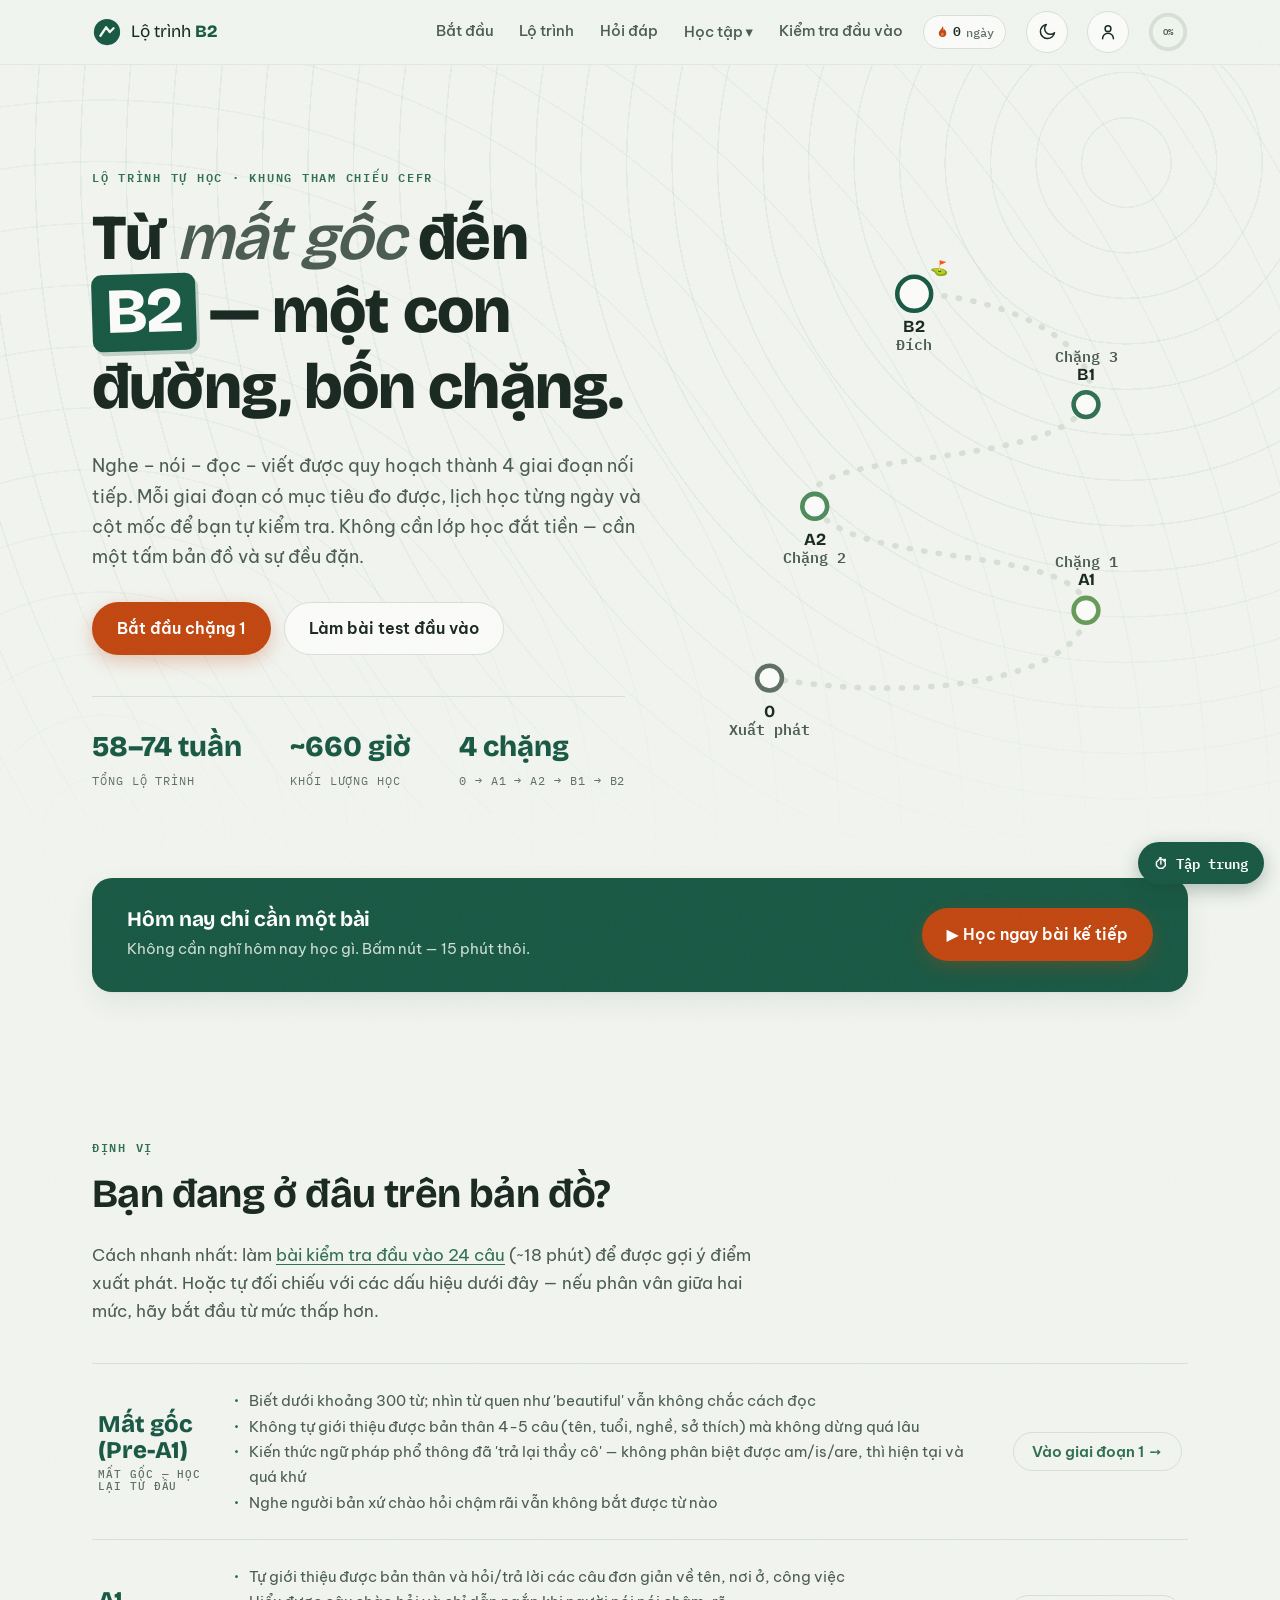
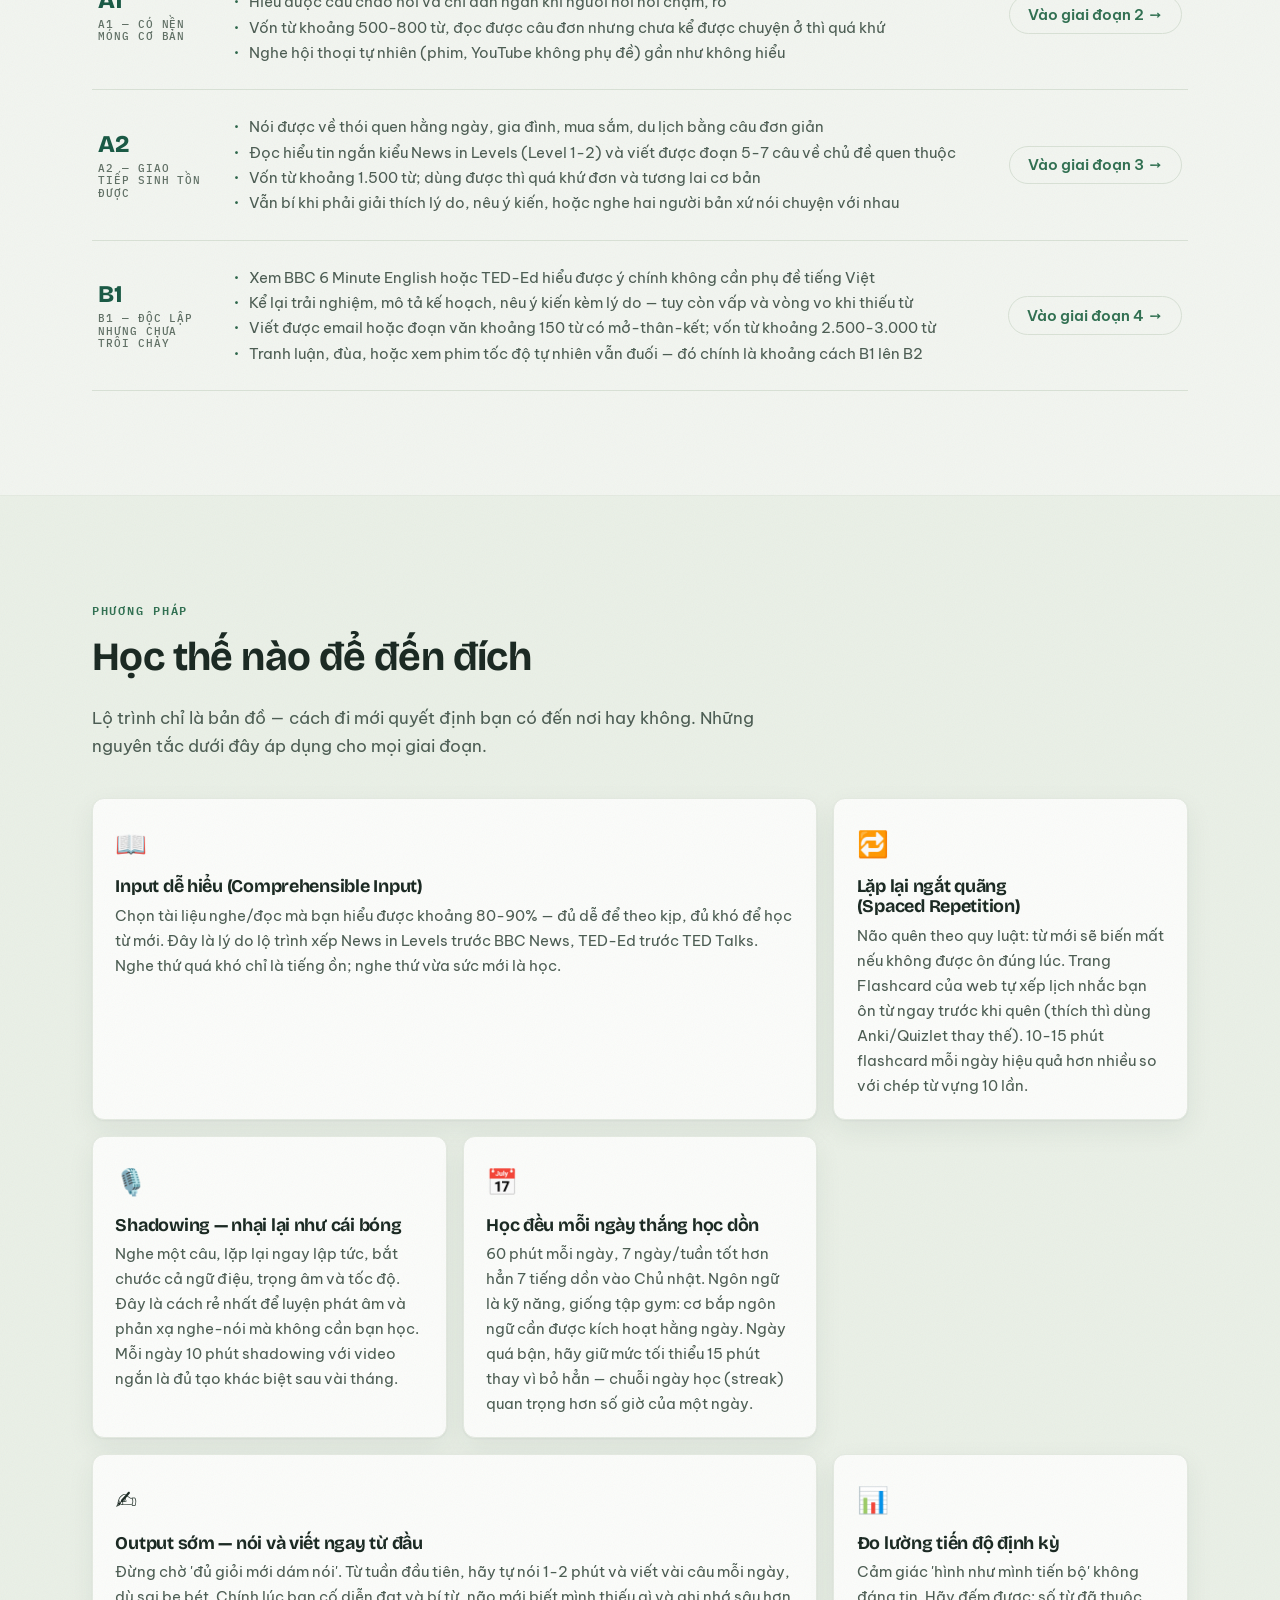
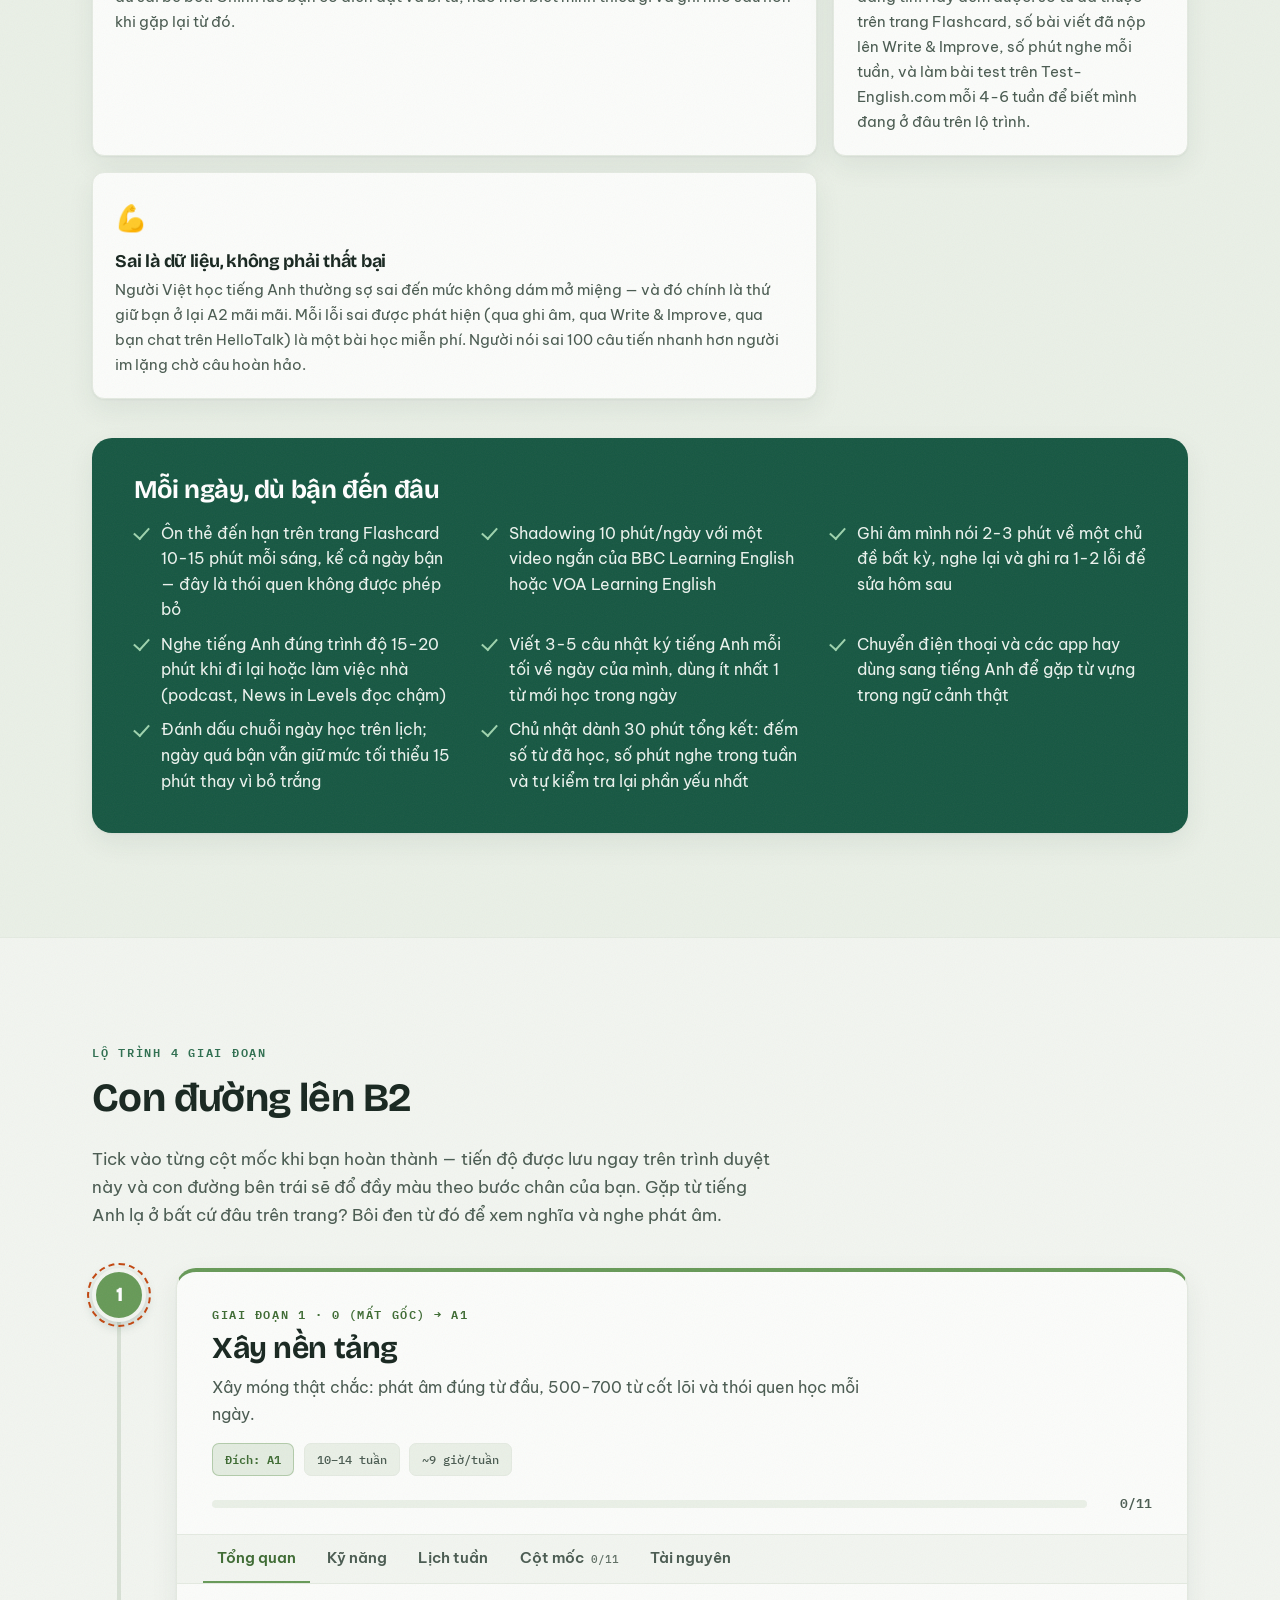
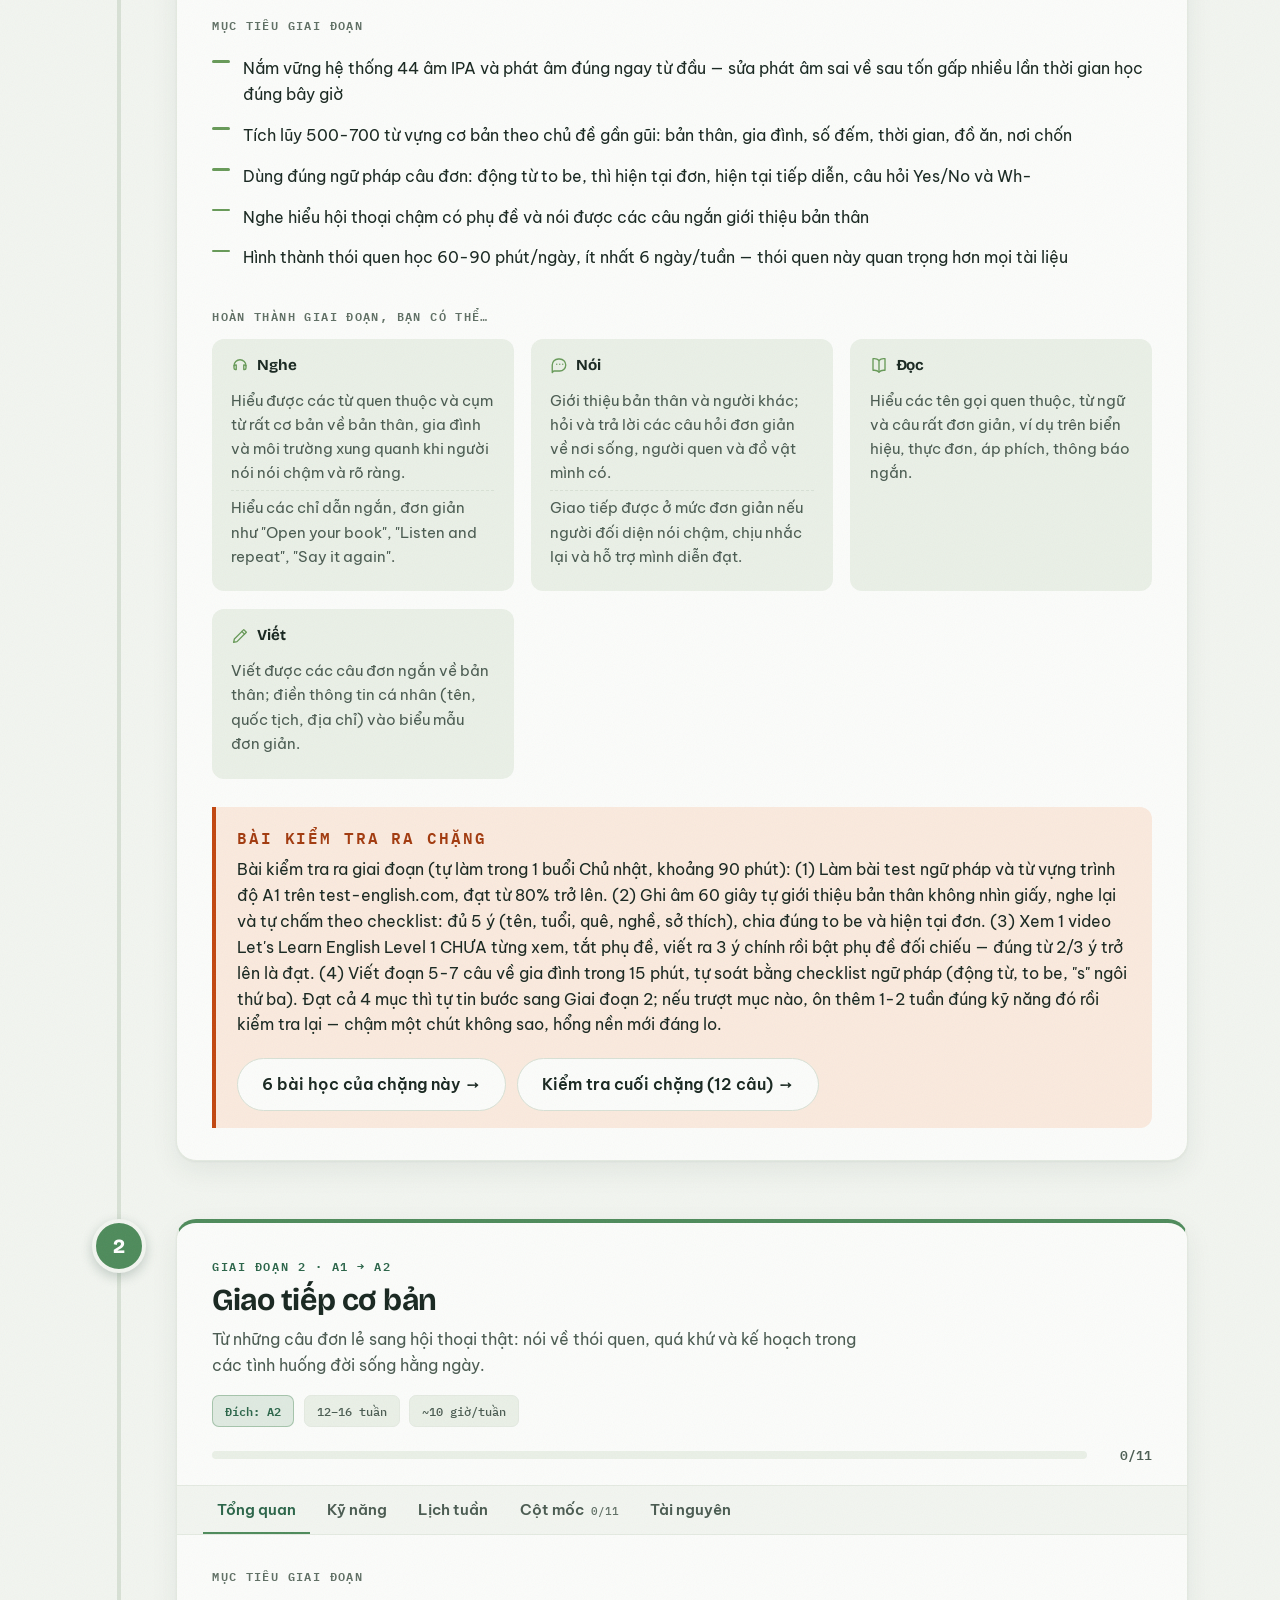
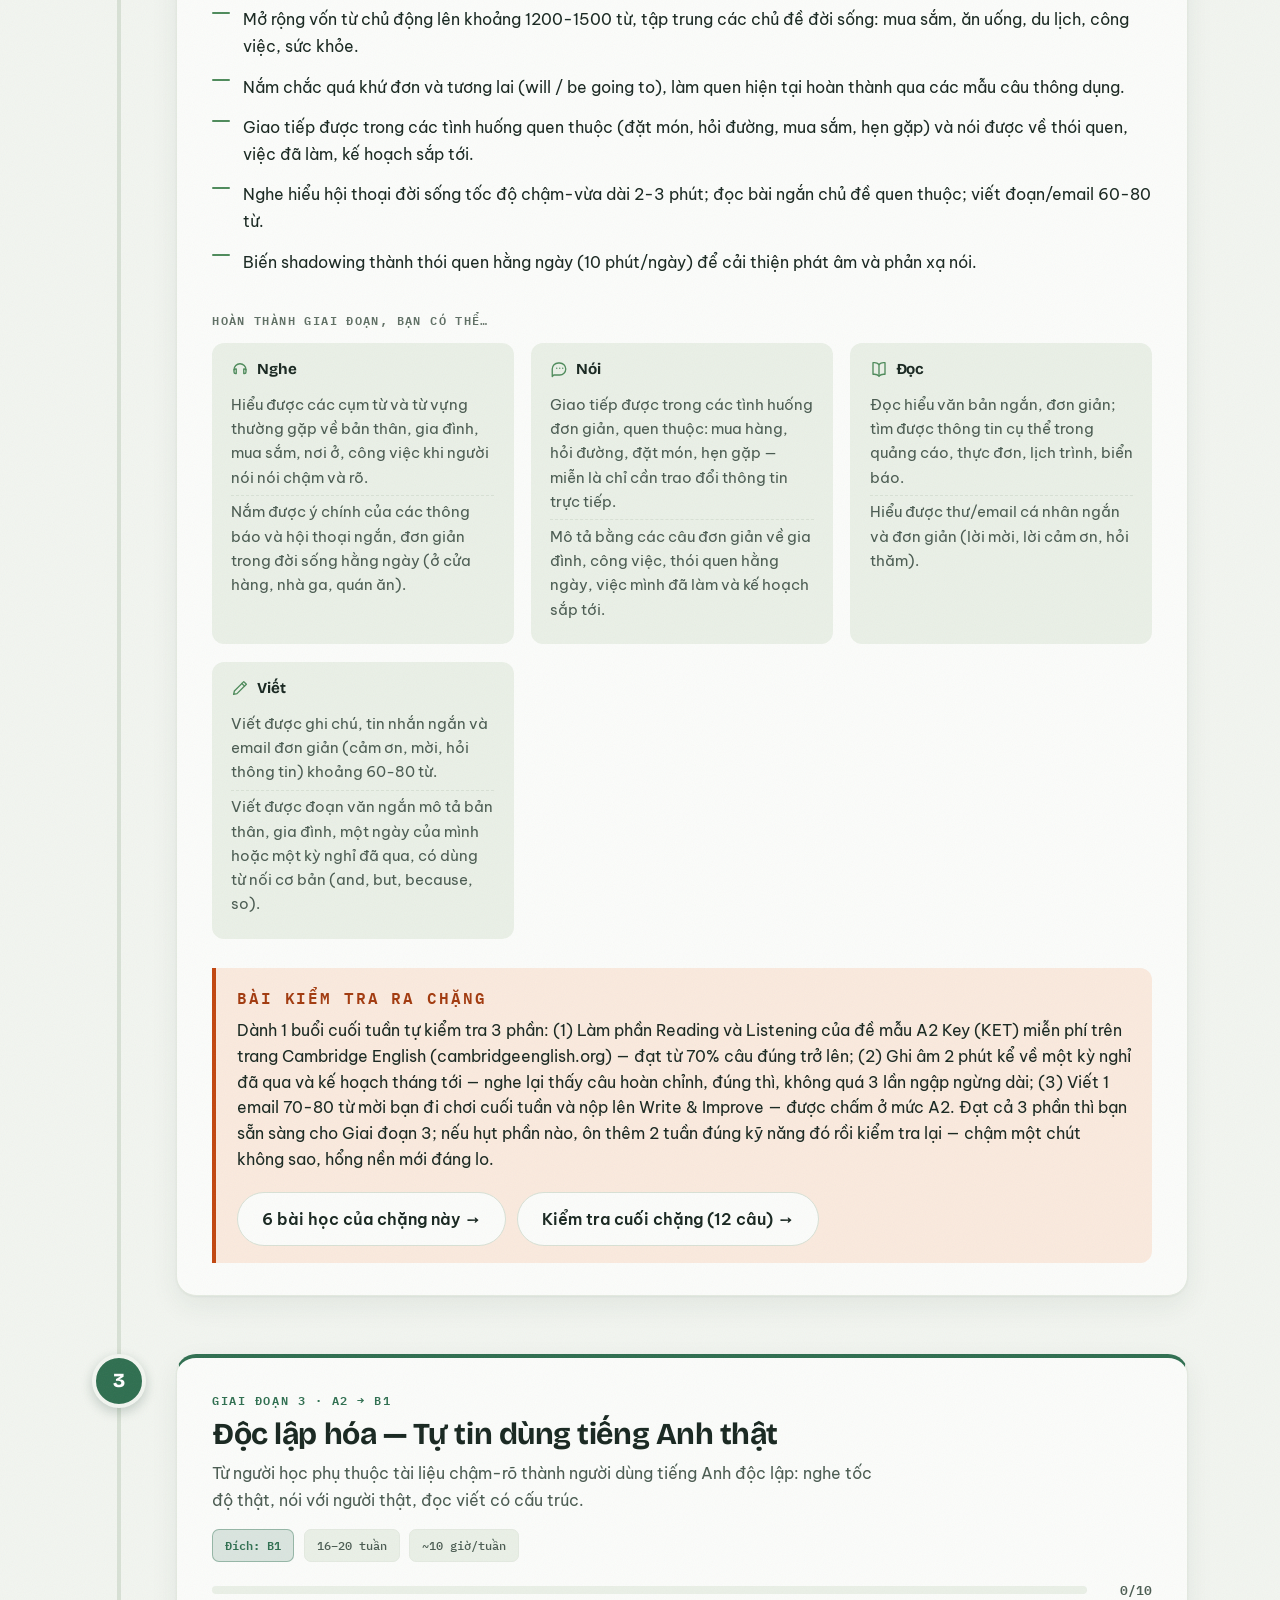
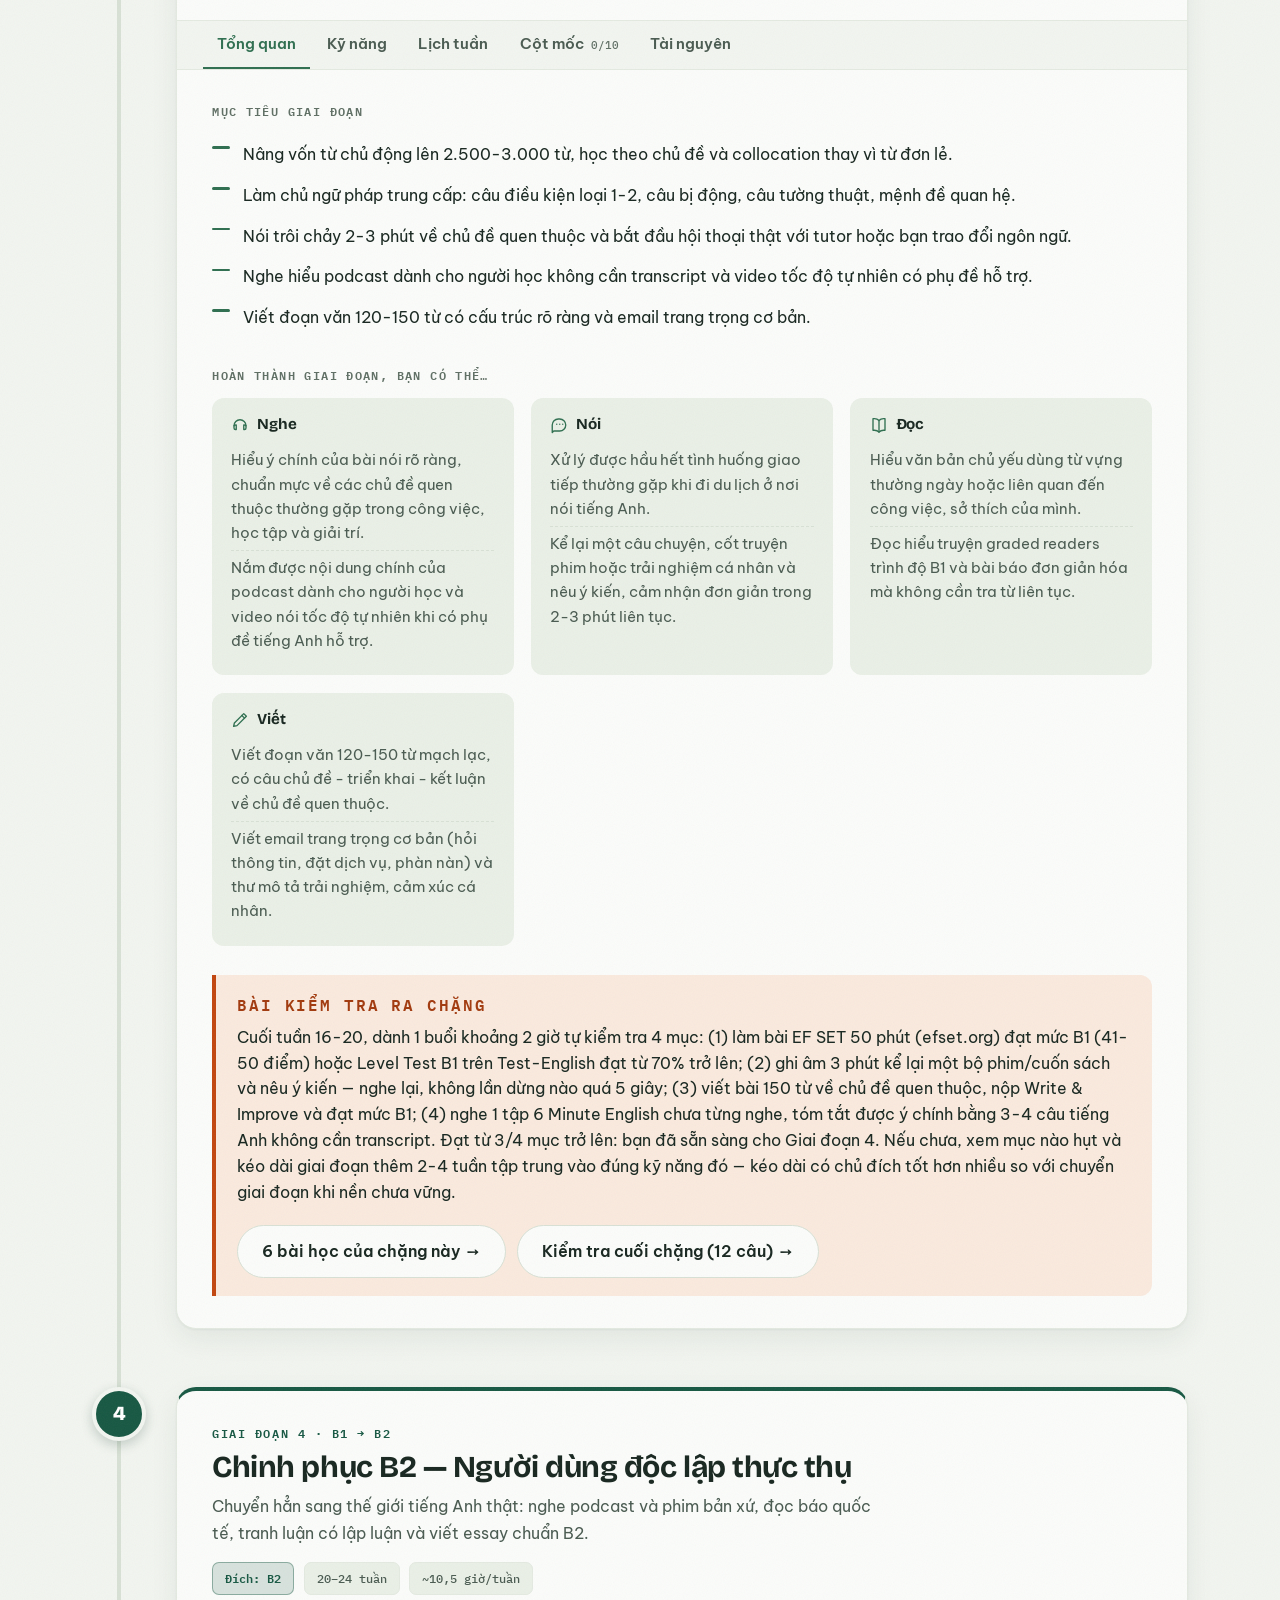
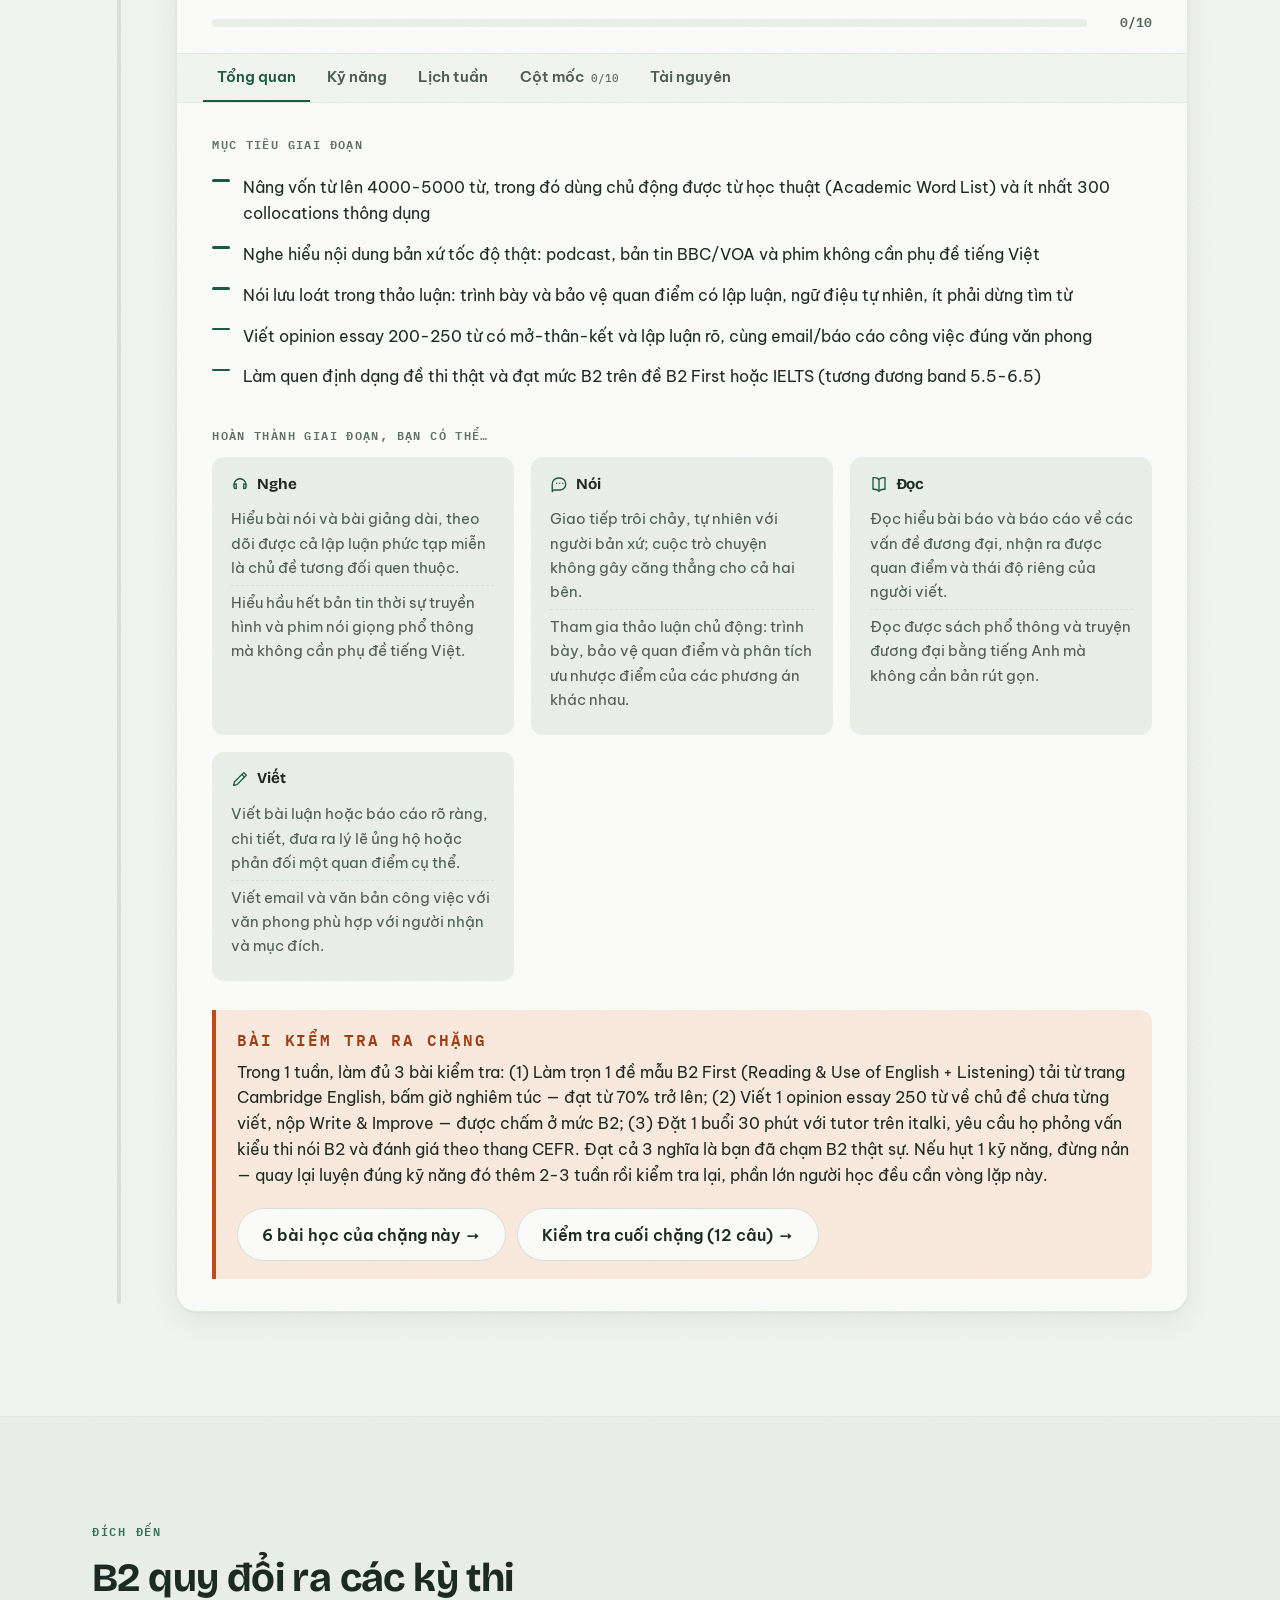
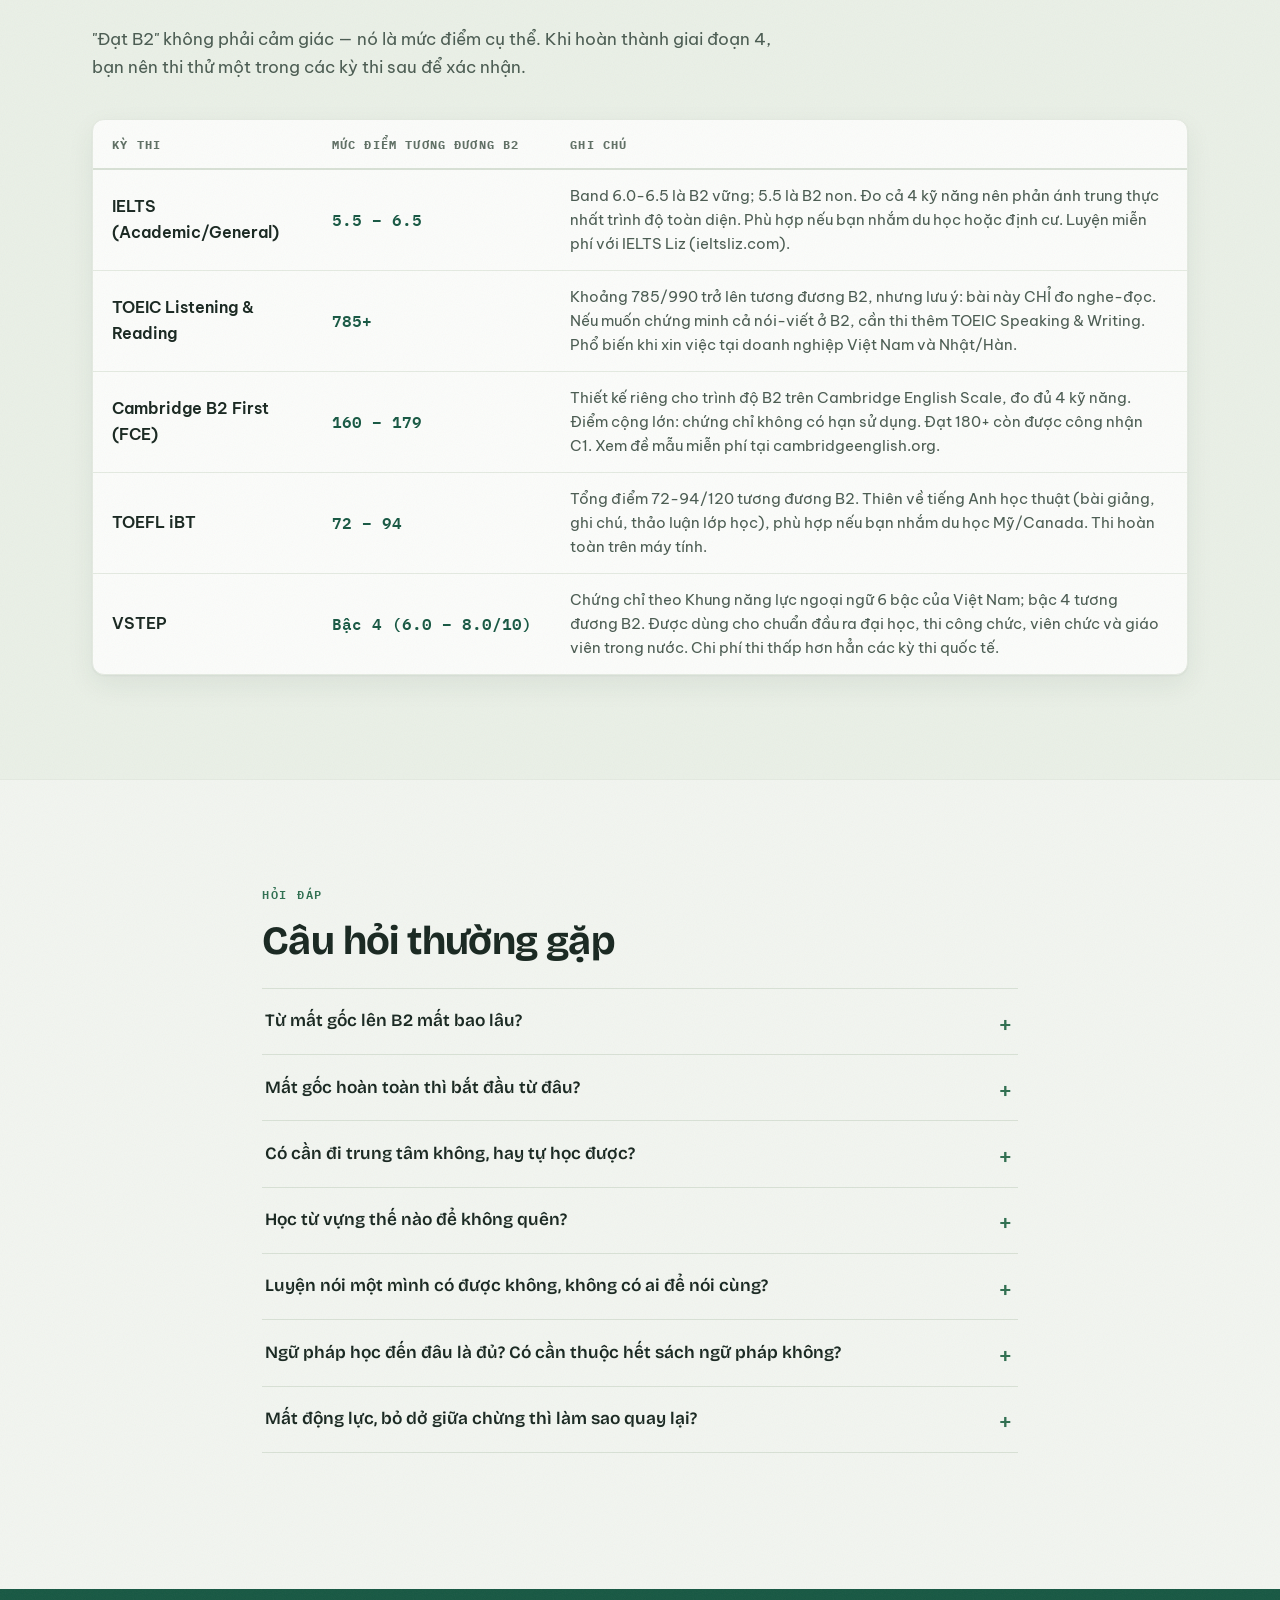
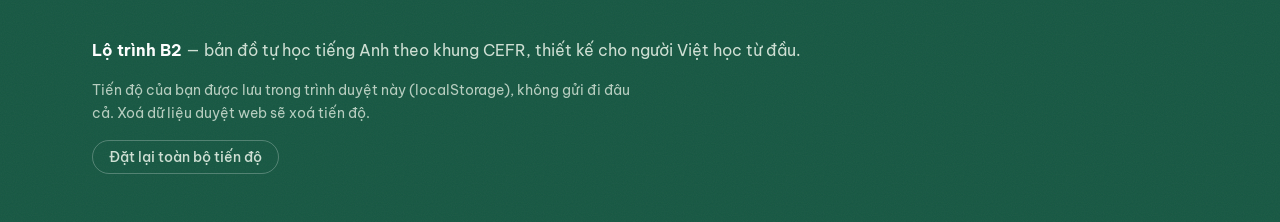
<file: index.html>
<!DOCTYPE html>
<html lang="vi">
<head>
  <meta charset="UTF-8">
  <meta name="viewport" content="width=device-width, initial-scale=1.0">
  <meta name="theme-color" content="#f2f5f0">
  <script>(function(){try{var t=localStorage.getItem("b2-theme");if(t!=="dark"&&t!=="light"){t=(window.matchMedia&&matchMedia("(prefers-color-scheme: dark)").matches)?"dark":"light";}document.documentElement.setAttribute("data-theme",t);var m=document.querySelector("meta[name=theme-color]");if(m)m.setAttribute("content",t==="dark"?"#121212":"#f2f5f0");}catch(e){}})();</script>
  <title>Lộ trình B2 — Tự học tiếng Anh từ mất gốc đến B2</title>
  <meta name="description" content="Lộ trình tự học tiếng Anh theo khung CEFR: 4 giai đoạn từ mất gốc đến B2, có lịch học từng ngày, cột mốc đo được và tài nguyên miễn phí.">
  <link rel="preconnect" href="https://fonts.googleapis.com">
  <link rel="preconnect" href="https://fonts.gstatic.com" crossorigin>
  <link rel="preload" as="style" href="https://fonts.googleapis.com/css2?family=Be+Vietnam+Pro:ital,wght@0,400;0,500;0,600;0,700;1,400&family=Bricolage+Grotesque:opsz,wght@12..96,400..800&family=IBM+Plex+Mono:wght@400;500;600&display=swap">
  <link rel="stylesheet" href="https://fonts.googleapis.com/css2?family=Be+Vietnam+Pro:ital,wght@0,400;0,500;0,600;0,700;1,400&family=Bricolage+Grotesque:opsz,wght@12..96,400..800&family=IBM+Plex+Mono:wght@400;500;600&display=swap" media="print" onload="this.media='all'">
  <noscript><link rel="stylesheet" href="https://fonts.googleapis.com/css2?family=Be+Vietnam+Pro:ital,wght@0,400;0,500;0,600;0,700;1,400&family=Bricolage+Grotesque:opsz,wght@12..96,400..800&family=IBM+Plex+Mono:wght@400;500;600&display=swap"></noscript>
  <link rel="stylesheet" href="styles.css">
  <link rel="icon" href="data:image/svg+xml,%3Csvg xmlns='http://www.w3.org/2000/svg' viewBox='0 0 32 32'%3E%3Ccircle cx='16' cy='16' r='14' fill='%23145A43'/%3E%3Cpath d='M9 20 L15 11 L19 16 L23 12' stroke='%23F3F6F2' stroke-width='2.5' fill='none' stroke-linecap='round' stroke-linejoin='round'/%3E%3C/svg%3E">
</head>
<body id="top">

  <header class="site-header">
    <div class="wrap header-inner">
      <a class="brand" href="#top" aria-label="Lộ trình B2 — về đầu trang">
        <svg class="brand-mark" viewBox="0 0 32 32" aria-hidden="true">
          <circle cx="16" cy="16" r="14" />
          <path d="M9 20 L15 11 L19 16 L23 12" />
        </svg>
        <span class="brand-name">Lộ trình <b>B2</b></span>
      </a>
      <nav class="site-nav" aria-label="Điều hướng chính">
        <a href="#bat-dau">Bắt đầu</a>
        <a href="#lo-trinh">Lộ trình</a>
        <a href="#faq">Hỏi đáp</a>
        <div class="nav-group">
          <button type="button" class="nav-group-btn" aria-expanded="false">Học tập ▾</button>
          <div class="nav-drop" hidden>
            <a href="lessons.html">Bài học</a>
            <a href="practice.html">Luyện kỹ năng</a>
            <a href="flashcards.html">Flashcard</a>
            <a href="ipa.html">Phát âm &amp; phương pháp</a>
            <a href="video.html">Video song ngữ</a>
          </div>
        </div>
        <a href="placement-test.html">Kiểm tra đầu vào</a>
      </nav>
      <div class="header-progress" id="header-progress" role="img" aria-label="Tiến độ toàn lộ trình: 0%" title="Tiến độ toàn lộ trình — lưu trên trình duyệt này">
        <svg viewBox="0 0 36 36" aria-hidden="true">
          <circle class="ring-track" cx="18" cy="18" r="15.5" />
          <circle class="ring-fill" cx="18" cy="18" r="15.5" />
        </svg>
        <span class="header-progress-num" id="header-progress-num">0%</span>
      </div>
    </div>
  </header>

  <main>
    <!-- ====== HERO ====== -->
    <section class="hero">
      <div class="hero-contours" aria-hidden="true"></div>
      <div class="wrap hero-grid">
        <div class="hero-copy">
          <p class="eyebrow">Lộ trình tự học · Khung tham chiếu CEFR</p>
          <h1>Từ <em>mất gốc</em> đến <span class="lvl-b2">B2</span> — một con đường, bốn chặng.</h1>
          <p class="lede">Nghe – nói – đọc – viết được quy hoạch thành 4 giai đoạn nối tiếp. Mỗi giai đoạn có mục tiêu đo được, lịch học từng ngày và cột mốc để bạn tự kiểm tra. Không cần lớp học đắt tiền — cần một tấm bản đồ và sự đều đặn.</p>
          <div class="hero-actions">
            <a class="btn btn-primary" href="#lo-trinh">Bắt đầu chặng 1</a>
            <a class="btn btn-ghost" href="placement-test.html">Làm bài test đầu vào</a>
          </div>
          <dl class="hero-stats" id="hero-stats">
            <!-- filled by app.js from roadmap data -->
          </dl>
        </div>
        <div class="hero-map" aria-hidden="true">
          <svg id="hero-trail" viewBox="0 0 420 462">
            <!-- trail drawn by app.js -->
          </svg>
        </div>
      </div>
    </section>

    <!-- ====== HÔM NAY: một việc duy nhất, không phải chọn ====== -->
    <section class="section" style="padding-block: 0;">
      <div class="wrap">
        <div class="today-card">
          <div style="flex:1; min-width: 240px;">
            <h2>Hôm nay chỉ cần một bài</h2>
            <p id="today-streak">Không cần nghĩ hôm nay học gì. Bấm nút — 15 phút thôi.</p>
          </div>
          <a class="btn btn-primary" href="lessons.html#next">▶ Học ngay bài kế tiếp</a>
        </div>
      </div>
    </section>

    <!-- ====== PLACEMENT ====== -->
    <section class="section" id="bat-dau">
      <div class="wrap">
        <p class="eyebrow">Định vị</p>
        <h2>Bạn đang ở đâu trên bản đồ?</h2>
        <p class="section-lede">Cách nhanh nhất: làm <a href="placement-test.html">bài kiểm tra đầu vào 24 câu</a> (~18 phút) để được gợi ý điểm xuất phát. Hoặc tự đối chiếu với các dấu hiệu dưới đây — nếu phân vân giữa hai mức, hãy bắt đầu từ mức thấp hơn.</p>
        <div class="placement-list" id="placement-list"></div>
        <div class="placement-saved" id="placement-saved" hidden></div>
      </div>
    </section>

    <!-- ====== METHOD ====== -->
    <section class="section section-tinted" id="phuong-phap">
      <div class="wrap">
        <p class="eyebrow">Phương pháp</p>
        <h2>Học thế nào để đến đích</h2>
        <p class="section-lede">Lộ trình chỉ là bản đồ — cách đi mới quyết định bạn có đến nơi hay không. Những nguyên tắc dưới đây áp dụng cho mọi giai đoạn.</p>
        <div class="principles-grid" id="principles-grid"></div>
        <div class="habits-strip" id="habits-strip">
          <h3>Mỗi ngày, dù bận đến đâu</h3>
          <ul id="habits-list"></ul>
        </div>
      </div>
    </section>

    <!-- ====== ROADMAP ====== -->
    <section class="section" id="lo-trinh">
      <div class="wrap">
        <p class="eyebrow">Lộ trình 4 giai đoạn</p>
        <h2>Con đường lên B2</h2>
        <p class="section-lede">Tick vào từng cột mốc khi bạn hoàn thành — tiến độ được lưu ngay trên trình duyệt này và con đường bên trái sẽ đổ đầy màu theo bước chân của bạn. Gặp từ tiếng Anh lạ ở bất cứ đâu trên trang? Bôi đen từ đó để xem nghĩa và nghe phát âm.</p>
      </div>
      <div class="wrap roadmap" id="roadmap">
        <div class="spine" aria-hidden="true">
          <div class="spine-fill" id="spine-fill"></div>
        </div>
        <div class="stages" id="stages"></div>
      </div>
    </section>

    <!-- ====== B2 BENCHMARKS ====== -->
    <section class="section section-tinted" id="chuan-b2">
      <div class="wrap">
        <p class="eyebrow">Đích đến</p>
        <h2>B2 quy đổi ra các kỳ thi</h2>
        <p class="section-lede">"Đạt B2" không phải cảm giác — nó là mức điểm cụ thể. Khi hoàn thành giai đoạn 4, bạn nên thi thử một trong các kỳ thi sau để xác nhận.</p>
        <div class="benchmark-table-wrap">
          <table class="benchmark-table" id="benchmark-table">
            <thead>
              <tr><th scope="col">Kỳ thi</th><th scope="col">Mức điểm tương đương B2</th><th scope="col">Ghi chú</th></tr>
            </thead>
            <tbody></tbody>
          </table>
        </div>
      </div>
    </section>

    <!-- ====== FAQ ====== -->
    <section class="section" id="faq">
      <div class="wrap wrap-narrow">
        <p class="eyebrow">Hỏi đáp</p>
        <h2>Câu hỏi thường gặp</h2>
        <div class="faq-list" id="faq-list"></div>
      </div>
    </section>
  </main>

  <footer class="site-footer">
    <div class="wrap footer-inner">
      <p><b>Lộ trình B2</b> — bản đồ tự học tiếng Anh theo khung CEFR, thiết kế cho người Việt học từ đầu.</p>
      <p class="footer-note">Tiến độ của bạn được lưu trong trình duyệt này (localStorage), không gửi đi đâu cả. Xoá dữ liệu duyệt web sẽ xoá tiến độ.</p>
      <button class="btn-reset" id="btn-reset-progress" type="button">Đặt lại toàn bộ tiến độ</button>
    </div>
  </footer>

  <script defer src="roadmap-data.js"></script>
  <script defer src="app.js"></script>
  <script defer src="focus-tools.js"></script>
  <script defer src="sync-config.js"></script>
  <script defer src="sync.js"></script>
  <script defer src="word-lookup.js"></script>
  <script defer src="theme-toggle.js"></script>
</body>
</html>
</file>
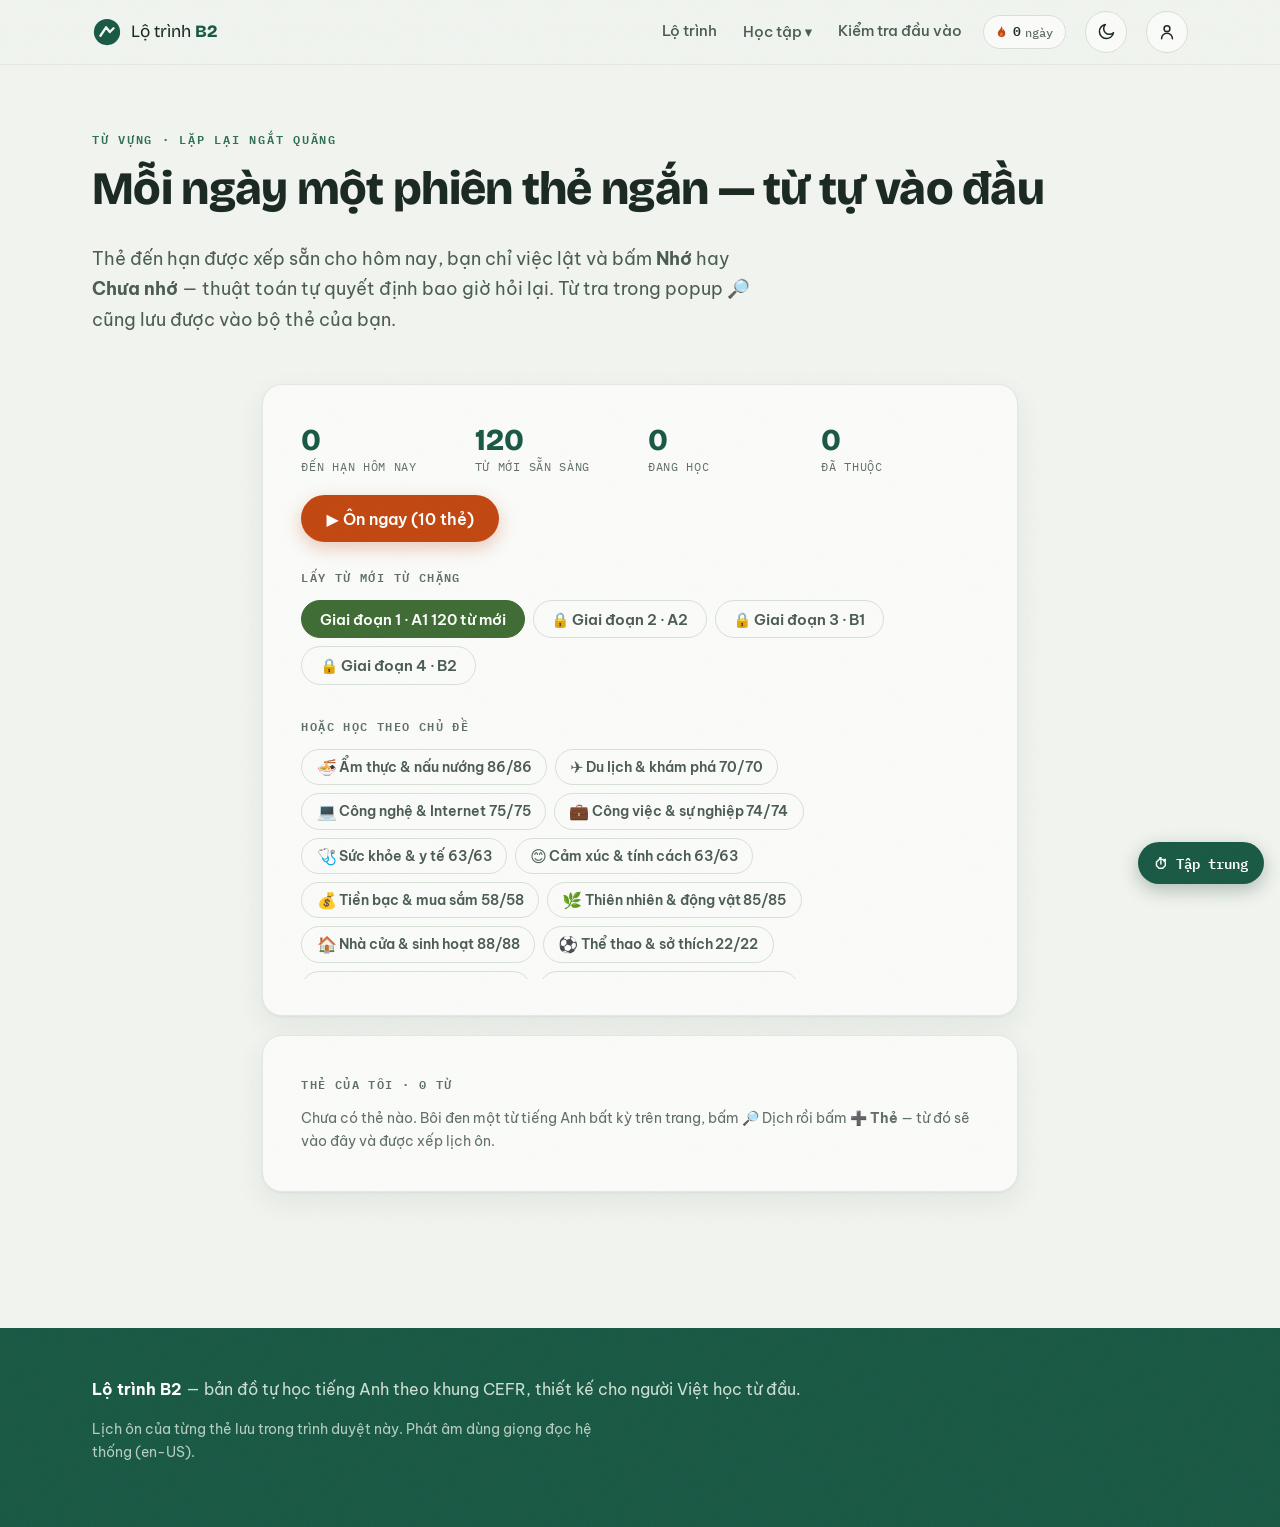
<file: flashcards.html>
<!DOCTYPE html>
<html lang="vi">
<head>
  <meta charset="UTF-8">
  <meta name="viewport" content="width=device-width, initial-scale=1.0">
  <meta name="theme-color" content="#f2f5f0">
  <script>(function(){try{var t=localStorage.getItem("b2-theme");if(t!=="dark"&&t!=="light"){t=(window.matchMedia&&matchMedia("(prefers-color-scheme: dark)").matches)?"dark":"light";}document.documentElement.setAttribute("data-theme",t);var m=document.querySelector("meta[name=theme-color]");if(m)m.setAttribute("content",t==="dark"?"#121212":"#f2f5f0");}catch(e){}})();</script>
  <title>Flashcard — Lộ trình B2</title>
  <meta name="description" content="Flashcard từ vựng theo từng chặng với lặp lại ngắt quãng (spaced repetition): mỗi ngày một phiên ngắn, hai nút Nhớ/Chưa nhớ, có phát âm.">
  <link rel="preconnect" href="https://fonts.googleapis.com">
  <link rel="preconnect" href="https://fonts.gstatic.com" crossorigin>
  <link rel="preload" as="style" href="https://fonts.googleapis.com/css2?family=Be+Vietnam+Pro:ital,wght@0,400;0,500;0,600;0,700;1,400&family=Bricolage+Grotesque:opsz,wght@12..96,400..800&family=IBM+Plex+Mono:wght@400;500;600&display=swap">
  <link rel="stylesheet" href="https://fonts.googleapis.com/css2?family=Be+Vietnam+Pro:ital,wght@0,400;0,500;0,600;0,700;1,400&family=Bricolage+Grotesque:opsz,wght@12..96,400..800&family=IBM+Plex+Mono:wght@400;500;600&display=swap" media="print" onload="this.media='all'">
  <noscript><link rel="stylesheet" href="https://fonts.googleapis.com/css2?family=Be+Vietnam+Pro:ital,wght@0,400;0,500;0,600;0,700;1,400&family=Bricolage+Grotesque:opsz,wght@12..96,400..800&family=IBM+Plex+Mono:wght@400;500;600&display=swap"></noscript>
  <link rel="stylesheet" href="styles.css">
  <link rel="icon" href="data:image/svg+xml,%3Csvg xmlns='http://www.w3.org/2000/svg' viewBox='0 0 32 32'%3E%3Ccircle cx='16' cy='16' r='14' fill='%23145A43'/%3E%3Cpath d='M9 20 L15 11 L19 16 L23 12' stroke='%23F3F6F2' stroke-width='2.5' fill='none' stroke-linecap='round' stroke-linejoin='round'/%3E%3C/svg%3E">
</head>
<body>

  <header class="site-header">
    <div class="wrap header-inner">
      <a class="brand" href="index.html" aria-label="Lộ trình B2 — về trang chủ">
        <svg class="brand-mark" viewBox="0 0 32 32" aria-hidden="true">
          <circle cx="16" cy="16" r="14" />
          <path d="M9 20 L15 11 L19 16 L23 12" />
        </svg>
        <span class="brand-name">Lộ trình <b>B2</b></span>
      </a>
      <nav class="site-nav" aria-label="Điều hướng chính">
        <a href="index.html#lo-trinh">Lộ trình</a>
        <div class="nav-group">
          <button type="button" class="nav-group-btn" aria-expanded="false">Học tập ▾</button>
          <div class="nav-drop" hidden>
            <a href="lessons.html">Bài học</a>
            <a href="practice.html">Luyện kỹ năng</a>
            <a href="flashcards.html" aria-current="page">Flashcard</a>
            <a href="ipa.html">Phát âm &amp; phương pháp</a>
            <a href="video.html">Video song ngữ</a>
          </div>
        </div>
        <a href="placement-test.html">Kiểm tra đầu vào</a>
      </nav>
    </div>
  </header>

  <main>
    <section class="subpage-hero">
      <div class="wrap">
        <p class="eyebrow">Từ vựng · lặp lại ngắt quãng</p>
        <h1>Mỗi ngày một phiên thẻ ngắn — từ tự vào đầu</h1>
        <p class="lede">Thẻ đến hạn được xếp sẵn cho hôm nay, bạn chỉ việc lật và bấm <b>Nhớ</b> hay <b>Chưa nhớ</b> — thuật toán tự quyết định bao giờ hỏi lại. Từ tra trong popup 🔎 cũng lưu được vào bộ thẻ của bạn.</p>
      </div>
    </section>

    <section class="section" style="padding-top: 0.5rem;">
      <div class="wrap wrap-narrow">
        <div id="flashcards-root">
          <noscript><p>Trang này cần JavaScript để ôn thẻ.</p></noscript>
        </div>
      </div>
    </section>
  </main>

  <footer class="site-footer">
    <div class="wrap footer-inner">
      <p><b>Lộ trình B2</b> — bản đồ tự học tiếng Anh theo khung CEFR, thiết kế cho người Việt học từ đầu.</p>
      <p class="footer-note">Lịch ôn của từng thẻ lưu trong trình duyệt này. Phát âm dùng giọng đọc hệ thống (en-US).</p>
    </div>
  </footer>

  <script defer src="flashcards-data.js"></script>
  <script defer src="flashcards-topics-data.js"></script>
  <script defer src="lessons-data.js"></script>
  <script defer src="progression.js"></script>
  <script defer src="flashcards-app.js"></script>
  <script defer src="focus-tools.js"></script>
  <script defer src="sync-config.js"></script>
  <script defer src="sync.js"></script>
  <script defer src="word-lookup.js"></script>
  <script defer src="theme-toggle.js"></script>
</body>
</html>
</file>
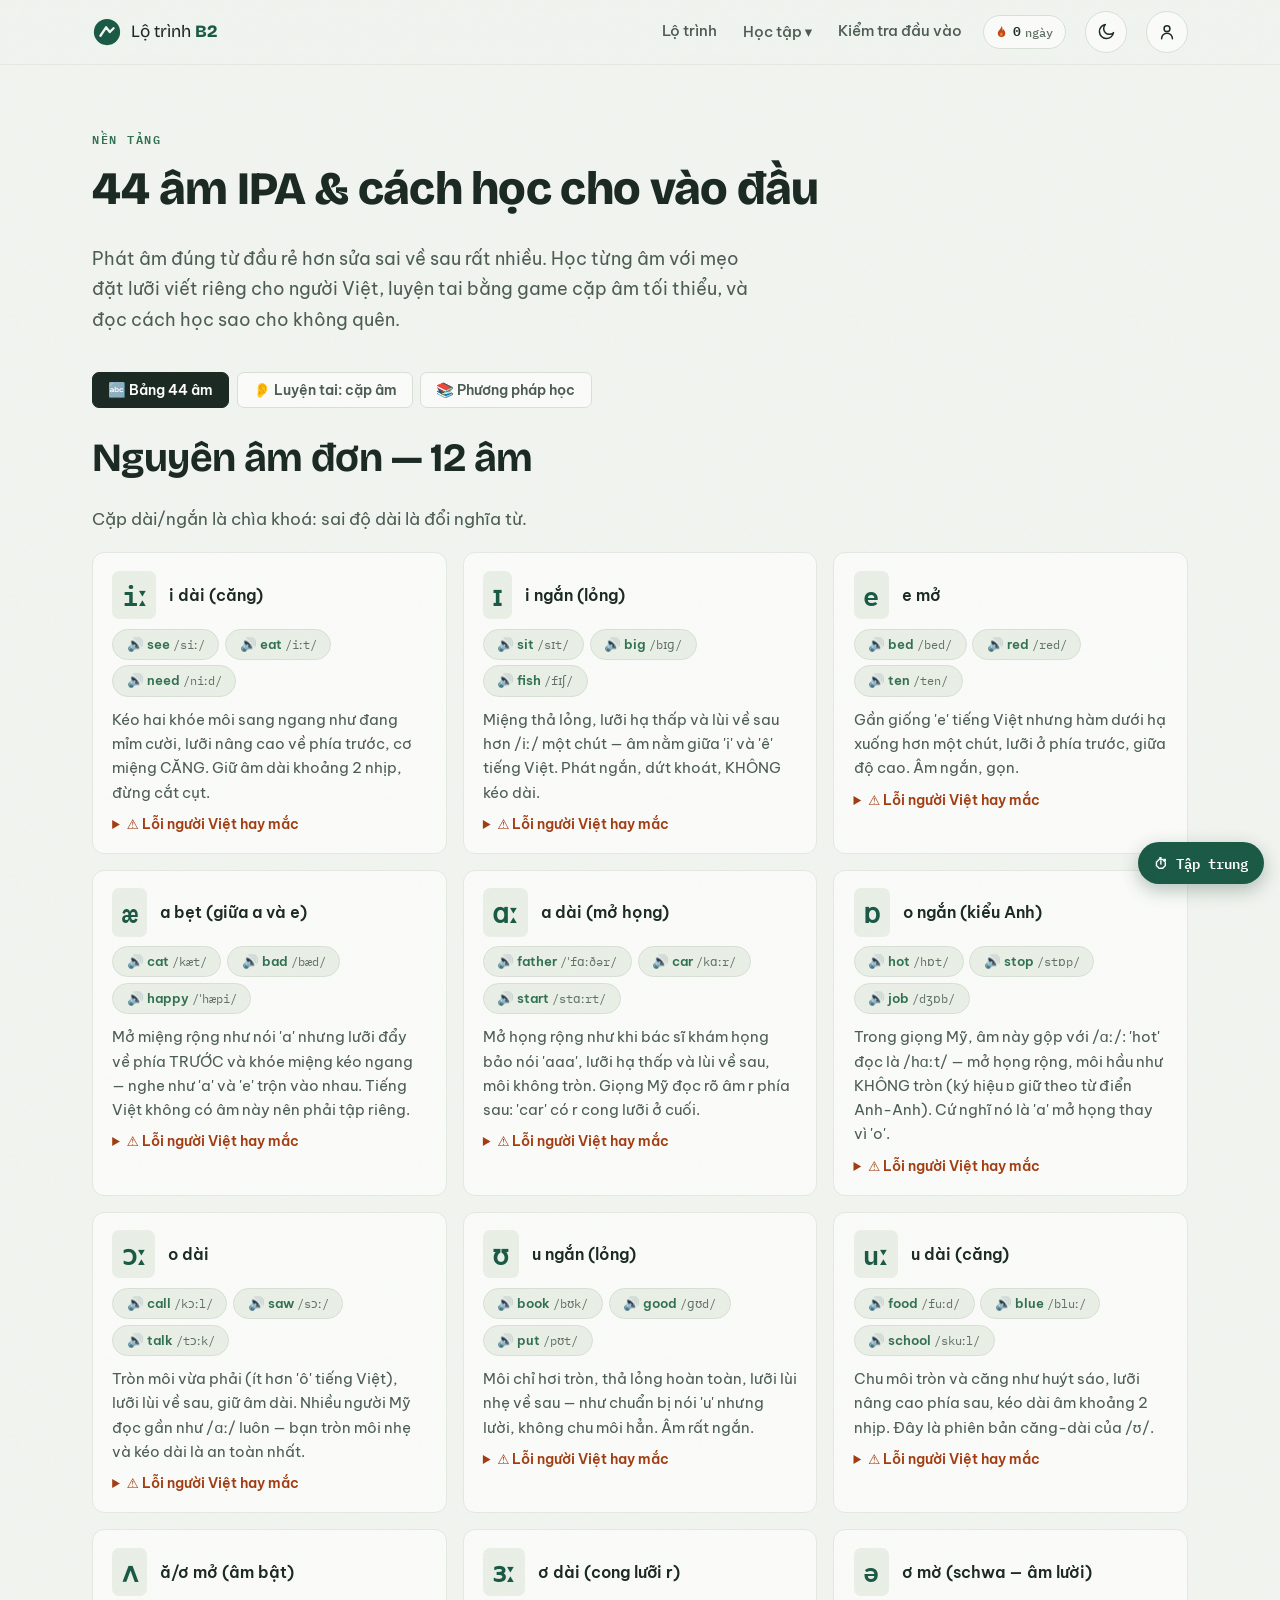
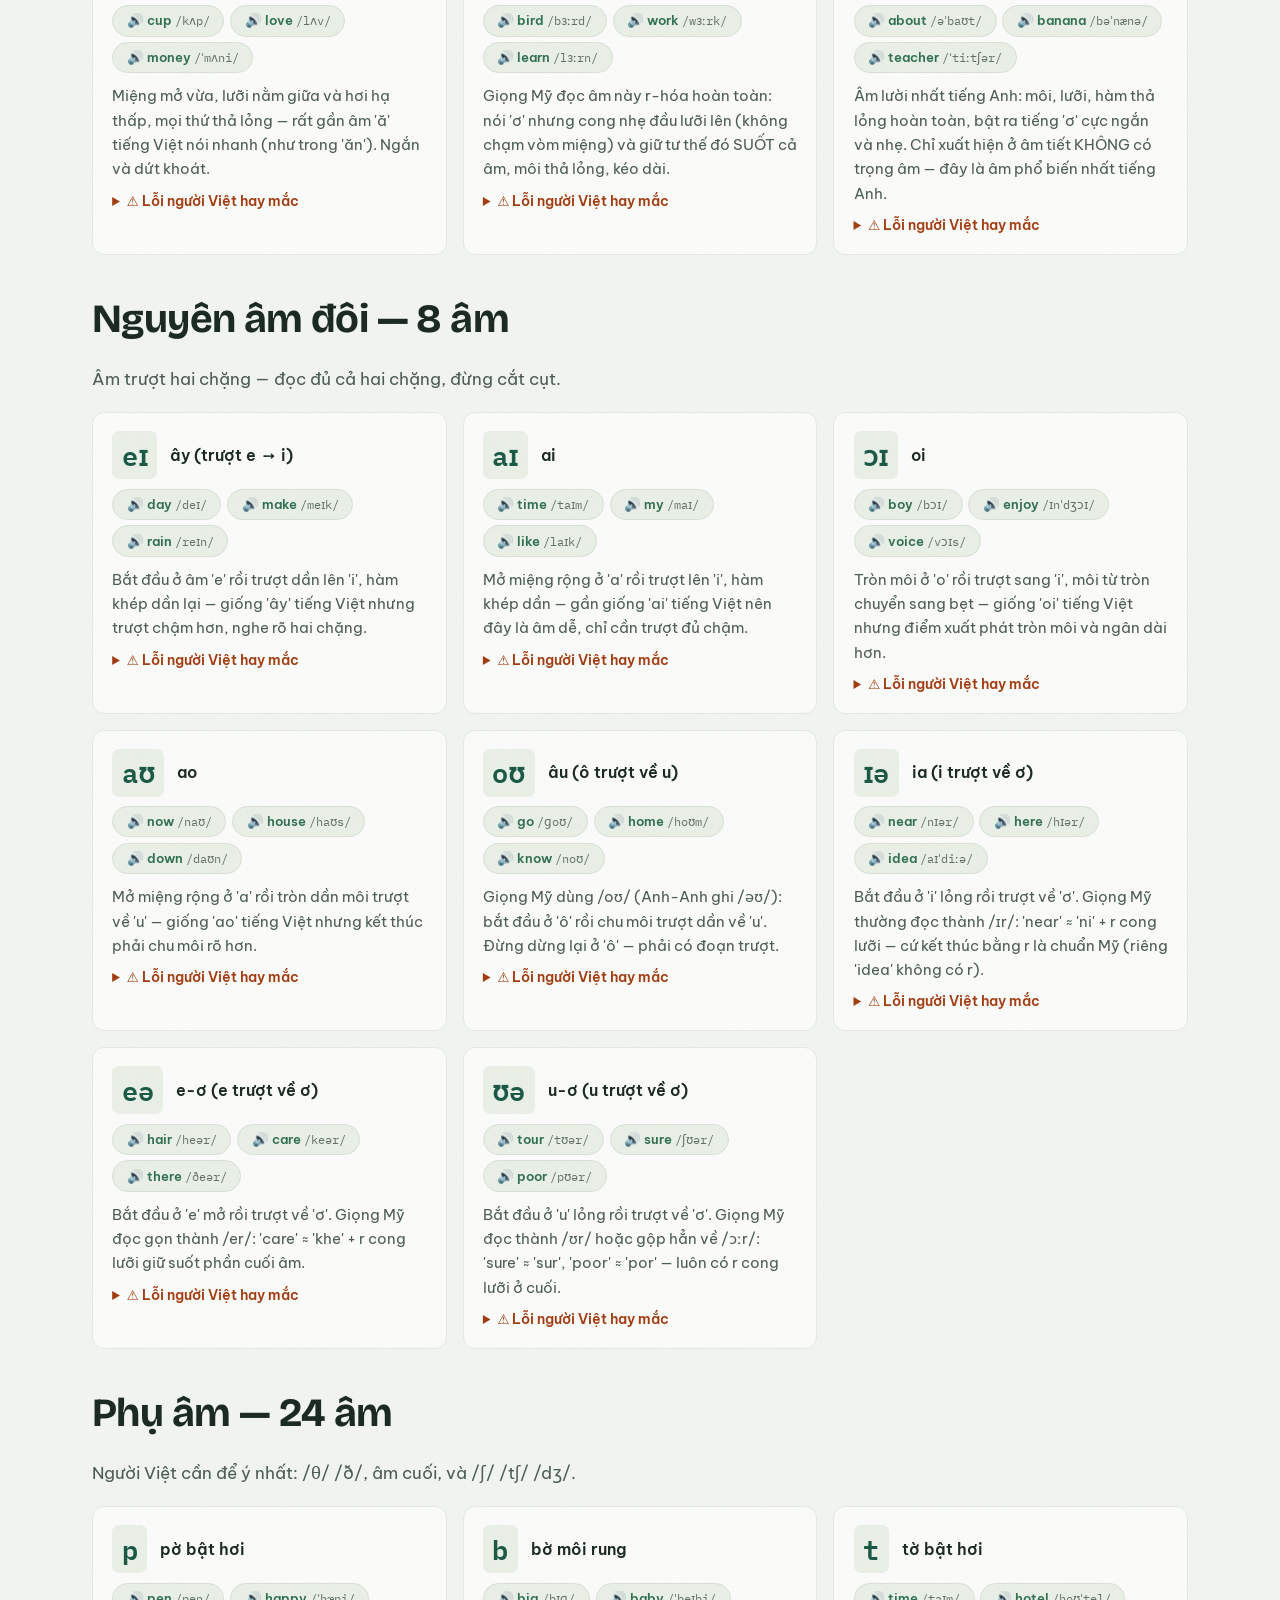
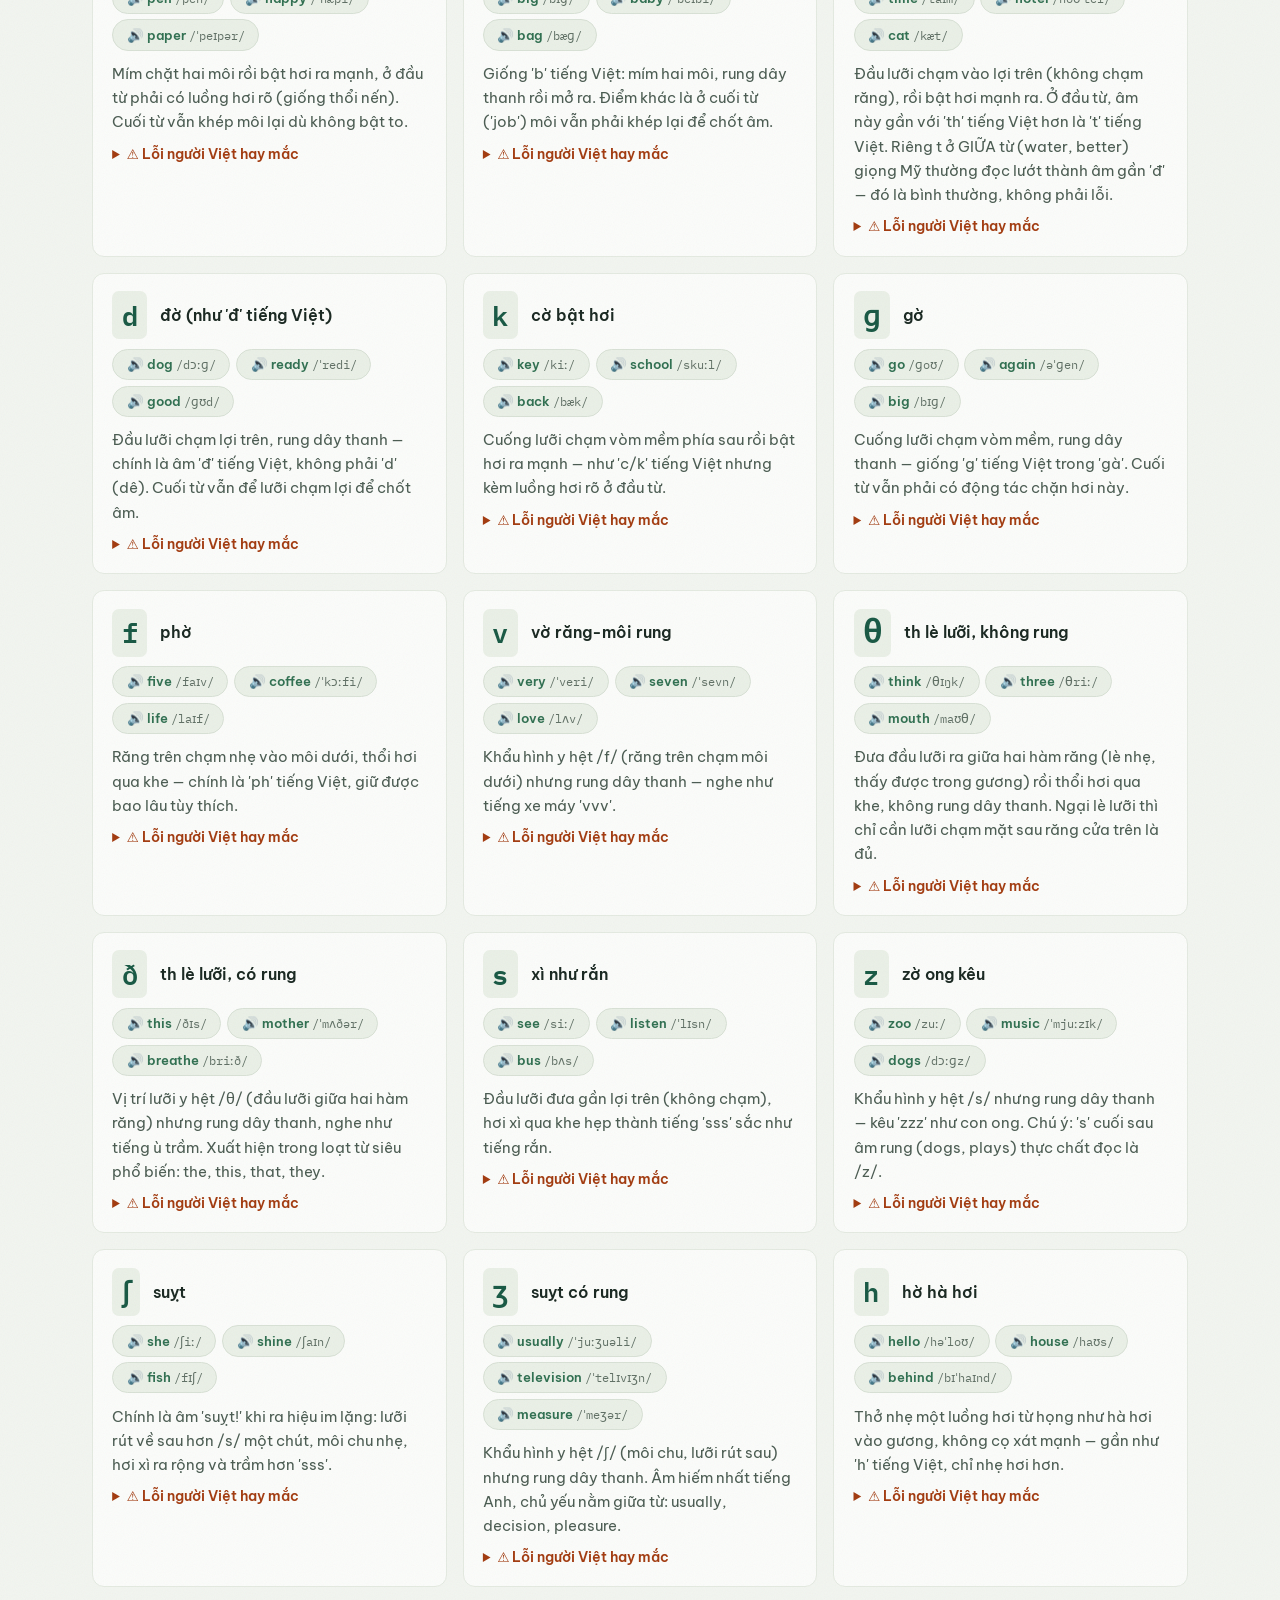
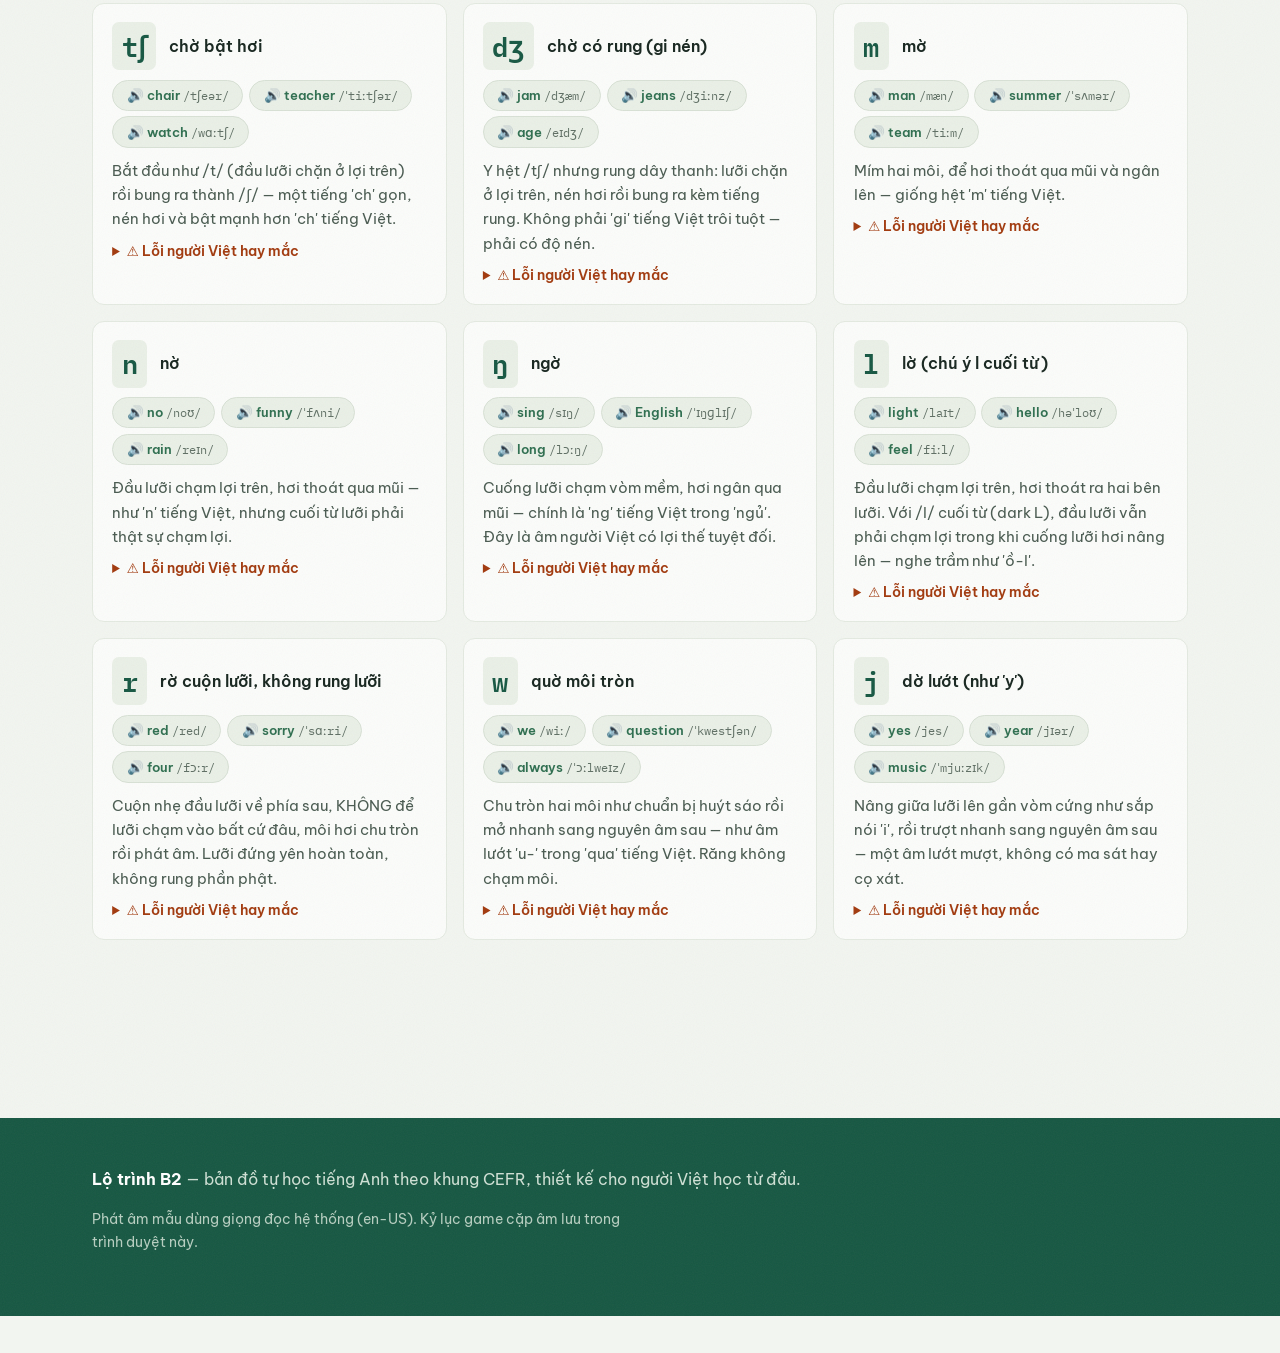
<file: ipa.html>
<!DOCTYPE html>
<html lang="vi">
<head>
  <meta charset="UTF-8">
  <meta name="viewport" content="width=device-width, initial-scale=1.0">
  <meta name="theme-color" content="#f2f5f0">
  <script>(function(){try{var t=localStorage.getItem("b2-theme");if(t!=="dark"&&t!=="light"){t=(window.matchMedia&&matchMedia("(prefers-color-scheme: dark)").matches)?"dark":"light";}document.documentElement.setAttribute("data-theme",t);var m=document.querySelector("meta[name=theme-color]");if(m)m.setAttribute("content",t==="dark"?"#121212":"#f2f5f0");}catch(e){}})();</script>
  <title>Phát âm IPA & phương pháp học — Lộ trình B2</title>
  <meta name="description" content="Bảng 44 âm IPA với mẹo đặt lưỡi cho người Việt, game phân biệt cặp âm tối thiểu và các bài về phương pháp tự học hiệu quả.">
  <link rel="preconnect" href="https://fonts.googleapis.com">
  <link rel="preconnect" href="https://fonts.gstatic.com" crossorigin>
  <link rel="preload" as="style" href="https://fonts.googleapis.com/css2?family=Be+Vietnam+Pro:ital,wght@0,400;0,500;0,600;0,700;1,400&family=Bricolage+Grotesque:opsz,wght@12..96,400..800&family=IBM+Plex+Mono:wght@400;500;600&display=swap">
  <link rel="stylesheet" href="https://fonts.googleapis.com/css2?family=Be+Vietnam+Pro:ital,wght@0,400;0,500;0,600;0,700;1,400&family=Bricolage+Grotesque:opsz,wght@12..96,400..800&family=IBM+Plex+Mono:wght@400;500;600&display=swap" media="print" onload="this.media='all'">
  <noscript><link rel="stylesheet" href="https://fonts.googleapis.com/css2?family=Be+Vietnam+Pro:ital,wght@0,400;0,500;0,600;0,700;1,400&family=Bricolage+Grotesque:opsz,wght@12..96,400..800&family=IBM+Plex+Mono:wght@400;500;600&display=swap"></noscript>
  <link rel="stylesheet" href="styles.css">
  <link rel="icon" href="data:image/svg+xml,%3Csvg xmlns='http://www.w3.org/2000/svg' viewBox='0 0 32 32'%3E%3Ccircle cx='16' cy='16' r='14' fill='%23145A43'/%3E%3Cpath d='M9 20 L15 11 L19 16 L23 12' stroke='%23F3F6F2' stroke-width='2.5' fill='none' stroke-linecap='round' stroke-linejoin='round'/%3E%3C/svg%3E">
</head>
<body>

  <header class="site-header">
    <div class="wrap header-inner">
      <a class="brand" href="index.html" aria-label="Lộ trình B2 — về trang chủ">
        <svg class="brand-mark" viewBox="0 0 32 32" aria-hidden="true">
          <circle cx="16" cy="16" r="14" />
          <path d="M9 20 L15 11 L19 16 L23 12" />
        </svg>
        <span class="brand-name">Lộ trình <b>B2</b></span>
      </a>
      <nav class="site-nav" aria-label="Điều hướng chính">
        <a href="index.html#lo-trinh">Lộ trình</a>
        <div class="nav-group">
          <button type="button" class="nav-group-btn" aria-expanded="false">Học tập ▾</button>
          <div class="nav-drop" hidden>
            <a href="lessons.html">Bài học</a>
            <a href="practice.html">Luyện kỹ năng</a>
            <a href="flashcards.html">Flashcard</a>
            <a href="ipa.html" aria-current="page">Phát âm &amp; phương pháp</a>
            <a href="video.html">Video song ngữ</a>
          </div>
        </div>
        <a href="placement-test.html">Kiểm tra đầu vào</a>
      </nav>
    </div>
  </header>

  <main>
    <section class="subpage-hero">
      <div class="wrap">
        <p class="eyebrow">Nền tảng</p>
        <h1>44 âm IPA &amp; cách học cho vào đầu</h1>
        <p class="lede">Phát âm đúng từ đầu rẻ hơn sửa sai về sau rất nhiều. Học từng âm với mẹo đặt lưỡi viết riêng cho người Việt, luyện tai bằng game cặp âm tối thiểu, và đọc cách học sao cho không quên.</p>
      </div>
    </section>

    <section class="section" style="padding-top: 0.5rem;">
      <div class="wrap">
        <div class="skill-switch" id="ipa-switch" role="group" aria-label="Chọn phần"></div>
        <div id="ipa-root">
          <noscript><p>Trang này cần JavaScript.</p></noscript>
        </div>
      </div>
    </section>
  </main>

  <footer class="site-footer">
    <div class="wrap footer-inner">
      <p><b>Lộ trình B2</b> — bản đồ tự học tiếng Anh theo khung CEFR, thiết kế cho người Việt học từ đầu.</p>
      <p class="footer-note">Phát âm mẫu dùng giọng đọc hệ thống (en-US). Kỷ lục game cặp âm lưu trong trình duyệt này.</p>
    </div>
  </footer>

  <script defer src="ipa-method-data.js"></script>
  <script defer src="ipa-app.js"></script>
  <script defer src="focus-tools.js"></script>
  <script defer src="sync-config.js"></script>
  <script defer src="sync.js"></script>
  <script defer src="word-lookup.js"></script>
  <script defer src="theme-toggle.js"></script>
</body>
</html>
</file>
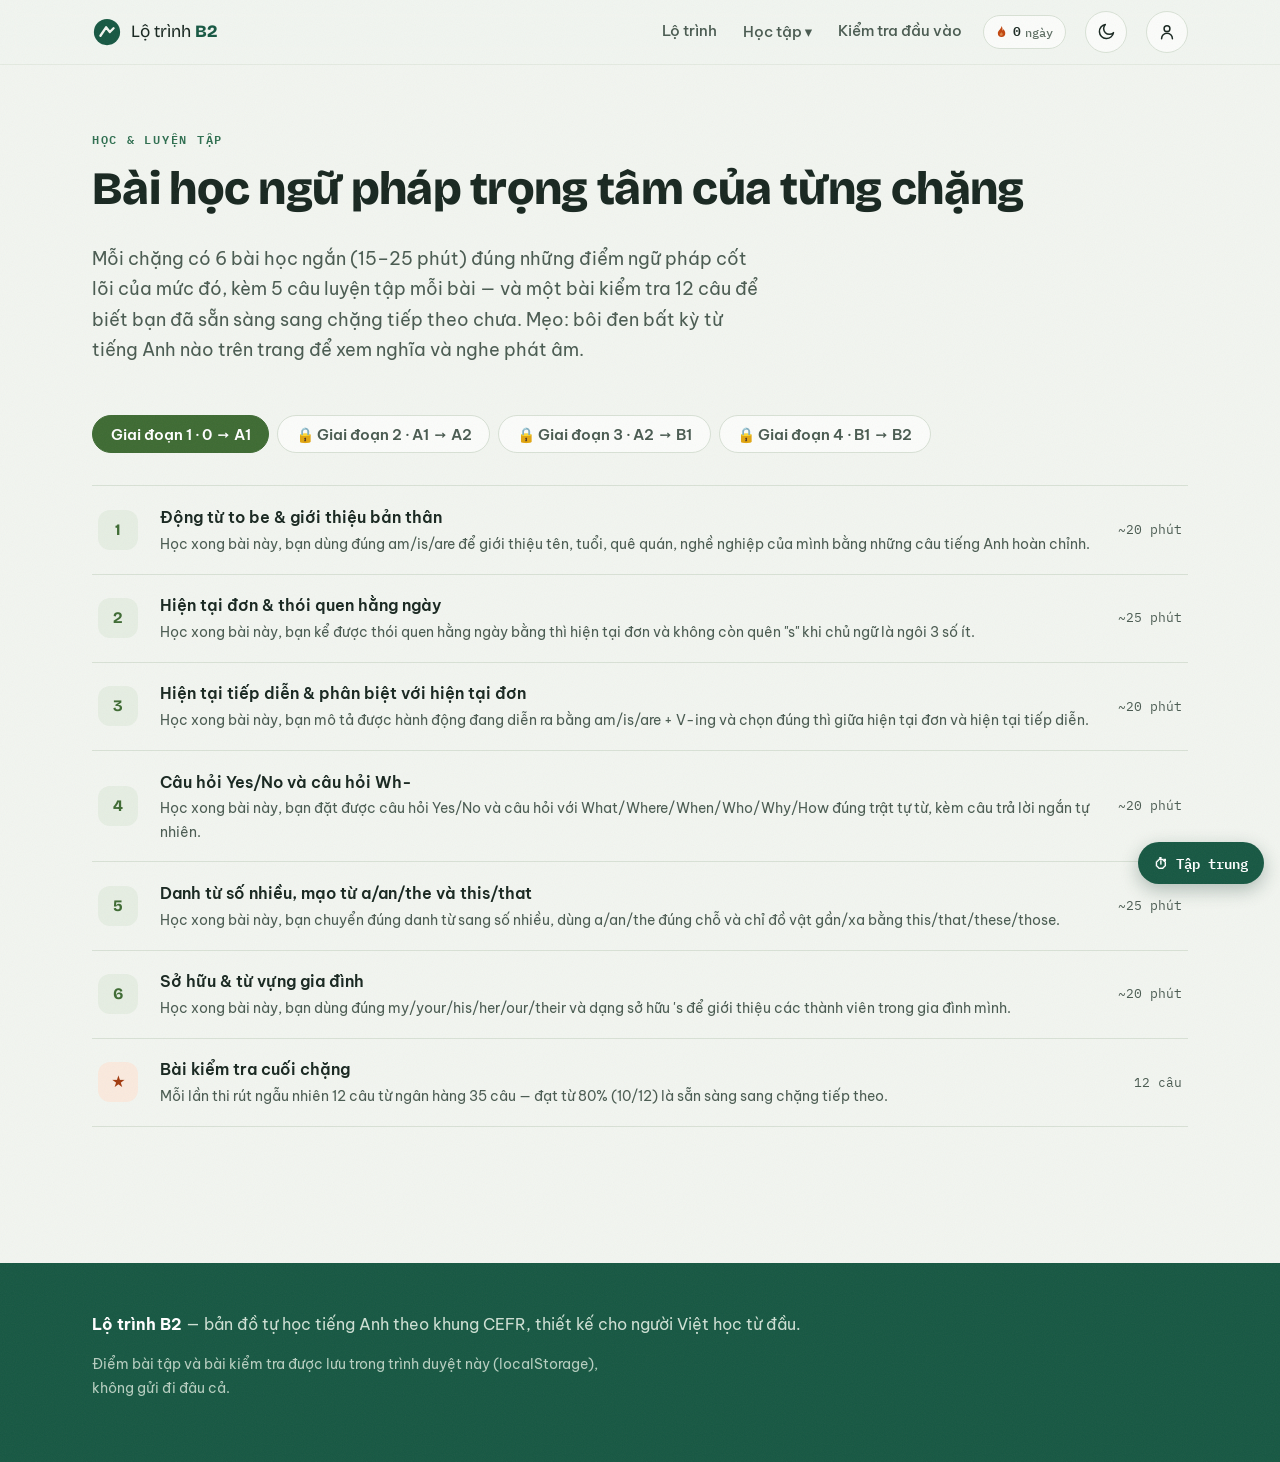
<file: lessons.html>
<!DOCTYPE html>
<html lang="vi">
<head>
  <meta charset="UTF-8">
  <meta name="viewport" content="width=device-width, initial-scale=1.0">
  <meta name="theme-color" content="#f2f5f0">
  <script>(function(){try{var t=localStorage.getItem("b2-theme");if(t!=="dark"&&t!=="light"){t=(window.matchMedia&&matchMedia("(prefers-color-scheme: dark)").matches)?"dark":"light";}document.documentElement.setAttribute("data-theme",t);var m=document.querySelector("meta[name=theme-color]");if(m)m.setAttribute("content",t==="dark"?"#121212":"#f2f5f0");}catch(e){}})();</script>
  <title>Bài học — Lộ trình B2</title>
  <meta name="description" content="24 bài học ngữ pháp trọng tâm và 4 bài kiểm tra cuối chặng, bám sát lộ trình tự học tiếng Anh từ mất gốc đến B2.">
  <link rel="preconnect" href="https://fonts.googleapis.com">
  <link rel="preconnect" href="https://fonts.gstatic.com" crossorigin>
  <link rel="preload" as="style" href="https://fonts.googleapis.com/css2?family=Be+Vietnam+Pro:ital,wght@0,400;0,500;0,600;0,700;1,400&family=Bricolage+Grotesque:opsz,wght@12..96,400..800&family=IBM+Plex+Mono:wght@400;500;600&display=swap">
  <link rel="stylesheet" href="https://fonts.googleapis.com/css2?family=Be+Vietnam+Pro:ital,wght@0,400;0,500;0,600;0,700;1,400&family=Bricolage+Grotesque:opsz,wght@12..96,400..800&family=IBM+Plex+Mono:wght@400;500;600&display=swap" media="print" onload="this.media='all'">
  <noscript><link rel="stylesheet" href="https://fonts.googleapis.com/css2?family=Be+Vietnam+Pro:ital,wght@0,400;0,500;0,600;0,700;1,400&family=Bricolage+Grotesque:opsz,wght@12..96,400..800&family=IBM+Plex+Mono:wght@400;500;600&display=swap"></noscript>
  <link rel="stylesheet" href="styles.css">
  <link rel="icon" href="data:image/svg+xml,%3Csvg xmlns='http://www.w3.org/2000/svg' viewBox='0 0 32 32'%3E%3Ccircle cx='16' cy='16' r='14' fill='%23145A43'/%3E%3Cpath d='M9 20 L15 11 L19 16 L23 12' stroke='%23F3F6F2' stroke-width='2.5' fill='none' stroke-linecap='round' stroke-linejoin='round'/%3E%3C/svg%3E">
</head>
<body>

  <header class="site-header">
    <div class="wrap header-inner">
      <a class="brand" href="index.html" aria-label="Lộ trình B2 — về trang chủ">
        <svg class="brand-mark" viewBox="0 0 32 32" aria-hidden="true">
          <circle cx="16" cy="16" r="14" />
          <path d="M9 20 L15 11 L19 16 L23 12" />
        </svg>
        <span class="brand-name">Lộ trình <b>B2</b></span>
      </a>
      <nav class="site-nav" aria-label="Điều hướng chính">
        <a href="index.html#lo-trinh">Lộ trình</a>
        <div class="nav-group">
          <button type="button" class="nav-group-btn" aria-expanded="false">Học tập ▾</button>
          <div class="nav-drop" hidden>
            <a href="lessons.html" aria-current="page">Bài học</a>
            <a href="practice.html">Luyện kỹ năng</a>
            <a href="flashcards.html">Flashcard</a>
            <a href="ipa.html">Phát âm &amp; phương pháp</a>
            <a href="video.html">Video song ngữ</a>
          </div>
        </div>
        <a href="placement-test.html">Kiểm tra đầu vào</a>
      </nav>
    </div>
  </header>

  <main>
    <section class="subpage-hero">
      <div class="wrap">
        <p class="eyebrow">Học &amp; luyện tập</p>
        <h1>Bài học ngữ pháp trọng tâm của từng chặng</h1>
        <p class="lede">Mỗi chặng có 6 bài học ngắn (15–25 phút) đúng những điểm ngữ pháp cốt lõi của mức đó, kèm 5 câu luyện tập mỗi bài — và một bài kiểm tra 12 câu để biết bạn đã sẵn sàng sang chặng tiếp theo chưa. Mẹo: bôi đen bất kỳ từ tiếng Anh nào trên trang để xem nghĩa và nghe phát âm.</p>
      </div>
    </section>

    <section class="section" style="padding-top: 0.5rem;">
      <div class="wrap">
        <div class="stage-switch" id="stage-switch" role="group" aria-label="Chọn giai đoạn"></div>
        <div id="lessons-root">
          <noscript><p>Trang này cần JavaScript để hiển thị bài học.</p></noscript>
        </div>
      </div>
    </section>
  </main>

  <footer class="site-footer">
    <div class="wrap footer-inner">
      <p><b>Lộ trình B2</b> — bản đồ tự học tiếng Anh theo khung CEFR, thiết kế cho người Việt học từ đầu.</p>
      <p class="footer-note">Điểm bài tập và bài kiểm tra được lưu trong trình duyệt này (localStorage), không gửi đi đâu cả.</p>
    </div>
  </footer>

  <script defer src="lessons-data.js"></script>
  <script defer src="progression.js"></script>
  <script defer src="translate-grade.js"></script>
  <script defer src="quiz-engine.js"></script>
  <script defer src="lessons-app.js"></script>
  <script defer src="focus-tools.js"></script>
  <script defer src="sync-config.js"></script>
  <script defer src="sync.js"></script>
  <script defer src="word-lookup.js"></script>
  <script defer src="theme-toggle.js"></script>
</body>
</html>
</file>
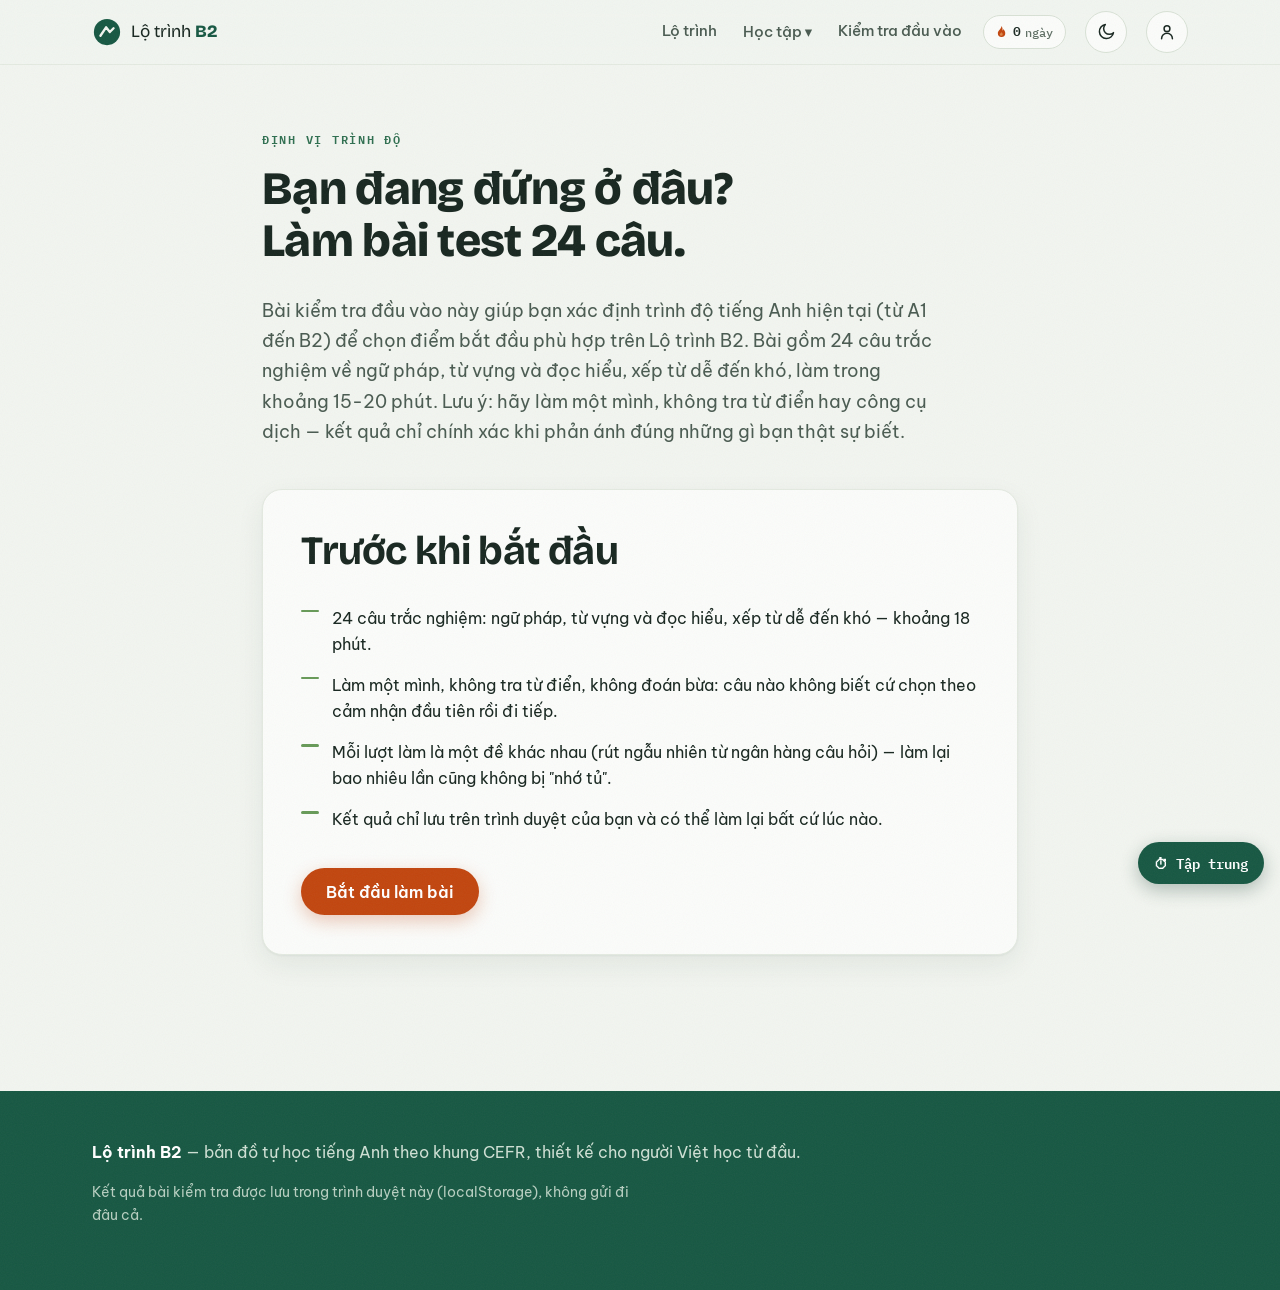
<file: placement-test.html>
<!DOCTYPE html>
<html lang="vi">
<head>
  <meta charset="UTF-8">
  <meta name="viewport" content="width=device-width, initial-scale=1.0">
  <meta name="theme-color" content="#f2f5f0">
  <script>(function(){try{var t=localStorage.getItem("b2-theme");if(t!=="dark"&&t!=="light"){t=(window.matchMedia&&matchMedia("(prefers-color-scheme: dark)").matches)?"dark":"light";}document.documentElement.setAttribute("data-theme",t);var m=document.querySelector("meta[name=theme-color]");if(m)m.setAttribute("content",t==="dark"?"#121212":"#f2f5f0");}catch(e){}})();</script>
  <title>Kiểm tra đầu vào — Lộ trình B2</title>
  <meta name="description" content="Bài kiểm tra 24 câu giúp xác định trình độ tiếng Anh hiện tại (A1–B2) và gợi ý điểm xuất phát trên lộ trình.">
  <link rel="preconnect" href="https://fonts.googleapis.com">
  <link rel="preconnect" href="https://fonts.gstatic.com" crossorigin>
  <link rel="preload" as="style" href="https://fonts.googleapis.com/css2?family=Be+Vietnam+Pro:ital,wght@0,400;0,500;0,600;0,700;1,400&family=Bricolage+Grotesque:opsz,wght@12..96,400..800&family=IBM+Plex+Mono:wght@400;500;600&display=swap">
  <link rel="stylesheet" href="https://fonts.googleapis.com/css2?family=Be+Vietnam+Pro:ital,wght@0,400;0,500;0,600;0,700;1,400&family=Bricolage+Grotesque:opsz,wght@12..96,400..800&family=IBM+Plex+Mono:wght@400;500;600&display=swap" media="print" onload="this.media='all'">
  <noscript><link rel="stylesheet" href="https://fonts.googleapis.com/css2?family=Be+Vietnam+Pro:ital,wght@0,400;0,500;0,600;0,700;1,400&family=Bricolage+Grotesque:opsz,wght@12..96,400..800&family=IBM+Plex+Mono:wght@400;500;600&display=swap"></noscript>
  <link rel="stylesheet" href="styles.css">
  <link rel="icon" href="data:image/svg+xml,%3Csvg xmlns='http://www.w3.org/2000/svg' viewBox='0 0 32 32'%3E%3Ccircle cx='16' cy='16' r='14' fill='%23145A43'/%3E%3Cpath d='M9 20 L15 11 L19 16 L23 12' stroke='%23F3F6F2' stroke-width='2.5' fill='none' stroke-linecap='round' stroke-linejoin='round'/%3E%3C/svg%3E">
</head>
<body>

  <header class="site-header">
    <div class="wrap header-inner">
      <a class="brand" href="index.html" aria-label="Lộ trình B2 — về trang chủ">
        <svg class="brand-mark" viewBox="0 0 32 32" aria-hidden="true">
          <circle cx="16" cy="16" r="14" />
          <path d="M9 20 L15 11 L19 16 L23 12" />
        </svg>
        <span class="brand-name">Lộ trình <b>B2</b></span>
      </a>
      <nav class="site-nav" aria-label="Điều hướng chính">
        <a href="index.html#lo-trinh">Lộ trình</a>
        <div class="nav-group">
          <button type="button" class="nav-group-btn" aria-expanded="false">Học tập ▾</button>
          <div class="nav-drop" hidden>
            <a href="lessons.html">Bài học</a>
            <a href="practice.html">Luyện kỹ năng</a>
            <a href="flashcards.html">Flashcard</a>
            <a href="ipa.html">Phát âm &amp; phương pháp</a>
            <a href="video.html">Video song ngữ</a>
          </div>
        </div>
        <a href="placement-test.html" aria-current="page">Kiểm tra đầu vào</a>
      </nav>
    </div>
  </header>

  <main>
    <section class="subpage-hero">
      <div class="wrap wrap-narrow">
        <p class="eyebrow">Định vị trình độ</p>
        <h1>Bạn đang đứng ở đâu? Làm bài test 24 câu.</h1>
        <p class="lede" id="test-intro"><!-- intro từ dữ liệu --></p>
      </div>
    </section>

    <section class="section" style="padding-top: 0;">
      <div class="wrap wrap-narrow">
        <div id="test-root">
          <noscript><p>Trang này cần JavaScript để làm bài kiểm tra.</p></noscript>
        </div>
      </div>
    </section>
  </main>

  <footer class="site-footer">
    <div class="wrap footer-inner">
      <p><b>Lộ trình B2</b> — bản đồ tự học tiếng Anh theo khung CEFR, thiết kế cho người Việt học từ đầu.</p>
      <p class="footer-note">Kết quả bài kiểm tra được lưu trong trình duyệt này (localStorage), không gửi đi đâu cả.</p>
    </div>
  </footer>

  <script defer src="placement-data.js"></script>
  <script defer src="translate-grade.js"></script>
  <script defer src="quiz-engine.js"></script>
  <script defer src="placement-app.js"></script>
  <script defer src="focus-tools.js"></script>
  <script defer src="sync-config.js"></script>
  <script defer src="sync.js"></script>
  <script defer src="word-lookup.js"></script>
  <script defer src="theme-toggle.js"></script>
</body>
</html>
</file>
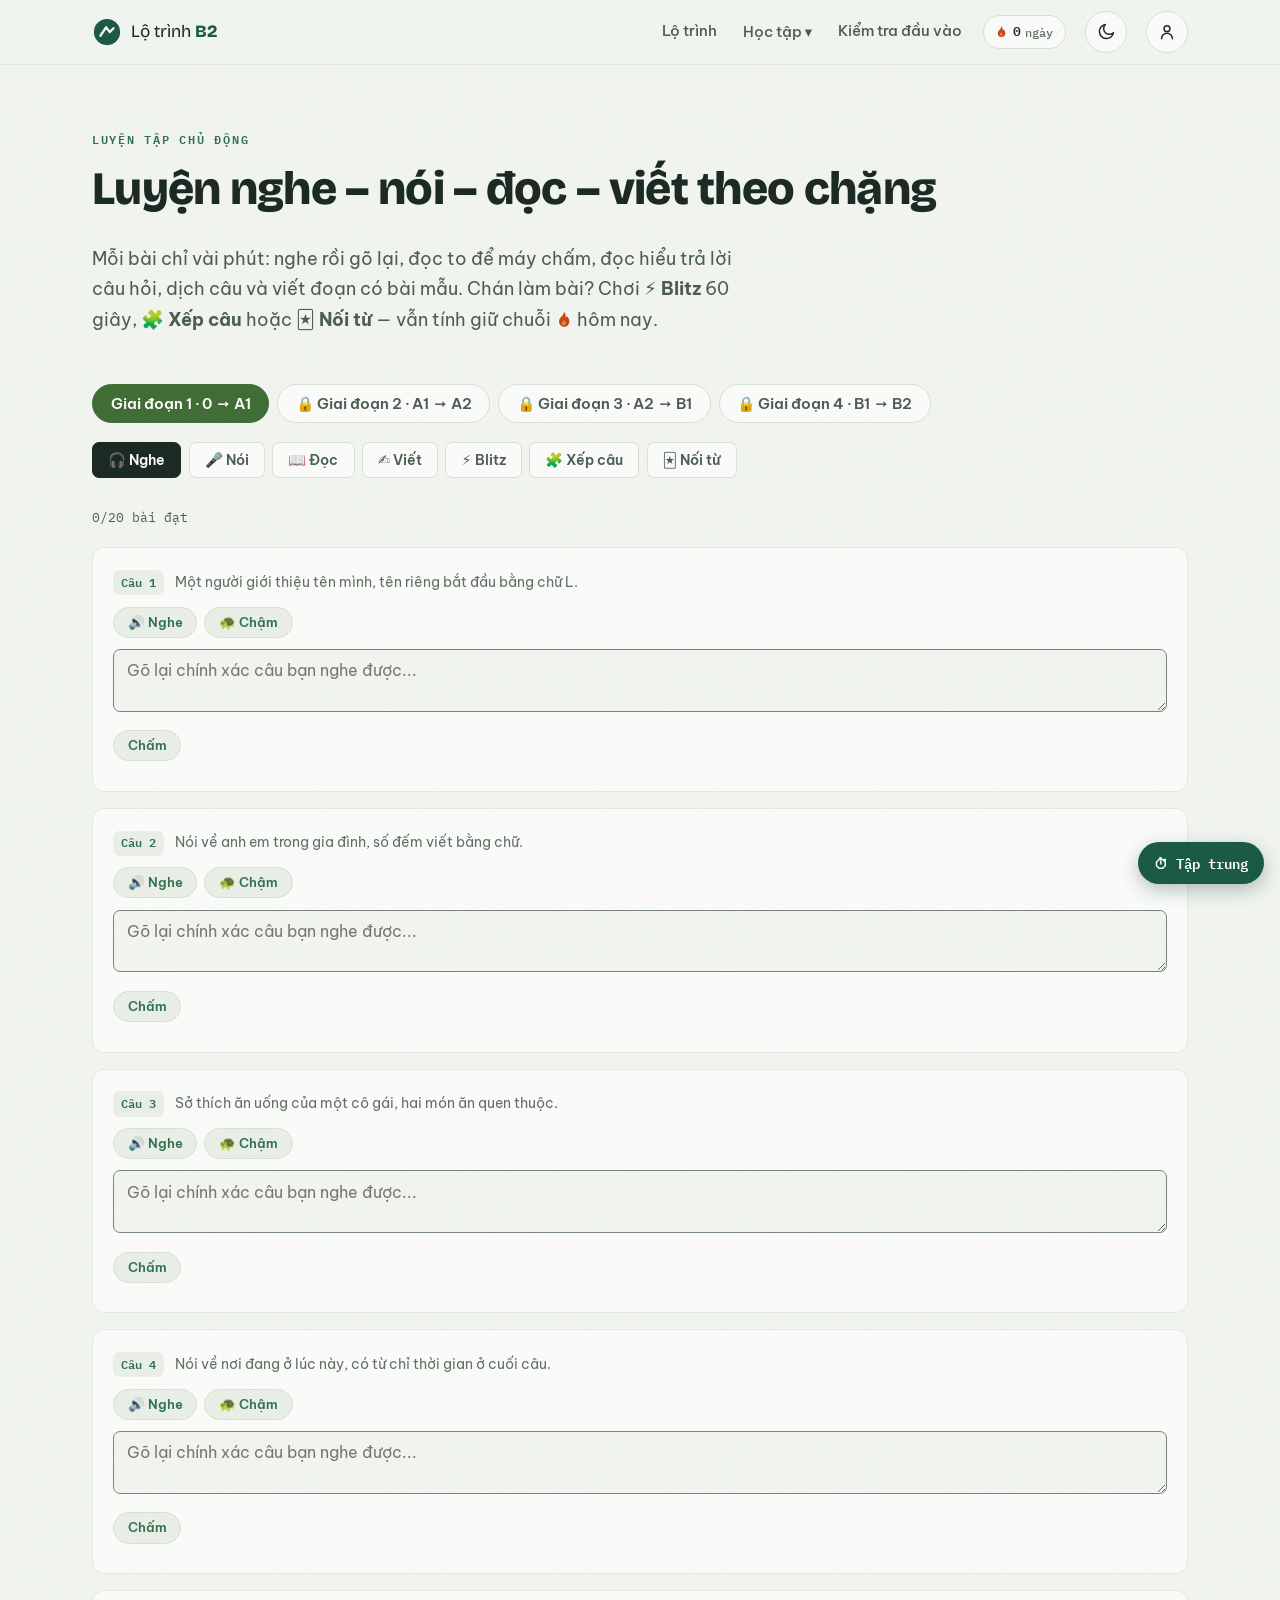
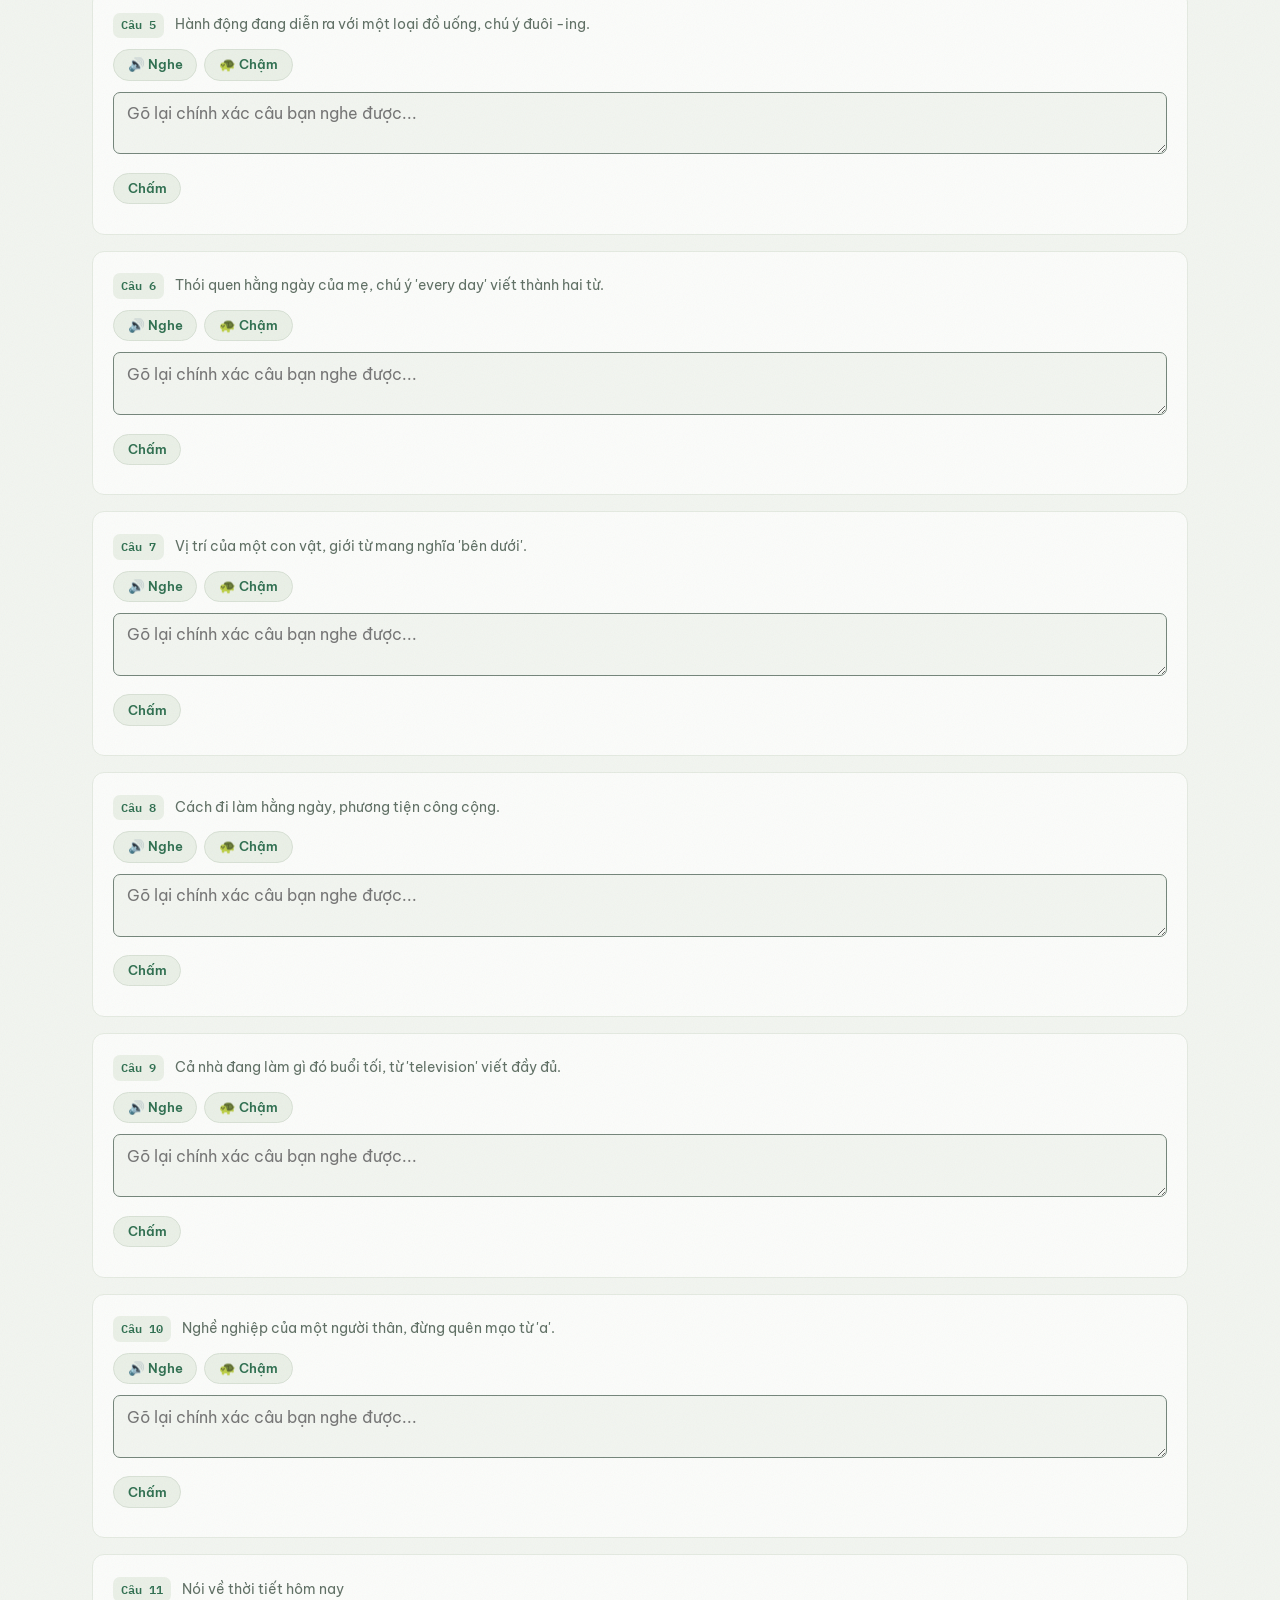
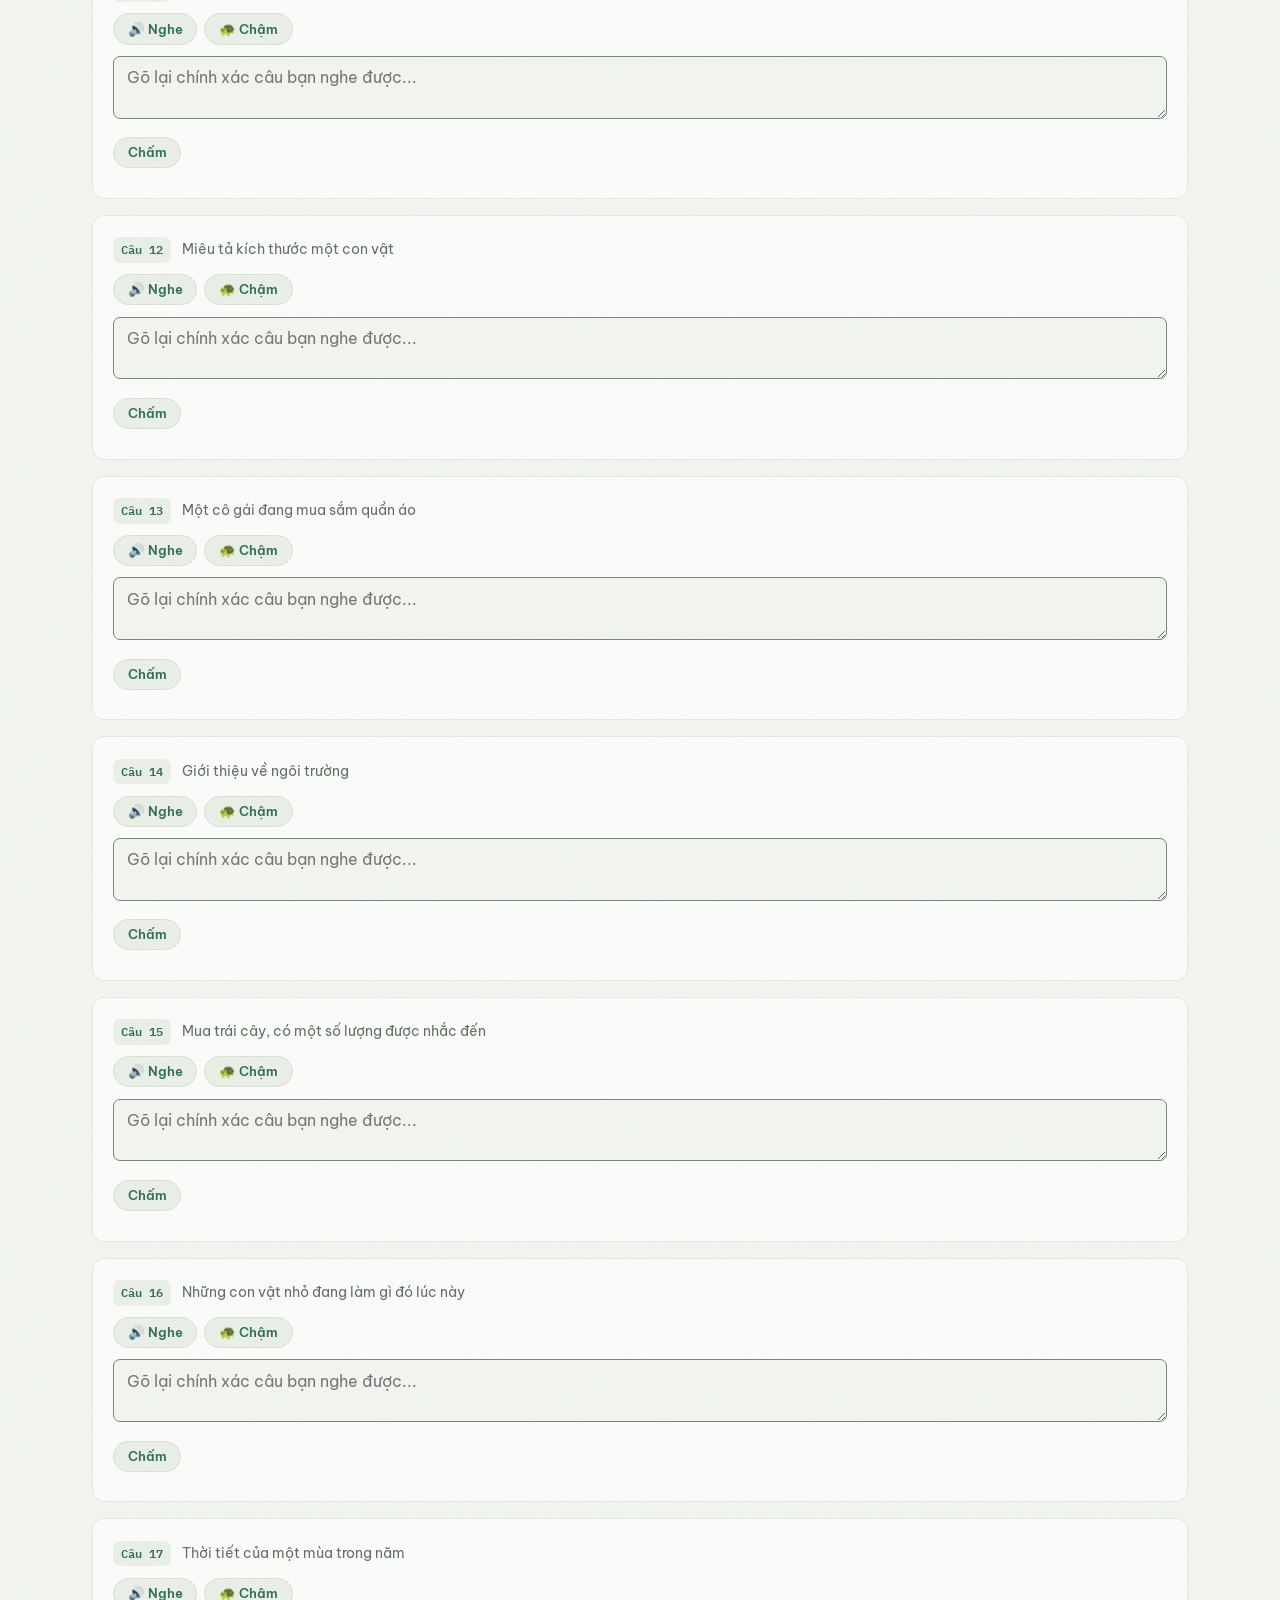
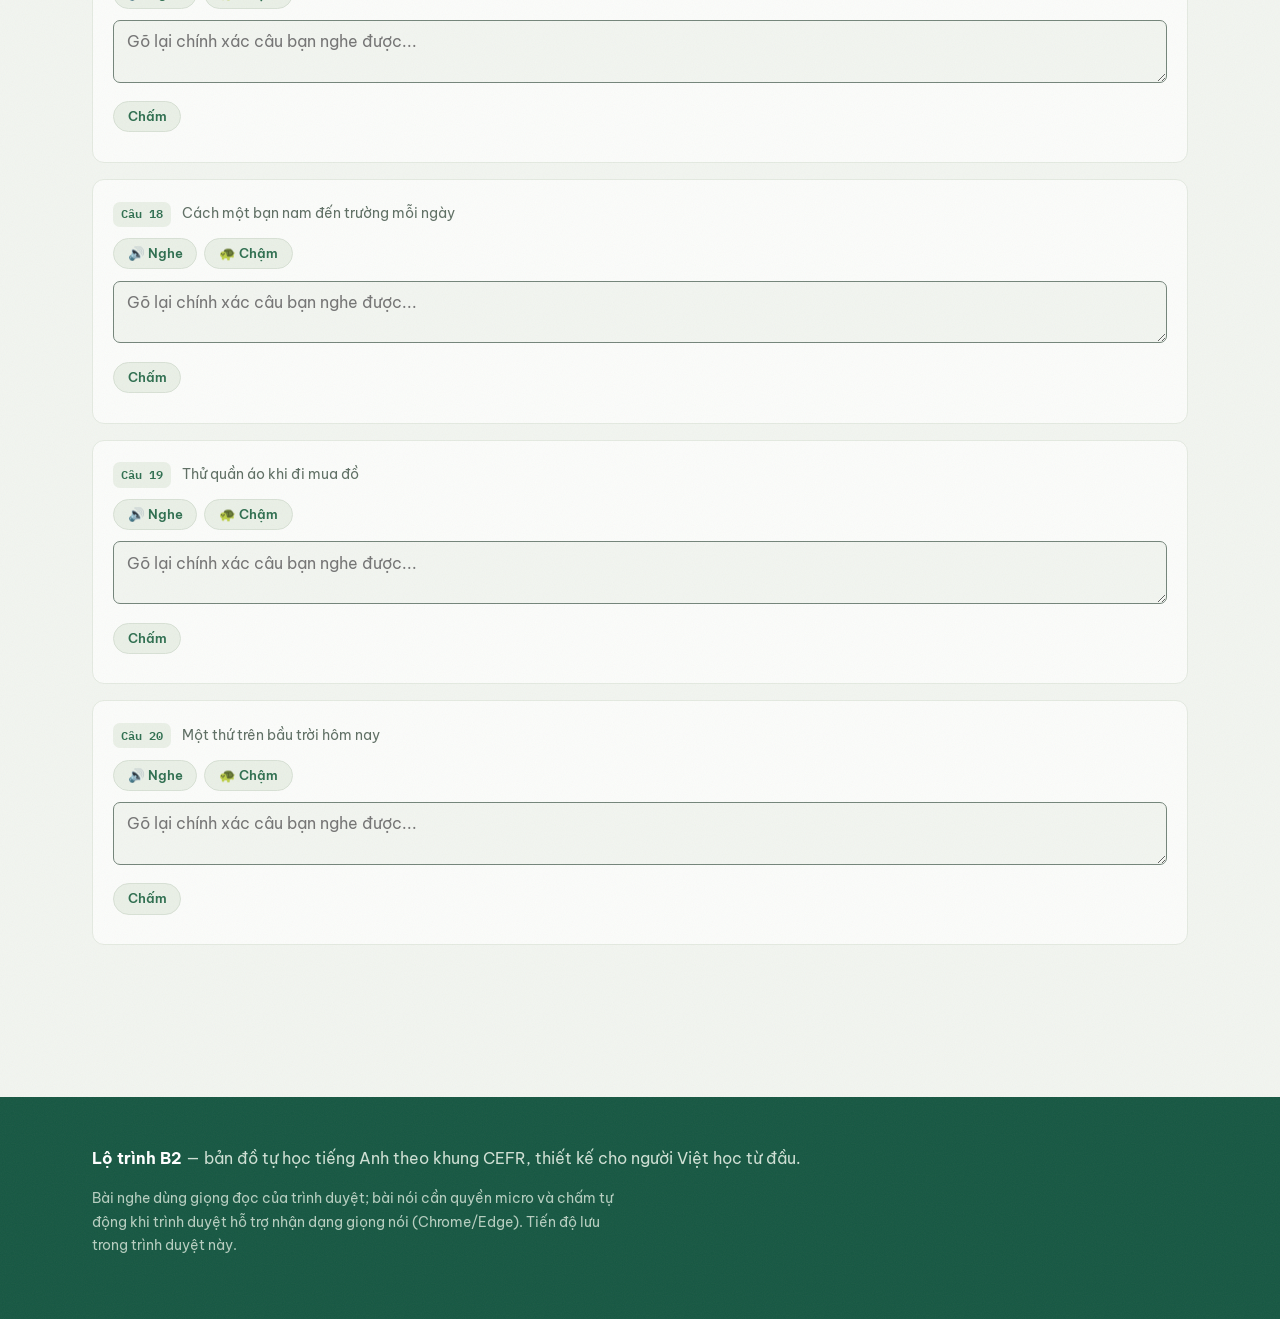
<file: practice.html>
<!DOCTYPE html>
<html lang="vi">
<head>
  <meta charset="UTF-8">
  <meta name="viewport" content="width=device-width, initial-scale=1.0">
  <meta name="theme-color" content="#f2f5f0">
  <script>(function(){try{var t=localStorage.getItem("b2-theme");if(t!=="dark"&&t!=="light"){t=(window.matchMedia&&matchMedia("(prefers-color-scheme: dark)").matches)?"dark":"light";}document.documentElement.setAttribute("data-theme",t);var m=document.querySelector("meta[name=theme-color]");if(m)m.setAttribute("content",t==="dark"?"#121212":"#f2f5f0");}catch(e){}})();</script>
  <title>Luyện kỹ năng — Lộ trình B2</title>
  <meta name="description" content="Luyện nghe (chép chính tả), nói (chấm phát âm), đọc hiểu và viết theo từng chặng của lộ trình tiếng Anh 0→B2.">
  <link rel="preconnect" href="https://fonts.googleapis.com">
  <link rel="preconnect" href="https://fonts.gstatic.com" crossorigin>
  <link rel="preload" as="style" href="https://fonts.googleapis.com/css2?family=Be+Vietnam+Pro:ital,wght@0,400;0,500;0,600;0,700;1,400&family=Bricolage+Grotesque:opsz,wght@12..96,400..800&family=IBM+Plex+Mono:wght@400;500;600&display=swap">
  <link rel="stylesheet" href="https://fonts.googleapis.com/css2?family=Be+Vietnam+Pro:ital,wght@0,400;0,500;0,600;0,700;1,400&family=Bricolage+Grotesque:opsz,wght@12..96,400..800&family=IBM+Plex+Mono:wght@400;500;600&display=swap" media="print" onload="this.media='all'">
  <noscript><link rel="stylesheet" href="https://fonts.googleapis.com/css2?family=Be+Vietnam+Pro:ital,wght@0,400;0,500;0,600;0,700;1,400&family=Bricolage+Grotesque:opsz,wght@12..96,400..800&family=IBM+Plex+Mono:wght@400;500;600&display=swap"></noscript>
  <link rel="stylesheet" href="styles.css">
  <link rel="icon" href="data:image/svg+xml,%3Csvg xmlns='http://www.w3.org/2000/svg' viewBox='0 0 32 32'%3E%3Ccircle cx='16' cy='16' r='14' fill='%23145A43'/%3E%3Cpath d='M9 20 L15 11 L19 16 L23 12' stroke='%23F3F6F2' stroke-width='2.5' fill='none' stroke-linecap='round' stroke-linejoin='round'/%3E%3C/svg%3E">
</head>
<body>

  <header class="site-header">
    <div class="wrap header-inner">
      <a class="brand" href="index.html" aria-label="Lộ trình B2 — về trang chủ">
        <svg class="brand-mark" viewBox="0 0 32 32" aria-hidden="true">
          <circle cx="16" cy="16" r="14" />
          <path d="M9 20 L15 11 L19 16 L23 12" />
        </svg>
        <span class="brand-name">Lộ trình <b>B2</b></span>
      </a>
      <nav class="site-nav" aria-label="Điều hướng chính">
        <a href="index.html#lo-trinh">Lộ trình</a>
        <div class="nav-group">
          <button type="button" class="nav-group-btn" aria-expanded="false">Học tập ▾</button>
          <div class="nav-drop" hidden>
            <a href="lessons.html">Bài học</a>
            <a href="practice.html" aria-current="page">Luyện kỹ năng</a>
            <a href="flashcards.html">Flashcard</a>
            <a href="ipa.html">Phát âm &amp; phương pháp</a>
            <a href="video.html">Video song ngữ</a>
          </div>
        </div>
        <a href="placement-test.html">Kiểm tra đầu vào</a>
      </nav>
    </div>
  </header>

  <main>
    <section class="subpage-hero">
      <div class="wrap">
        <p class="eyebrow">Luyện tập chủ động</p>
        <h1>Luyện nghe – nói – đọc – viết theo chặng</h1>
        <p class="lede">Mỗi bài chỉ vài phút: nghe rồi gõ lại, đọc to để máy chấm, đọc hiểu trả lời câu hỏi, dịch câu và viết đoạn có bài mẫu. Chán làm bài? Chơi <b>⚡ Blitz</b> 60 giây, <b>🧩 Xếp câu</b> hoặc <b>🃏 Nối từ</b> — vẫn tính giữ chuỗi <svg class="streak-flame" viewBox="0 0 24 24" aria-hidden="true"><path class="flame-body" d="M12 2c-.5 3.2-2.3 5.3-4 7.2-1.5 1.7-2.8 3.5-2.8 5.9a6.8 6.8 0 0 0 13.6 0c0-2.9-1.6-5.4-3.6-7.7.1 1.3-.5 2.3-1.6 2.8C14.4 7.8 13.7 4.8 12 2z"/><path class="flame-core" d="M12 13.2c1.3 1.4 2.2 2.6 2.2 4a2.7 2.7 0 0 1-5.4 0c0-.9.4-1.7 1-2.4.2.6.7.9 1.4 1-.6-.9-.5-1.8.8-2.6z"/></svg> hôm nay.</p>
      </div>
    </section>

    <section class="section" style="padding-top: 0.5rem;">
      <div class="wrap">
        <div class="stage-switch" id="stage-switch" role="group" aria-label="Chọn giai đoạn"></div>
        <div class="skill-switch" id="skill-switch" role="group" aria-label="Chọn kỹ năng"></div>
        <div id="practice-root">
          <noscript><p>Trang này cần JavaScript để luyện tập.</p></noscript>
        </div>
      </div>
    </section>
  </main>

  <footer class="site-footer">
    <div class="wrap footer-inner">
      <p><b>Lộ trình B2</b> — bản đồ tự học tiếng Anh theo khung CEFR, thiết kế cho người Việt học từ đầu.</p>
      <p class="footer-note">Bài nghe dùng giọng đọc của trình duyệt; bài nói cần quyền micro và chấm tự động khi trình duyệt hỗ trợ nhận dạng giọng nói (Chrome/Edge). Tiến độ lưu trong trình duyệt này.</p>
    </div>
  </footer>

  <script defer src="practice-data.js"></script>
  <script defer src="lessons-data.js"></script>
  <script defer src="flashcards-data.js"></script>
  <script defer src="progression.js"></script>
  <script defer src="translate-grade.js"></script>
  <script defer src="quiz-engine.js"></script>
  <script defer src="practice-app.js"></script>
  <script defer src="focus-tools.js"></script>
  <script defer src="sync-config.js"></script>
  <script defer src="sync.js"></script>
  <script defer src="word-lookup.js"></script>
  <script defer src="theme-toggle.js"></script>
</body>
</html>
</file>
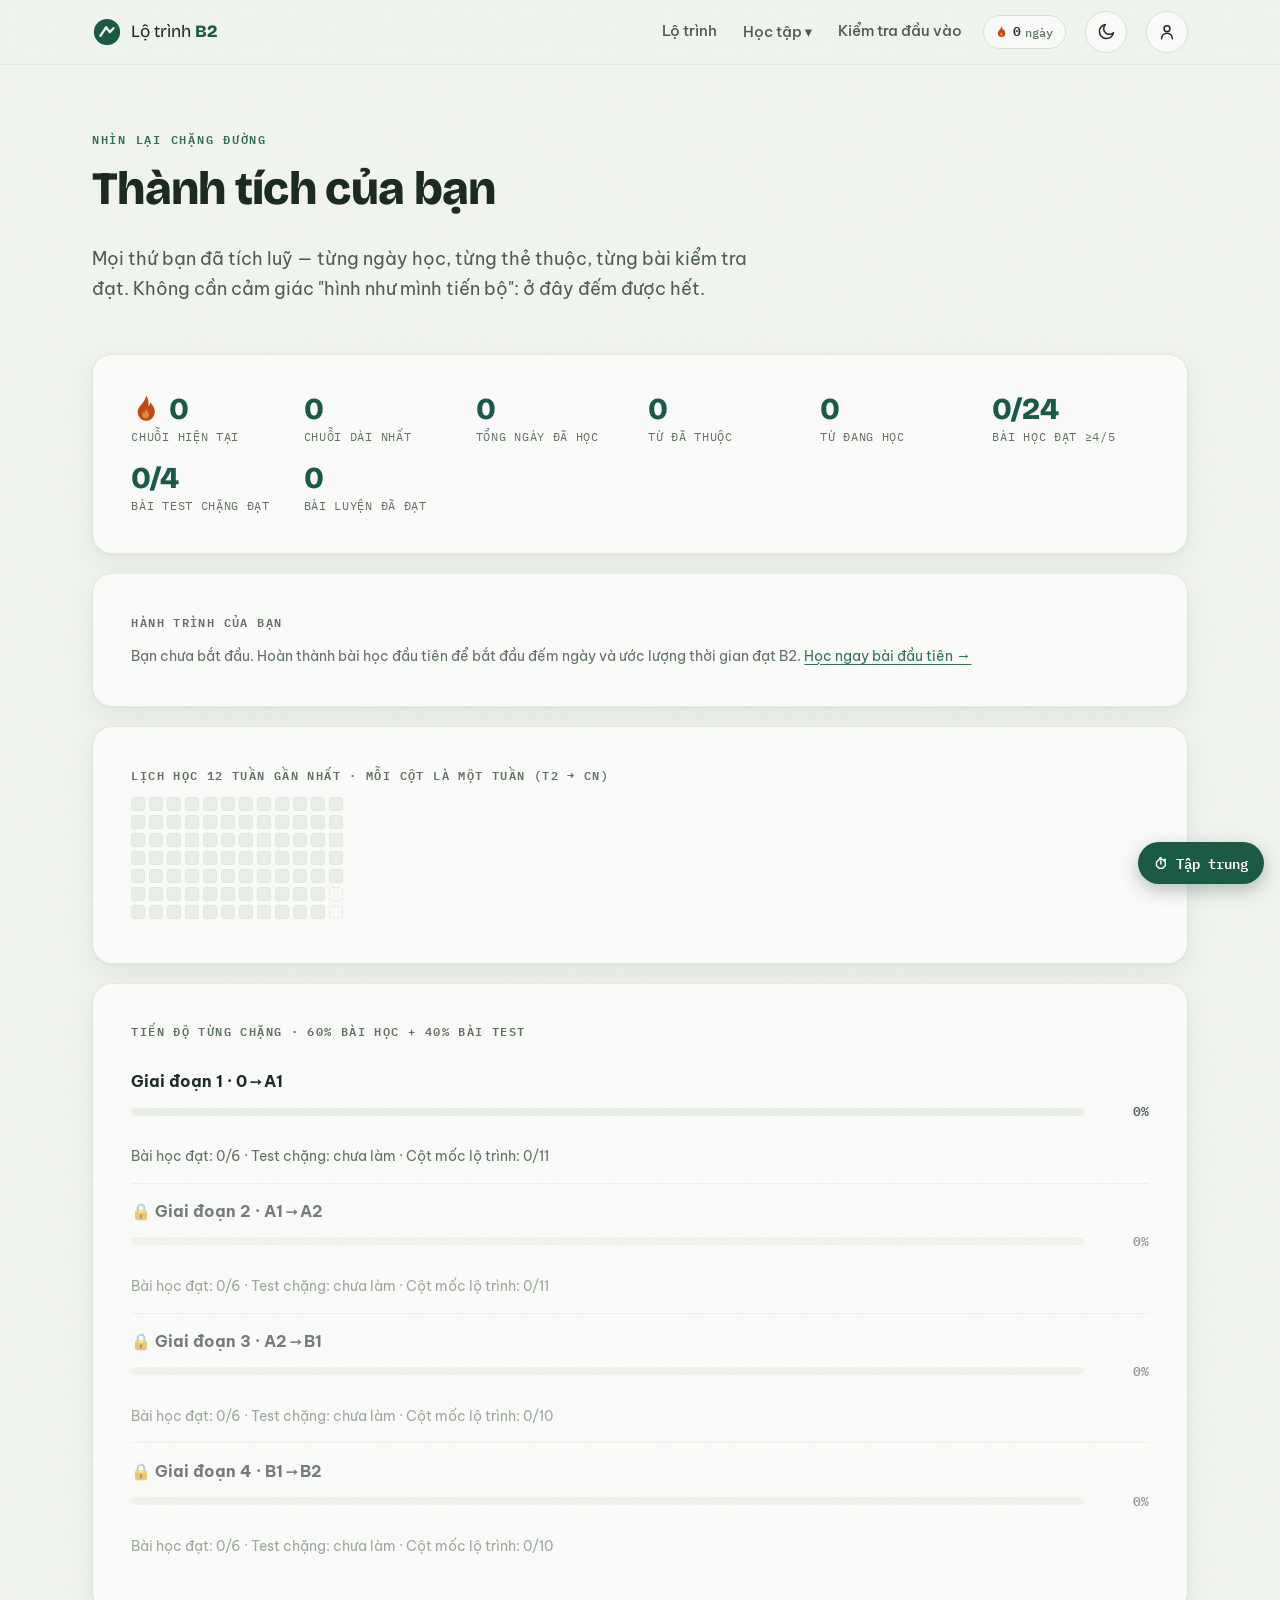
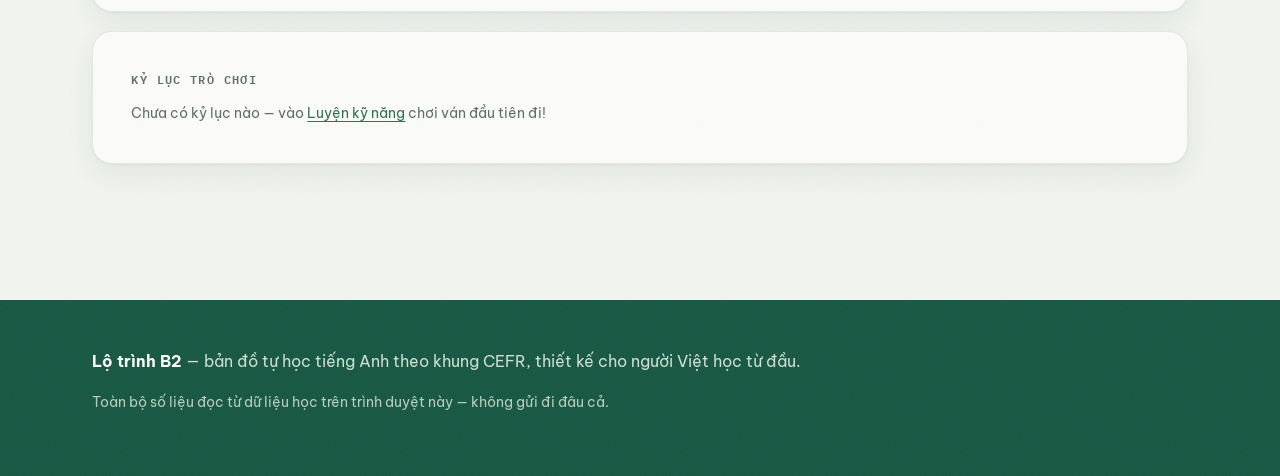
<file: progress.html>
<!DOCTYPE html>
<html lang="vi">
<head>
  <meta charset="UTF-8">
  <meta name="viewport" content="width=device-width, initial-scale=1.0">
  <meta name="theme-color" content="#f2f5f0">
  <script>(function(){try{var t=localStorage.getItem("b2-theme");if(t!=="dark"&&t!=="light"){t=(window.matchMedia&&matchMedia("(prefers-color-scheme: dark)").matches)?"dark":"light";}document.documentElement.setAttribute("data-theme",t);var m=document.querySelector("meta[name=theme-color]");if(m)m.setAttribute("content",t==="dark"?"#121212":"#f2f5f0");}catch(e){}})();</script>
  <title>Thành tích — Lộ trình B2</title>
  <meta name="description" content="Bảng thành tích quá trình học: chuỗi ngày, lịch hoạt động, tiến độ từng chặng, từ vựng đã thuộc và kỷ lục các trò chơi.">
  <link rel="preconnect" href="https://fonts.googleapis.com">
  <link rel="preconnect" href="https://fonts.gstatic.com" crossorigin>
  <link rel="preload" as="style" href="https://fonts.googleapis.com/css2?family=Be+Vietnam+Pro:ital,wght@0,400;0,500;0,600;0,700;1,400&family=Bricolage+Grotesque:opsz,wght@12..96,400..800&family=IBM+Plex+Mono:wght@400;500;600&display=swap">
  <link rel="stylesheet" href="https://fonts.googleapis.com/css2?family=Be+Vietnam+Pro:ital,wght@0,400;0,500;0,600;0,700;1,400&family=Bricolage+Grotesque:opsz,wght@12..96,400..800&family=IBM+Plex+Mono:wght@400;500;600&display=swap" media="print" onload="this.media='all'">
  <noscript><link rel="stylesheet" href="https://fonts.googleapis.com/css2?family=Be+Vietnam+Pro:ital,wght@0,400;0,500;0,600;0,700;1,400&family=Bricolage+Grotesque:opsz,wght@12..96,400..800&family=IBM+Plex+Mono:wght@400;500;600&display=swap"></noscript>
  <link rel="stylesheet" href="styles.css">
  <link rel="icon" href="data:image/svg+xml,%3Csvg xmlns='http://www.w3.org/2000/svg' viewBox='0 0 32 32'%3E%3Ccircle cx='16' cy='16' r='14' fill='%23145A43'/%3E%3Cpath d='M9 20 L15 11 L19 16 L23 12' stroke='%23F3F6F2' stroke-width='2.5' fill='none' stroke-linecap='round' stroke-linejoin='round'/%3E%3C/svg%3E">
</head>
<body>

  <header class="site-header">
    <div class="wrap header-inner">
      <a class="brand" href="index.html" aria-label="Lộ trình B2 — về trang chủ">
        <svg class="brand-mark" viewBox="0 0 32 32" aria-hidden="true">
          <circle cx="16" cy="16" r="14" />
          <path d="M9 20 L15 11 L19 16 L23 12" />
        </svg>
        <span class="brand-name">Lộ trình <b>B2</b></span>
      </a>
      <nav class="site-nav" aria-label="Điều hướng chính">
        <a href="index.html#lo-trinh">Lộ trình</a>
        <div class="nav-group">
          <button type="button" class="nav-group-btn" aria-expanded="false">Học tập ▾</button>
          <div class="nav-drop" hidden>
            <a href="lessons.html">Bài học</a>
            <a href="practice.html">Luyện kỹ năng</a>
            <a href="flashcards.html">Flashcard</a>
            <a href="ipa.html">Phát âm &amp; phương pháp</a>
            <a href="video.html">Video song ngữ</a>
          </div>
        </div>
        <a href="placement-test.html">Kiểm tra đầu vào</a>
      </nav>
    </div>
  </header>

  <main>
    <section class="subpage-hero">
      <div class="wrap">
        <p class="eyebrow">Nhìn lại chặng đường</p>
        <h1>Thành tích của bạn</h1>
        <p class="lede">Mọi thứ bạn đã tích luỹ — từng ngày học, từng thẻ thuộc, từng bài kiểm tra đạt. Không cần cảm giác "hình như mình tiến bộ": ở đây đếm được hết.</p>
      </div>
    </section>

    <section class="section" style="padding-top: 0.5rem;">
      <div class="wrap" id="progress-root">
        <noscript><p>Trang này cần JavaScript.</p></noscript>
      </div>
    </section>
  </main>

  <footer class="site-footer">
    <div class="wrap footer-inner">
      <p><b>Lộ trình B2</b> — bản đồ tự học tiếng Anh theo khung CEFR, thiết kế cho người Việt học từ đầu.</p>
      <p class="footer-note">Toàn bộ số liệu đọc từ dữ liệu học trên trình duyệt này — không gửi đi đâu cả.</p>
    </div>
  </footer>

  <script defer src="roadmap-data.js"></script>
  <script defer src="lessons-data.js"></script>
  <script defer src="flashcards-data.js"></script>
  <script defer src="practice-data.js"></script>
  <script defer src="progression.js"></script>
  <script defer src="progress-app.js"></script>
  <script defer src="focus-tools.js"></script>
  <script defer src="sync-config.js"></script>
  <script defer src="sync.js"></script>
  <script defer src="word-lookup.js"></script>
  <script defer src="theme-toggle.js"></script>
</body>
</html>
</file>
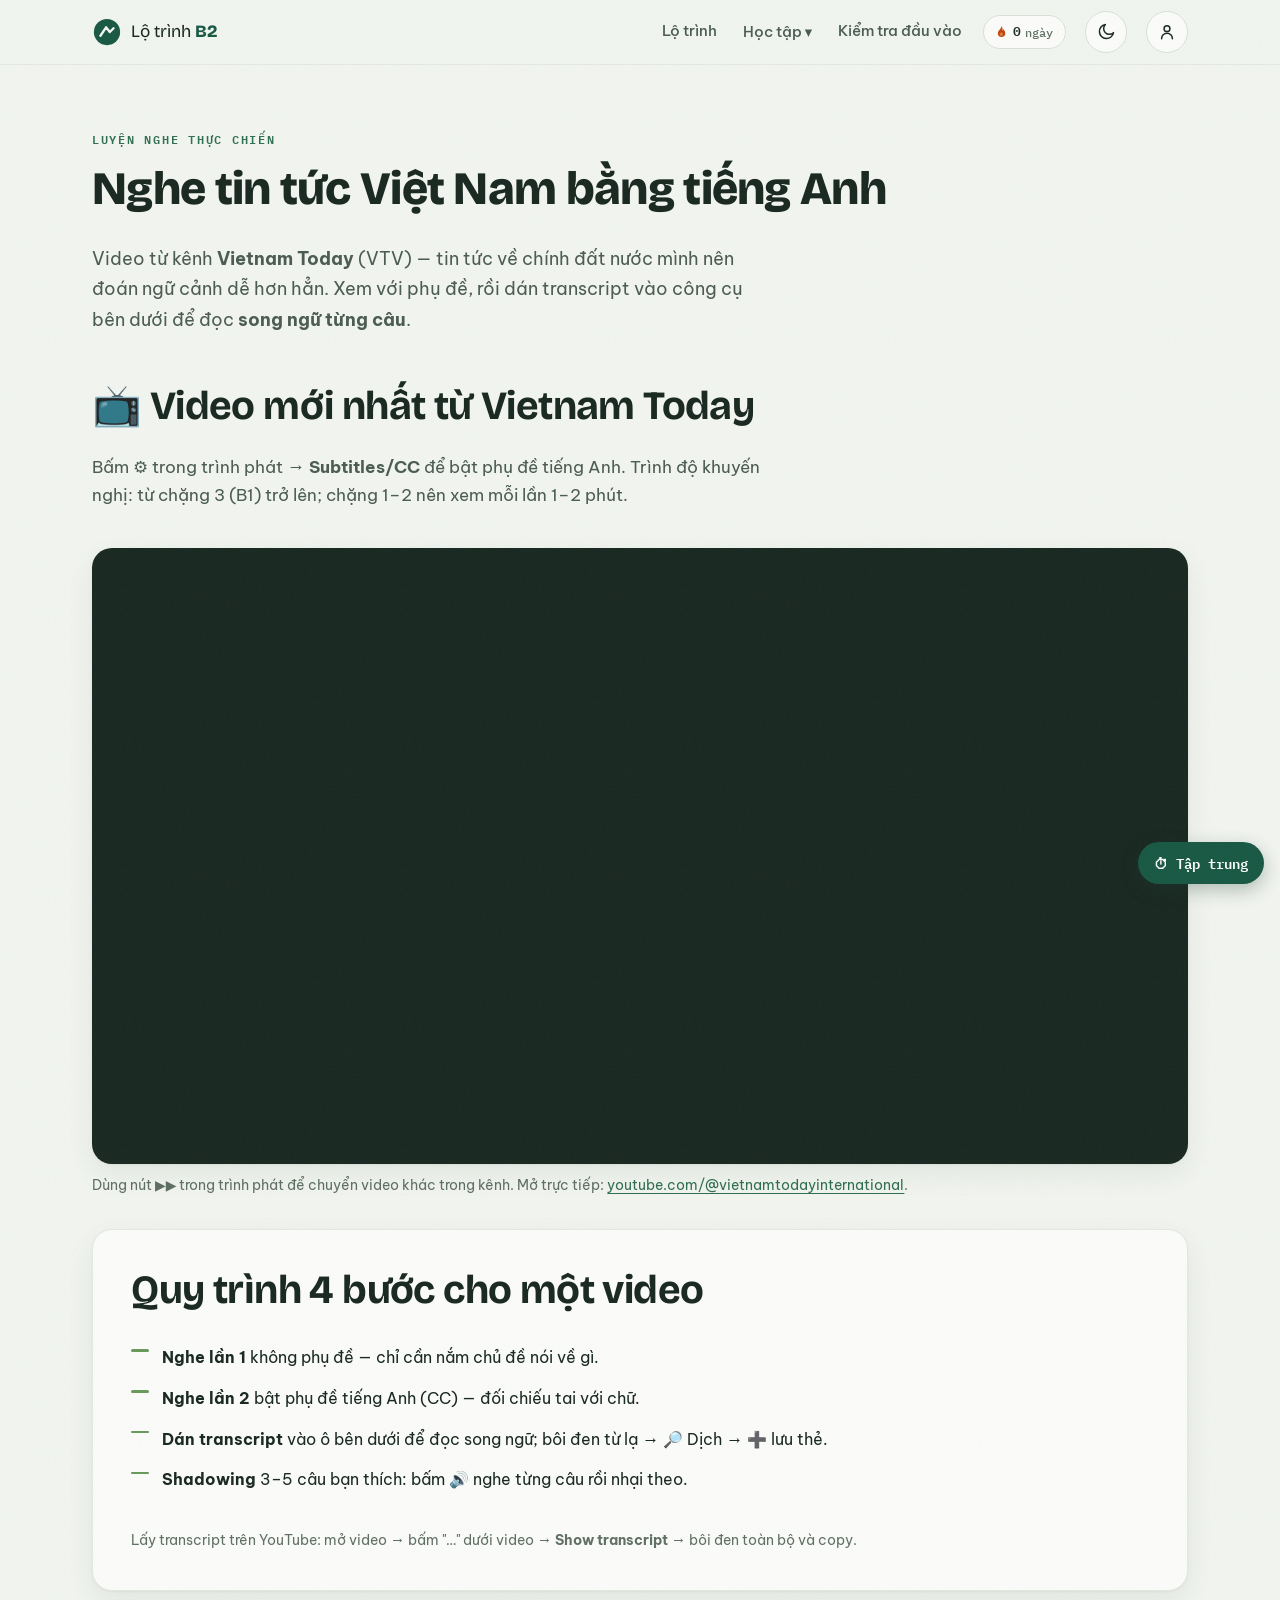
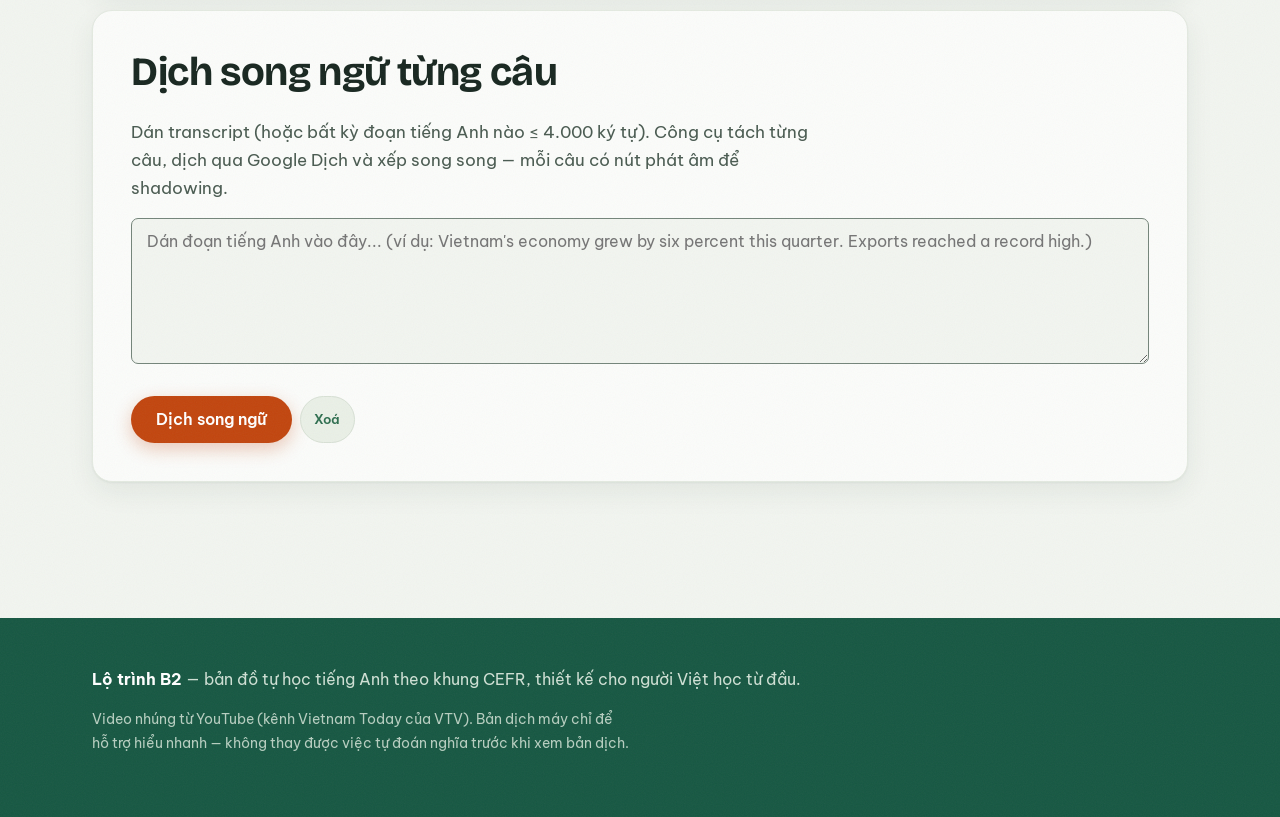
<file: video.html>
<!DOCTYPE html>
<html lang="vi">
<head>
  <meta charset="UTF-8">
  <meta name="viewport" content="width=device-width, initial-scale=1.0">
  <meta name="theme-color" content="#f2f5f0">
  <script>(function(){try{var t=localStorage.getItem("b2-theme");if(t!=="dark"&&t!=="light"){t=(window.matchMedia&&matchMedia("(prefers-color-scheme: dark)").matches)?"dark":"light";}document.documentElement.setAttribute("data-theme",t);var m=document.querySelector("meta[name=theme-color]");if(m)m.setAttribute("content",t==="dark"?"#121212":"#f2f5f0");}catch(e){}})();</script>
  <title>Video song ngữ — Lộ trình B2</title>
  <meta name="description" content="Luyện nghe với video tin tức Vietnam Today (VTV) và công cụ dịch song ngữ từng câu cho transcript.">
  <link rel="preconnect" href="https://fonts.googleapis.com">
  <link rel="preconnect" href="https://fonts.gstatic.com" crossorigin>
  <link rel="preload" as="style" href="https://fonts.googleapis.com/css2?family=Be+Vietnam+Pro:ital,wght@0,400;0,500;0,600;0,700;1,400&family=Bricolage+Grotesque:opsz,wght@12..96,400..800&family=IBM+Plex+Mono:wght@400;500;600&display=swap">
  <link rel="stylesheet" href="https://fonts.googleapis.com/css2?family=Be+Vietnam+Pro:ital,wght@0,400;0,500;0,600;0,700;1,400&family=Bricolage+Grotesque:opsz,wght@12..96,400..800&family=IBM+Plex+Mono:wght@400;500;600&display=swap" media="print" onload="this.media='all'">
  <noscript><link rel="stylesheet" href="https://fonts.googleapis.com/css2?family=Be+Vietnam+Pro:ital,wght@0,400;0,500;0,600;0,700;1,400&family=Bricolage+Grotesque:opsz,wght@12..96,400..800&family=IBM+Plex+Mono:wght@400;500;600&display=swap"></noscript>
  <link rel="stylesheet" href="styles.css">
  <link rel="icon" href="data:image/svg+xml,%3Csvg xmlns='http://www.w3.org/2000/svg' viewBox='0 0 32 32'%3E%3Ccircle cx='16' cy='16' r='14' fill='%23145A43'/%3E%3Cpath d='M9 20 L15 11 L19 16 L23 12' stroke='%23F3F6F2' stroke-width='2.5' fill='none' stroke-linecap='round' stroke-linejoin='round'/%3E%3C/svg%3E">
</head>
<body>

  <header class="site-header">
    <div class="wrap header-inner">
      <a class="brand" href="index.html" aria-label="Lộ trình B2 — về trang chủ">
        <svg class="brand-mark" viewBox="0 0 32 32" aria-hidden="true">
          <circle cx="16" cy="16" r="14" />
          <path d="M9 20 L15 11 L19 16 L23 12" />
        </svg>
        <span class="brand-name">Lộ trình <b>B2</b></span>
      </a>
      <nav class="site-nav" aria-label="Điều hướng chính">
        <a href="index.html#lo-trinh">Lộ trình</a>
        <div class="nav-group">
          <button type="button" class="nav-group-btn" aria-expanded="false">Học tập ▾</button>
          <div class="nav-drop" hidden>
            <a href="lessons.html">Bài học</a>
            <a href="practice.html">Luyện kỹ năng</a>
            <a href="flashcards.html">Flashcard</a>
            <a href="ipa.html">Phát âm &amp; phương pháp</a>
            <a href="video.html" aria-current="page">Video song ngữ</a>
          </div>
        </div>
        <a href="placement-test.html">Kiểm tra đầu vào</a>
      </nav>
    </div>
  </header>

  <main>
    <section class="subpage-hero">
      <div class="wrap">
        <p class="eyebrow">Luyện nghe thực chiến</p>
        <h1>Nghe tin tức Việt Nam bằng tiếng Anh</h1>
        <p class="lede">Video từ kênh <b>Vietnam Today</b> (VTV) — tin tức về chính đất nước mình nên đoán ngữ cảnh dễ hơn hẳn. Xem với phụ đề, rồi dán transcript vào công cụ bên dưới để đọc <b>song ngữ từng câu</b>.</p>
      </div>
    </section>

    <section class="section" style="padding-top: 0.5rem;">
      <div class="wrap">
        <h2>📺 Video mới nhất từ Vietnam Today</h2>
        <p class="section-lede">Bấm ⚙️ trong trình phát → <b>Subtitles/CC</b> để bật phụ đề tiếng Anh. Trình độ khuyến nghị: từ chặng 3 (B1) trở lên; chặng 1–2 nên xem mỗi lần 1–2 phút.</p>
        <div class="video-embed">
          <iframe
            src="https://www.youtube-nocookie.com/embed/videoseries?list=UUCRSc5ARkjJxX6nvefsX7Cg"
            title="Danh sách video của kênh Vietnam Today"
            loading="lazy"
            allow="accelerometer; autoplay; clipboard-write; encrypted-media; gyroscope; picture-in-picture"
            allowfullscreen
            referrerpolicy="strict-origin-when-cross-origin"></iframe>
        </div>
        <p class="exercise-hint" style="margin-top:0.6rem;">Dùng nút ▶︎▶︎ trong trình phát để chuyển video khác trong kênh. Mở trực tiếp: <a href="https://www.youtube.com/@vietnamtodayinternational" target="_blank" rel="noopener noreferrer">youtube.com/@vietnamtodayinternational</a>.</p>

        <div class="panel-card" style="margin-top:2rem;">
          <h2>Quy trình 4 bước cho một video</h2>
          <ul class="goal-list">
            <li><b>Nghe lần 1</b> không phụ đề — chỉ cần nắm chủ đề nói về gì.</li>
            <li><b>Nghe lần 2</b> bật phụ đề tiếng Anh (CC) — đối chiếu tai với chữ.</li>
            <li><b>Dán transcript</b> vào ô bên dưới để đọc song ngữ; bôi đen từ lạ → 🔎 Dịch → ➕ lưu thẻ.</li>
            <li><b>Shadowing</b> 3–5 câu bạn thích: bấm 🔊 nghe từng câu rồi nhại theo.</li>
          </ul>
          <p class="exercise-hint">Lấy transcript trên YouTube: mở video → bấm "…" dưới video → <b>Show transcript</b> → bôi đen toàn bộ và copy.</p>
        </div>

        <div class="panel-card" style="margin-top:1.2rem;">
          <h2>Dịch song ngữ từng câu</h2>
          <p class="section-lede" style="margin-bottom:1rem;">Dán transcript (hoặc bất kỳ đoạn tiếng Anh nào ≤ 4.000 ký tự). Công cụ tách từng câu, dịch qua Google Dịch và xếp song song — mỗi câu có nút phát âm để shadowing.</p>
          <textarea id="transcript-input" rows="6" class="video-textarea" placeholder="Dán đoạn tiếng Anh vào đây... (ví dụ: Vietnam's economy grew by six percent this quarter. Exports reached a record high.)"></textarea>
          <div class="exercise-controls">
            <button class="btn btn-primary" id="btn-translate" type="button">Dịch song ngữ</button>
            <button class="chip-btn" id="btn-clear" type="button">Xoá</button>
          </div>
          <p class="quiz-status" id="translate-status" role="status"></p>
          <div id="bilingual-root"></div>
        </div>
      </div>
    </section>
  </main>

  <footer class="site-footer">
    <div class="wrap footer-inner">
      <p><b>Lộ trình B2</b> — bản đồ tự học tiếng Anh theo khung CEFR, thiết kế cho người Việt học từ đầu.</p>
      <p class="footer-note">Video nhúng từ YouTube (kênh Vietnam Today của VTV). Bản dịch máy chỉ để hỗ trợ hiểu nhanh — không thay được việc tự đoán nghĩa trước khi xem bản dịch.</p>
    </div>
  </footer>

  <script defer src="video-app.js"></script>
  <script defer src="focus-tools.js"></script>
  <script defer src="sync-config.js"></script>
  <script defer src="sync.js"></script>
  <script defer src="word-lookup.js"></script>
  <script defer src="theme-toggle.js"></script>
</body>
</html>
</file>
<file: styles.css>
/* ==========================================================================
   Lộ trình B2 — bản đồ tự học tiếng Anh (0 → B2)
   Aesthetic: bản đồ hành trình / trail map. Nền mist xanh nhạt, chữ ink rêu,
   1 accent cam "trail blaze". Màu 4 chặng đậm dần như vạch độ cao.
   ========================================================================== */

:root {
  --bg: #f2f5f0;
  --surface: #fbfcfa;
  --surface-2: #eaf0e7;
  --ink: #182720;
  --ink-soft: #4a5b51;
  --ink-faint: #5f6f64;
  --line: #d8e1d5;
  --line-soft: #e4eae1;

  --accent: #c2460f;      /* cam trail blaze — CTA & điểm nhấn duy nhất (trắng 5.0:1) */
  --accent-deep: #a23a0e; /* nền hover nút primary */
  --accent-ink: #a23a0e;  /* accent làm CHỮ (tách khỏi -deep để sáng lên ở theme tối) */
  --accent-tint: #faeade;

  /* trạng thái lỗi + ranh giới ô nhập — token hoá để đổi được ở theme tối */
  --danger-ink: #9c3413;  /* chữ đỏ (lỗi) */
  --danger-bg: #f9ece6;   /* nền nhạt của ô lỗi */
  --danger-line: #c04a2a; /* viền/gạch chân lỗi */
  --danger-solid: #9c3413;/* nền đặc (toast lỗi) chữ trắng */
  --input-line: #74857a;  /* viền ô nhập (đạt tương phản 1.4.11) */

  --s1: #679a58;          /* chặng 1 → 4: xanh đậm dần theo "độ cao" (nền/marker) */
  --s2: #4e8b5b;
  --s3: #2f6f50;
  --s4: #175843;
  --s1-ink: #3e6b33;      /* biến thể đậm để làm CHỮ nhỏ trên nền sáng (>=4.5:1) */
  --s2-ink: #2b6549;
  --s3-ink: #2f6f50;
  --s4-ink: #175843;

  --radius-lg: 20px;
  --radius-md: 12px;
  --radius-sm: 7px;

  --shadow-soft: 0 1px 2px rgba(23, 58, 45, 0.05), 0 10px 28px rgba(23, 58, 45, 0.07);

  --font-display: "Bricolage Grotesque", "Bricolage Fallback", "Be Vietnam Pro", system-ui, sans-serif;
  --font-body: "Be Vietnam Pro", "BVP Fallback", system-ui, -apple-system, sans-serif;
  --font-mono: "IBM Plex Mono", "PlexMono Fallback", ui-monospace, "SF Mono", monospace;

  --ease-spring: cubic-bezier(0.22, 1, 0.36, 1);
}

/* ---------- THEME TỐI ----------
   data-theme="dark" do script đặt trên <html> (theo lựa chọn đã lưu hoặc hệ
   thống). Nền/chữ/viền dùng XÁM TRUNG TÍNH (đen-xám, không ám xanh); chỉ giữ
   cam (accent) và xanh chặng làm điểm nhấn thương hiệu. Chữ dùng biến "-ink". */
:root[data-theme="dark"] {
  --bg: #121212;          /* đen trung tính */
  --surface: #1e1e1e;     /* xám đậm (thẻ/panel) */
  --surface-2: #2a2a2a;   /* xám nổi hơn (khối con) */
  --ink: #ececec;
  --ink-soft: #b2b2b2;
  --ink-faint: #8b8b8b;
  --line: #343434;
  --line-soft: #272727;

  --accent: #e46a33;       /* CTA nền cam (chữ trắng, nút to/đậm) */
  --accent-deep: #c85426;  /* hover nút primary */
  --accent-ink: #f2916a;   /* accent làm CHỮ trên nền tối */
  --accent-tint: #2b1d14;  /* nền cam nhạt → nâu đậm */

  --s1: #5f9a55; --s2: #4f9068; --s3: #3f8f6d; --s4: #2f8f6e;          /* nền marker/chip: đủ tối cho chữ trắng */
  --s1-ink: #8fce8f; --s2-ink: #86cda4; --s3-ink: #82c8a2; --s4-ink: #83cba9; /* CHỮ xanh sáng trên nền tối */

  --shadow-soft: 0 1px 2px rgba(0, 0, 0, 0.45), 0 12px 30px rgba(0, 0, 0, 0.55);

  --danger-ink: #f2a488;
  --danger-bg: #351d17;
  --danger-line: #cf6a4a;
  --danger-solid: #b3441c;
  --input-line: #6a6a6a;
}
:root[data-theme="dark"] .score-banner.fail { border-color: var(--danger-line); }  /* #e5b8a5 sáng → dịu lại ở nền tối */
:root[data-theme="dark"] .skill-switch button[aria-pressed="true"] { background: var(--s3); border-color: var(--s3); } /* --ink làm nền sẽ đảo sáng → dùng xanh cho pill đang chọn */

/* ---------- FONT DỰ PHÒNG KHỚP BỀ RỘNG ----------
   Webfont tải BẤT ĐỒNG BỘ, nên trước khi tải xong trình duyệt vẽ bằng font dự
   phòng. Nếu bề rộng chữ khác nhau, văn bản NGẮT DÒNG lại lúc webfont vào →
   nội dung nhảy (Lighthouse CLS: "Web font loaded"). size-adjust dưới đây đo
   bằng canvas: bề rộng webfont / bề rộng Arial ở cùng cỡ chữ, nên font dự
   phòng chiếm đúng chỗ và không có dịch chuyển nào khi swap. */
@font-face {
  font-family: "BVP Fallback"; /* thay cho Be Vietnam Pro */
  src: local("Arial"), local("Helvetica Neue"), local("Liberation Sans");
  size-adjust: 108.5%;
}
@font-face {
  font-family: "Bricolage Fallback"; /* thay cho Bricolage Grotesque */
  src: local("Arial"), local("Helvetica Neue"), local("Liberation Sans");
  size-adjust: 96.4%;
}
@font-face {
  font-family: "PlexMono Fallback"; /* thay cho IBM Plex Mono */
  src: local("Arial"), local("Helvetica Neue"), local("Liberation Sans");
  size-adjust: 122.8%;
}

* { box-sizing: border-box; }

/* nền trên CẢ html: iOS Safari lộ canvas gốc (html) ở dải trên cùng khi cuộn
   quá đà (overscroll) — không đặt thì hiện dải TRẮNG sát status bar. */
html { scroll-behavior: smooth; scroll-padding-top: 84px; background: var(--bg); }

body {
  margin: 0;
  position: relative; /* containing block cho lớp grain (::after absolute) */
  background: var(--bg);
  color: var(--ink);
  font-family: var(--font-body);
  font-size: 1rem;
  line-height: 1.65;
  -webkit-font-smoothing: antialiased;
}

/* Grain nhẹ toàn trang — giấy bản đồ, không phẳng lì.
   Dùng position:absolute (KHÔNG fixed): iOS Safari (iOS 26+) lấy màu thanh
   trạng thái từ phần tử FIXED sát mép trên; một lớp phủ fixed nhiễu-hạt z-index
   cao ngay đỉnh màn hình làm status bar bị "hở"/nhòe khi cuộn. Absolute thì phủ
   theo chiều cao tài liệu (cuộn cùng trang, nhìn y hệt) và không bị Safari lấy mẫu. */
body::after {
  content: "";
  position: absolute;
  inset: 0;
  pointer-events: none;
  z-index: 999;
  opacity: 0.05;
  background-image: url("data:image/svg+xml,%3Csvg xmlns='http://www.w3.org/2000/svg' width='140' height='140'%3E%3Cfilter id='n'%3E%3CfeTurbulence type='fractalNoise' baseFrequency='0.9' numOctaves='2'/%3E%3C/filter%3E%3Crect width='140' height='140' filter='url(%23n)'/%3E%3C/svg%3E");
}

.wrap { max-width: 1160px; margin-inline: auto; padding-inline: clamp(1.1rem, 4vw, 2rem); }
.wrap-narrow { max-width: 820px; }

h1, h2, h3, h4 {
  font-family: var(--font-display);
  line-height: 1.12;
  letter-spacing: -0.015em;
  margin: 0 0 0.6em;
  text-wrap: balance;
}
h2 { font-size: clamp(1.7rem, 3.6vw, 2.5rem); font-weight: 700; }
h3 { font-size: clamp(1.25rem, 2.4vw, 1.6rem); font-weight: 700; }
p { margin: 0 0 1em; }
a { color: var(--s3-ink); text-decoration-thickness: 1px; text-underline-offset: 3px; }
a:hover { color: var(--accent-ink); }

:focus-visible { outline: 2.5px solid var(--accent); outline-offset: 2px; border-radius: 3px; }

.eyebrow {
  font-family: var(--font-mono);
  font-size: 0.78rem;
  font-weight: 600;
  letter-spacing: 0.14em;
  text-transform: uppercase;
  color: var(--s3-ink);
  margin: 0 0 0.9rem;
}

.section { padding-block: clamp(4rem, 9vw, 6.5rem); }
.section-tinted { background: var(--surface-2); border-block: 1px solid var(--line-soft); }
.section-lede { max-width: 62ch; color: var(--ink-soft); font-size: 1.06rem; margin-bottom: 2.4rem; }

/* ====== Header ====== */
.site-header {
  position: sticky;
  top: 0;
  z-index: 50;
  isolation: isolate; /* stacking context để ::before nền nằm sau nội dung header */
  border-bottom: 1px solid var(--line-soft);
}
/* Nền kính mờ đặt trên PSEUDO-ELEMENT, KHÔNG trên chính phần tử sticky. iOS
   Safari (nhất là iOS 26) lấy màu thanh trạng thái từ background của phần tử
   fixed/sticky sát mép trên; nếu header trong suốt + backdrop-filter thì màu
   status bar bị "hở"/nhòe khi cuộn. Header không có background → Safari lấy nền
   body (đặc #f2f5f0) cho status bar; kính mờ vẫn hiện nhờ ::before. */
.site-header::before {
  content: "";
  position: absolute;
  inset: 0;
  z-index: -1;
  background: color-mix(in srgb, var(--bg) 86%, transparent);
  -webkit-backdrop-filter: blur(10px);
  backdrop-filter: blur(10px);
}
.header-inner {
  display: flex;
  align-items: center;
  gap: 1.2rem;
  min-height: 64px;
}
.brand {
  display: flex;
  align-items: center;
  gap: 0.55rem;
  text-decoration: none;
  color: var(--ink);
  font-family: var(--font-display);
  font-size: 1.08rem;
}
.brand-name b { color: var(--s4-ink); font-weight: 800; }
.brand-mark { width: 30px; height: 30px; }
.brand-mark circle { fill: var(--s4); }
.brand-mark path { stroke: var(--bg); stroke-width: 2.5; fill: none; stroke-linecap: round; stroke-linejoin: round; }

.site-nav {
  display: flex;
  align-items: center;
  gap: clamp(0.6rem, 2vw, 1.4rem);
  margin-left: auto;
  /* desktop không giới hạn overflow để dropdown không bị cắt;
     mobile chuyển sang cuộn ngang trong media query */
  scrollbar-width: none;
}
.site-nav::-webkit-scrollbar { display: none; }
.site-nav a {
  color: var(--ink-soft);
  text-decoration: none;
  font-size: 0.92rem;
  font-weight: 500;
  white-space: nowrap;
  padding: 0.3rem 0.1rem;
  border-bottom: 2px solid transparent;
}
.site-nav a:hover { color: var(--ink); border-bottom-color: var(--accent); }

/* nhóm menu thả xuống */
.nav-group { position: relative; }
.nav-group-btn {
  font-family: var(--font-body);
  font-size: 0.92rem;
  font-weight: 500;
  color: var(--ink-soft);
  background: none;
  border: none;
  border-bottom: 2px solid transparent;
  padding: 0.3rem 0.1rem;
  cursor: pointer;
  white-space: nowrap;
}
.nav-group-btn:hover, .nav-group-btn[aria-expanded="true"] { color: var(--ink); border-bottom-color: var(--accent); }
.nav-drop[hidden] { display: none; } /* display:flex bên dưới sẽ đè hidden nếu thiếu dòng này */
.nav-drop {
  position: absolute;
  top: calc(100% + 8px);
  left: 50%;
  transform: translateX(-50%);
  min-width: 220px;
  background: var(--surface);
  border: 1px solid var(--line);
  border-radius: var(--radius-md);
  box-shadow: 0 10px 30px rgba(23, 58, 45, 0.18);
  padding: 0.4rem;
  z-index: 60;
  display: flex;
  flex-direction: column;
}
.nav-drop a {
  padding: 0.55rem 0.8rem;
  border-radius: var(--radius-sm);
  border-bottom: none;
  font-size: 0.95rem;
}
.nav-drop a:hover { background: var(--surface-2); border-bottom: none; }
.nav-drop a[aria-current="page"] { color: var(--s4-ink); font-weight: 600; }

/* nút hamburger — chỉ hiện trên mobile (bật ở media query) */
.nav-toggle {
  display: none;
  flex: none;
  width: 42px;
  height: 42px;
  border: 1px solid var(--line);
  border-radius: var(--radius-sm);
  background: var(--surface);
  cursor: pointer;
  padding: 0;
  align-items: center;
  justify-content: center;
}
.nav-toggle span, .nav-toggle span::before, .nav-toggle span::after {
  display: block;
  width: 20px;
  height: 2px;
  background: var(--ink);
  border-radius: 2px;
  transition: transform 0.25s var(--ease-spring), opacity 0.2s;
}
.nav-toggle span { position: relative; }
.nav-toggle span::before, .nav-toggle span::after { content: ""; position: absolute; left: 0; }
.nav-toggle span::before { top: -6px; }
.nav-toggle span::after { top: 6px; }
.nav-toggle[aria-expanded="true"] span { background: transparent; }
.nav-toggle[aria-expanded="true"] span::before { transform: translateY(6px) rotate(45deg); }
.nav-toggle[aria-expanded="true"] span::after { transform: translateY(-6px) rotate(-45deg); }

.header-progress {
  position: relative;
  width: 40px;
  height: 40px;
  flex: none;
  display: grid;
  place-items: center;
}
.header-progress svg { position: absolute; inset: 0; transform: rotate(-90deg); }
.ring-track { fill: none; stroke: var(--line); stroke-width: 3.5; }
.ring-fill {
  fill: none;
  stroke: var(--accent);
  stroke-width: 3.5;
  stroke-linecap: round;
  stroke-dasharray: 97.4;
  stroke-dashoffset: calc(97.4 - 97.4 * var(--p, 0));
  transition: stroke-dashoffset 0.7s var(--ease-spring);
}
.header-progress-num {
  font-family: var(--font-mono);
  font-size: 0.58rem;
  font-weight: 600;
  color: var(--ink-soft);
}

/* ====== Hero ====== */
.hero { position: relative; overflow: hidden; padding-block: clamp(3.5rem, 8vw, 6.5rem) clamp(3rem, 7vw, 5.5rem); }

/* đường đồng mức — chất liệu bản đồ địa hình */
.hero-contours {
  position: absolute;
  inset: 0;
  pointer-events: none;
  background:
    repeating-radial-gradient(circle at 88% 12%, transparent 0 44px, rgba(23, 88, 67, 0.055) 44px 45.5px),
    repeating-radial-gradient(circle at 8% 95%, transparent 0 60px, rgba(23, 88, 67, 0.04) 60px 61.5px);
  mask-image: linear-gradient(180deg, #000 55%, transparent);
  -webkit-mask-image: linear-gradient(180deg, #000 55%, transparent);
}

.hero-grid {
  position: relative;
  display: grid;
  grid-template-columns: 1.08fr 0.92fr;
  gap: clamp(2rem, 5vw, 4rem);
  /* KHÔNG căn giữa theo trục dọc: khi webfont tải xong, h1 có thể ngắt dòng
     khác (3↔4 dòng) làm cột chữ cao lên; căn giữa thì bản đồ bị đẩy xuống nửa
     phần chênh → nội dung NHẢY (CLS "Web font loaded"). Neo trên + bù một
     khoảng CỐ ĐỊNH: vị trí bản đồ không phụ thuộc chiều cao cột chữ nữa. */
  align-items: start;
}

.hero h1 {
  font-size: clamp(2.35rem, 5.6vw, 4rem);
  font-weight: 800;
  margin-bottom: 0.45em;
}
.hero h1 em {
  font-style: italic;
  font-weight: 600;
  color: var(--ink-soft);
}
.lvl-b2 {
  display: inline-block;
  background: var(--s4);
  color: var(--surface);
  padding: 0.02em 0.22em 0.06em;
  border-radius: 0.16em;
  transform: rotate(-1.8deg);
  box-shadow: 3px 4px 0 rgba(23, 88, 67, 0.22);
}
.lede { font-size: clamp(1.02rem, 1.6vw, 1.15rem); color: var(--ink-soft); max-width: 56ch; }

.hero-actions { display: flex; flex-wrap: wrap; gap: 0.8rem; margin-top: 1.8rem; }

.btn {
  display: inline-flex;
  align-items: center;
  gap: 0.5rem;
  font-family: var(--font-body);
  font-weight: 600;
  font-size: 1rem;
  text-decoration: none;
  padding: 0.78rem 1.5rem;
  border-radius: 999px;
  border: 1.5px solid transparent;
  cursor: pointer;
  transition: transform 0.25s var(--ease-spring), box-shadow 0.25s var(--ease-spring), background 0.2s;
}
.btn-primary {
  background: var(--accent);
  color: #fff;
  box-shadow: 0 6px 18px rgba(194, 70, 15, 0.28);
}
.btn-primary:hover { background: var(--accent-deep); transform: translateY(-2px); color: #fff; }
.btn-primary:active { transform: translateY(0); }
.btn-ghost { border-color: var(--line); color: var(--ink); background: var(--surface); }
.btn-ghost:hover { border-color: var(--s3-ink); color: var(--s3-ink); transform: translateY(-2px); }

.hero-stats {
  display: grid;
  grid-template-columns: repeat(3, auto);
  gap: clamp(1.4rem, 4vw, 3rem);
  margin: 2.6rem 0 0;
  padding-top: 1.6rem;
  border-top: 1px solid var(--line);
  width: fit-content;
}
.hero-stats > div { display: flex; flex-direction: column-reverse; }
.hero-stats dt {
  font-family: var(--font-mono);
  font-size: 0.72rem;
  letter-spacing: 0.08em;
  text-transform: uppercase;
  color: var(--ink-faint);
}
.hero-stats dd {
  margin: 0;
  font-family: var(--font-display);
  font-size: clamp(1.3rem, 2.3vw, 1.8rem);
  font-weight: 800;
  color: var(--s4-ink);
  white-space: nowrap;
}

.hero-map { min-width: 0; margin-top: clamp(0.5rem, 4.6vw, 4.5rem); }
.hero-map svg { width: 100%; height: auto; display: block; }

/* trail SVG (vẽ bởi app.js) */
.trail-track { fill: none; stroke: var(--line); stroke-width: 5; stroke-linecap: round; stroke-dasharray: 1 12; }
.trail-done { fill: none; stroke: var(--s3); stroke-width: 5; stroke-linecap: round; transition: stroke-dashoffset 1s var(--ease-spring); }
.trail-node circle { fill: var(--surface); stroke-width: 4; }
.trail-node text {
  font-family: var(--font-mono);
  font-size: 13px;
  font-weight: 600;
  fill: var(--ink-soft);
}
.trail-node .trail-lvl {
  font-family: var(--font-display);
  font-weight: 700;
  font-size: 15px;
  fill: var(--ink);
}
.trail-flag { font-size: 26px; }

/* ====== Placement ====== */
.placement-list { border-top: 1px solid var(--line); }
.placement-row {
  display: grid;
  grid-template-columns: 110px 1fr auto;
  gap: 1.4rem;
  align-items: center;
  padding: 1.5rem 0.4rem;
  border-bottom: 1px solid var(--line);
  transition: background 0.2s;
}
.placement-row:hover { background: color-mix(in srgb, var(--surface) 70%, transparent); }
.placement-level {
  font-family: var(--font-display);
  font-size: 1.5rem;
  font-weight: 800;
  color: var(--s4-ink);
  line-height: 1.1;
}
.placement-level small {
  display: block;
  font-family: var(--font-mono);
  font-size: 0.7rem;
  font-weight: 500;
  letter-spacing: 0.08em;
  text-transform: uppercase;
  color: var(--ink-faint);
  margin-top: 0.3rem;
}
.placement-signs { margin: 0; padding: 0; list-style: none; color: var(--ink-soft); font-size: 0.96rem; }
.placement-signs li { padding-left: 1.15rem; position: relative; }
.placement-signs li::before { content: "·"; position: absolute; left: 0.2rem; color: var(--s2-ink); font-weight: 800; }
.placement-cta {
  font-family: var(--font-body);
  font-weight: 600;
  font-size: 0.92rem;
  color: var(--s3-ink);
  background: none;
  border: 1.5px solid var(--line);
  border-radius: 999px;
  padding: 0.55rem 1.1rem;
  cursor: pointer;
  white-space: nowrap;
  transition: all 0.2s;
}
.placement-cta:hover { border-color: var(--accent); color: var(--accent-ink); background: var(--accent-tint); }

/* ====== Method / principles ====== */
.principles-grid {
  display: grid;
  grid-template-columns: repeat(6, 1fr);
  gap: 1rem;
}
.principle {
  grid-column: span 2;
  background: var(--surface);
  border: 1px solid var(--line-soft);
  border-radius: var(--radius-md);
  padding: 1.5rem 1.4rem 1.3rem;
  box-shadow: var(--shadow-soft);
}
.principle:nth-child(6n + 1), .principle:nth-child(6n + 5) { grid-column: span 4; }
.principle:nth-child(6n + 4) { grid-column: span 2; }
.principle-icon { font-size: 1.6rem; display: block; margin-bottom: 0.7rem; }
.principle h3 { font-size: 1.12rem; margin-bottom: 0.35em; }
.principle p { margin: 0; color: var(--ink-soft); font-size: 0.95rem; }

.habits-strip {
  margin-top: 2.4rem;
  background: var(--s4);
  color: #ecf3ee;
  border-radius: var(--radius-lg);
  padding: clamp(1.6rem, 4vw, 2.4rem) clamp(1.4rem, 4vw, 2.6rem);
  box-shadow: var(--shadow-soft);
}
.habits-strip h3 { color: #fff; margin-bottom: 1rem; }
.habits-strip ul {
  margin: 0;
  padding: 0;
  list-style: none;
  display: grid;
  grid-template-columns: repeat(auto-fit, minmax(280px, 1fr));
  gap: 0.55rem 2rem;
}
.habits-strip li { position: relative; padding-left: 1.7rem; font-size: 0.97rem; }
.habits-strip li::before {
  content: "";
  position: absolute;
  left: 0;
  top: 0.42em;
  width: 0.85em;
  height: 0.45em;
  border-left: 2.5px solid #9fd3ae;
  border-bottom: 2.5px solid #9fd3ae;
  transform: rotate(-48deg);
}

/* ====== Roadmap spine ====== */
.roadmap { position: relative; padding-left: calc(clamp(1.1rem, 4vw, 2rem) + 84px); margin-top: 1rem; }
.spine {
  position: absolute;
  left: calc(clamp(1.1rem, 4vw, 2rem) + 25px);
  top: 8px;
  bottom: 8px;
  width: 4px;
  background: var(--line);
  border-radius: 2px;
}
.spine-fill {
  position: absolute;
  inset-inline: 0;
  top: 0;
  height: 0%;
  border-radius: 2px;
  background: linear-gradient(180deg, var(--s1), var(--s4));
  transition: height 0.8s var(--ease-spring);
}
.stages { display: flex; flex-direction: column; gap: clamp(2.4rem, 5vw, 3.6rem); }

.stage { position: relative; }
.stage-marker {
  position: absolute;
  left: -84px;
  top: 0;
  width: 54px;
  height: 54px;
  border-radius: 50%;
  background: var(--stage-c, var(--s1));
  color: #fff;
  display: grid;
  place-items: center;
  font-family: var(--font-display);
  font-size: 1.25rem;
  font-weight: 800;
  border: 4px solid var(--bg);
  box-shadow: 0 4px 12px rgba(23, 58, 45, 0.22);
}
.stage.is-current .stage-marker::after {
  content: "";
  position: absolute;
  inset: -9px;
  border-radius: 50%;
  border: 2px dashed var(--accent);
  animation: spin 14s linear infinite;
}
@keyframes spin { to { transform: rotate(360deg); } }

.stage-card {
  background: var(--surface);
  border: 1px solid var(--line-soft);
  border-top: 4px solid var(--stage-c, var(--s1));
  border-radius: var(--radius-lg);
  box-shadow: var(--shadow-soft);
  overflow: hidden;
}
.stage-head { padding: clamp(1.4rem, 3.5vw, 2.1rem) clamp(1.2rem, 3.5vw, 2.2rem) 0; }
.stage-eyebrow {
  font-family: var(--font-mono);
  font-size: 0.74rem;
  font-weight: 600;
  letter-spacing: 0.13em;
  text-transform: uppercase;
  color: var(--stage-ink, var(--s4-ink));
  margin: 0 0 0.4rem;
}
.stage-head h3 { font-size: clamp(1.45rem, 3vw, 1.9rem); margin-bottom: 0.3em; }
.stage-tagline { color: var(--ink-soft); margin-bottom: 1rem; max-width: 60ch; }
.stage-meta {
  display: flex;
  flex-wrap: wrap;
  gap: 0.5rem 0.6rem;
  margin-bottom: 1.1rem;
}
.chip {
  font-family: var(--font-mono);
  font-size: 0.78rem;
  font-weight: 500;
  padding: 0.32rem 0.75rem;
  border-radius: var(--radius-sm);
  background: var(--surface-2);
  border: 1px solid var(--line-soft);
  color: var(--ink-soft);
  white-space: nowrap;
}
.chip-level {
  background: color-mix(in srgb, var(--stage-c, var(--s1)) 16%, var(--surface));
  border-color: color-mix(in srgb, var(--stage-c, var(--s1)) 40%, transparent);
  color: var(--stage-ink, var(--s4-ink));
  font-weight: 600;
}

.stage-progress { display: flex; align-items: center; gap: 0.8rem; padding-bottom: 1.2rem; }
.stage-progress-bar {
  flex: 1;
  height: 8px;
  border-radius: 999px;
  background: var(--surface-2);
  overflow: hidden;
}
.stage-progress-fill {
  height: 100%;
  width: 0%;
  border-radius: 999px;
  background: var(--stage-c, var(--s1));
  transition: width 0.6s var(--ease-spring);
}
.stage-progress-num {
  font-family: var(--font-mono);
  font-size: 0.8rem;
  font-weight: 600;
  color: var(--ink-soft);
  min-width: 6.5ch;
  text-align: right;
}

/* tabs */
.tabs {
  display: flex;
  gap: 0.15rem;
  border-top: 1px solid var(--line-soft);
  border-bottom: 1px solid var(--line-soft);
  background: color-mix(in srgb, var(--surface-2) 55%, var(--surface));
  padding-inline: clamp(0.6rem, 2.5vw, 1.6rem);
  overflow-x: auto;
  scrollbar-width: none;
}
.tabs::-webkit-scrollbar { display: none; }
.tab {
  appearance: none;
  background: none;
  border: none;
  border-bottom: 2.5px solid transparent;
  font-family: var(--font-body);
  font-size: 0.92rem;
  font-weight: 600;
  color: var(--ink-soft);
  padding: 0.85rem 0.9rem;
  cursor: pointer;
  white-space: nowrap;
  transition: color 0.15s;
}
.tab:hover { color: var(--ink); }
.tab[aria-selected="true"] { color: var(--stage-ink, var(--s4-ink)); border-bottom-color: var(--stage-c, var(--s1)); }
.tab .tab-count {
  font-family: var(--font-mono);
  font-size: 0.7rem;
  font-weight: 500;
  color: var(--ink-faint);
  margin-left: 0.25rem;
}

.stage-panel { padding: clamp(1.3rem, 3.5vw, 2rem) clamp(1.2rem, 3.5vw, 2.2rem); }
.stage-panel[hidden] { display: none; }
.panel-label {
  font-family: var(--font-mono);
  font-size: 0.72rem;
  font-weight: 600;
  letter-spacing: 0.12em;
  text-transform: uppercase;
  color: var(--ink-faint);
  margin: 0 0 0.8rem;
}

/* overview panel */
.goal-list { margin: 0 0 1.8rem; padding: 0; list-style: none; }
.goal-list li {
  position: relative;
  padding: 0.45rem 0 0.45rem 1.9rem;
  font-size: 1rem;
}
.goal-list li::before {
  content: "";
  position: absolute;
  left: 0;
  top: 0.78em;
  width: 1.1rem;
  height: 2.5px;
  border-radius: 2px;
  background: var(--stage-c, var(--s1));
}
.cando-grid {
  display: grid;
  grid-template-columns: repeat(auto-fit, minmax(240px, 1fr));
  gap: 1.1rem;
}
.cando-group {
  background: var(--surface-2);
  border-radius: var(--radius-md);
  padding: 1.1rem 1.2rem;
}
.cando-group h4 {
  display: flex;
  align-items: center;
  gap: 0.5rem;
  font-size: 0.95rem;
  margin-bottom: 0.6rem;
  color: var(--ink);
}
.cando-group svg { width: 18px; height: 18px; flex: none; stroke: var(--stage-c, var(--s1)); }
.cando-group ul { margin: 0; padding: 0; list-style: none; }
.cando-group li {
  font-size: 0.92rem;
  color: var(--ink-soft);
  padding: 0.3rem 0;
  border-top: 1px dashed var(--line);
}
.cando-group li:first-child { border-top: none; }

.exit-test {
  margin-top: 1.8rem;
  border-left: 4px solid var(--accent);
  background: var(--accent-tint);
  border-radius: 0 var(--radius-md) var(--radius-md) 0;
  padding: 1.1rem 1.3rem;
}
.exit-test .panel-label { color: var(--accent-ink); margin-bottom: 0.4rem; }
.exit-test p { margin: 0; font-size: 0.98rem; }

/* skills accordion */
.skill-acc { border-top: 1px solid var(--line-soft); }
.skill-acc details { border-bottom: 1px solid var(--line-soft); }
.skill-acc summary {
  display: flex;
  align-items: center;
  gap: 0.9rem;
  padding: 0.95rem 0.2rem;
  cursor: pointer;
  list-style: none;
  font-weight: 600;
}
.skill-acc summary::-webkit-details-marker { display: none; }
.skill-acc summary::after {
  content: "+";
  margin-left: auto;
  font-family: var(--font-mono);
  font-size: 1.15rem;
  color: var(--ink-faint);
  transition: transform 0.25s var(--ease-spring);
}
.skill-acc details[open] summary::after { transform: rotate(45deg); color: var(--stage-c, var(--s1)); }
.skill-dot {
  width: 10px;
  height: 10px;
  border-radius: 3px;
  background: var(--stage-c, var(--s1));
  flex: none;
  transform: rotate(45deg);
}
.skill-focus { color: var(--ink-soft); font-size: 0.96rem; margin: 0 0 0.7rem; }
.skill-body { padding: 0.1rem 0.2rem 1.2rem 1.9rem; }
.skill-body ul { margin: 0; padding: 0; list-style: none; }
.skill-body li {
  position: relative;
  padding: 0.28rem 0 0.28rem 1.4rem;
  font-size: 0.94rem;
}
.skill-body li::before {
  content: "→";
  position: absolute;
  left: 0;
  color: var(--stage-c, var(--s1));
  font-family: var(--font-mono);
  font-size: 0.85rem;
  top: 0.38rem;
}

/* weekly plan */
.week-table-wrap { overflow-x: auto; }
.week-table { width: 100%; border-collapse: collapse; font-size: 0.95rem; }
.week-table th {
  text-align: left;
  font-family: var(--font-mono);
  font-size: 0.72rem;
  font-weight: 600;
  letter-spacing: 0.1em;
  text-transform: uppercase;
  color: var(--ink-faint);
  padding: 0.5rem 0.9rem;
  border-bottom: 2px solid var(--line);
}
.week-table td { padding: 0.75rem 0.9rem; border-bottom: 1px solid var(--line-soft); vertical-align: top; }
.week-table tr:nth-child(even) td { background: color-mix(in srgb, var(--surface-2) 45%, transparent); }
.week-day { font-family: var(--font-mono); font-weight: 600; font-size: 0.85rem; white-space: nowrap; }
.week-min { font-family: var(--font-mono); font-size: 0.85rem; color: var(--ink-soft); white-space: nowrap; }
.week-table ul { margin: 0; padding-left: 1.1rem; }
.week-table li { padding: 0.08rem 0; }
.week-table tr.is-review td { background: var(--accent-tint); }
.week-table tr.is-review .week-day { color: var(--accent-ink); }

/* milestones checklist */
.milestone-list { margin: 0; padding: 0; list-style: none; border-top: 1px solid var(--line-soft); }
.milestone-list li { border-bottom: 1px dashed var(--line); }
.milestone {
  display: flex;
  align-items: flex-start;
  gap: 0.85rem;
  padding: 0.8rem 0.3rem;
  cursor: pointer;
  transition: background 0.15s;
}
.milestone:hover { background: color-mix(in srgb, var(--surface-2) 55%, transparent); }
.milestone input {
  appearance: none;
  -webkit-appearance: none;
  flex: none;
  width: 22px;
  height: 22px;
  margin: 0.1rem 0 0;
  border: 2px solid var(--stage-c, var(--s1));
  border-radius: 6px;
  background: var(--surface);
  cursor: pointer;
  display: grid;
  place-items: center;
  transition: background 0.2s, transform 0.2s var(--ease-spring);
}
.milestone input:checked {
  background: var(--stage-c, var(--s1));
  transform: scale(1.05);
}
.milestone input:checked::after {
  content: "";
  width: 11px;
  height: 6px;
  border-left: 2.5px solid #fff;
  border-bottom: 2.5px solid #fff;
  transform: rotate(-48deg) translate(0.5px, -1px);
}
.milestone span { font-size: 0.97rem; transition: color 0.2s, opacity 0.2s; }
.milestone input:checked + span { color: var(--ink-faint); text-decoration: line-through; text-decoration-thickness: 1px; }

/* resources */
.resource-list { margin: 0; padding: 0; list-style: none; border-top: 1px solid var(--line-soft); }
.resource-list li {
  display: grid;
  grid-template-columns: minmax(190px, 0.85fr) 1.3fr;
  gap: 0.4rem 1.6rem;
  padding: 0.95rem 0.2rem;
  border-bottom: 1px solid var(--line-soft);
}
.resource-name { font-weight: 600; }
.resource-name a { color: var(--ink); text-decoration-color: var(--line); }
.resource-name a:hover { color: var(--accent-ink); text-decoration-color: currentColor; }
.resource-badges { display: flex; gap: 0.4rem; margin-top: 0.35rem; flex-wrap: wrap; }
.badge {
  font-family: var(--font-mono);
  font-size: 0.66rem;
  font-weight: 600;
  letter-spacing: 0.07em;
  text-transform: uppercase;
  padding: 0.14rem 0.5rem;
  border-radius: 4px;
  border: 1px solid var(--line);
  color: var(--ink-faint);
}
.badge-free { border-color: color-mix(in srgb, var(--s2) 45%, transparent); color: var(--s3-ink); background: color-mix(in srgb, var(--s2) 9%, transparent); }
.resource-note { color: var(--ink-soft); font-size: 0.93rem; align-self: center; }

/* ====== Benchmarks ====== */
.benchmark-table-wrap {
  overflow-x: auto;
  background: var(--surface);
  border: 1px solid var(--line-soft);
  border-radius: var(--radius-md);
  box-shadow: var(--shadow-soft);
}
.benchmark-table { width: 100%; border-collapse: collapse; font-size: 0.97rem; min-width: 560px; }
.benchmark-table th {
  text-align: left;
  font-family: var(--font-mono);
  font-size: 0.72rem;
  letter-spacing: 0.1em;
  text-transform: uppercase;
  color: var(--ink-faint);
  padding: 0.9rem 1.2rem;
  border-bottom: 2px solid var(--line);
}
.benchmark-table td { padding: 0.85rem 1.2rem; border-bottom: 1px solid var(--line-soft); }
.benchmark-table tr:last-child td { border-bottom: none; }
.benchmark-exam { font-weight: 600; }
.benchmark-score { font-family: var(--font-mono); font-weight: 600; color: var(--s4-ink); white-space: nowrap; }
.benchmark-table .benchmark-note { color: var(--ink-soft); font-size: 0.92rem; }

/* ====== FAQ ====== */
.faq-list { border-top: 1px solid var(--line); }
.faq-list details { border-bottom: 1px solid var(--line); }
.faq-list summary {
  font-family: var(--font-display);
  font-size: 1.08rem;
  font-weight: 600;
  padding: 1.15rem 2.2rem 1.15rem 0.2rem;
  cursor: pointer;
  list-style: none;
  position: relative;
}
.faq-list summary::-webkit-details-marker { display: none; }
.faq-list summary::after {
  content: "+";
  position: absolute;
  right: 0.4rem;
  top: 50%;
  transform: translateY(-50%);
  font-family: var(--font-mono);
  font-size: 1.3rem;
  color: var(--s3-ink);
  transition: transform 0.25s var(--ease-spring);
}
.faq-list details[open] summary::after { transform: translateY(-50%) rotate(45deg); color: var(--accent); }
.faq-answer { padding: 0 0.2rem 1.3rem; color: var(--ink-soft); max-width: 68ch; }
.faq-answer p { margin: 0; }

/* ====== Footer ====== */
.site-footer {
  background: var(--s4);
  color: #cfe0d4;
  margin-top: 2rem;
}
.footer-inner { padding-block: 3rem; }
.footer-inner b { color: #fff; }
.footer-note { font-size: 0.88rem; color: #b7cec0; max-width: 60ch; }
.site-footer :focus-visible { outline-color: #fff; }
.btn-reset {
  font-family: var(--font-body);
  font-size: 0.85rem;
  font-weight: 500;
  color: #cfe0d4;
  background: none;
  border: 1px solid rgba(255, 255, 255, 0.25);
  border-radius: 999px;
  padding: 0.45rem 1rem;
  cursor: pointer;
  transition: all 0.2s;
}
.btn-reset:hover { border-color: #fff; color: #fff; }

/* ====== Reveal on scroll ====== */
.reveal { opacity: 0; transform: translateY(22px); transition: opacity 0.7s var(--ease-spring), transform 0.7s var(--ease-spring); }
.reveal.in { opacity: 1; transform: none; }

/* ====== Responsive ====== */
@media (max-width: 900px) {
  .hero-grid { grid-template-columns: 1fr; }
  .hero-map { max-width: 460px; margin-inline: auto; width: 100%; margin-top: 0; } /* 1 cột: bỏ khoảng bù của bố cục 2 cột */
  .principles-grid { grid-template-columns: 1fr 1fr; }
  .principle, .principle:nth-child(6n + 1), .principle:nth-child(6n + 4), .principle:nth-child(6n + 5) { grid-column: span 1; }
  .placement-row { grid-template-columns: 1fr; gap: 0.7rem; padding: 1.3rem 0.2rem; }
  .placement-cta { justify-self: start; }
}

@media (max-width: 680px) {
  /* MOBILE: hamburger mở panel dọc toàn chiều rộng dưới header */
  .header-inner { gap: 0.6rem; }
  .brand { margin-right: auto; white-space: nowrap; }
  .nav-toggle { display: inline-flex; order: 5; }
  /* vòng % tổng dư thừa trên mobile (đã có ở trang Thành tích) — ẩn cho gọn header */
  .header-progress { display: none; }
  /* nút tài khoản chuyển vào trong menu trên mobile (đặc tả cao hơn base để
     thắng bất kể thứ tự nguồn) */
  .site-header .account-btn { display: none; }
  /* Safari iOS: nền ĐẶC trên mobile (khớp màu status bar Safari lấy từ body),
     bỏ blur vì không còn xuyên thấu — chặn hẳn "hở" mép trên khi cuộn */
  .site-header::before { background: var(--bg); -webkit-backdrop-filter: none; backdrop-filter: none; }

  .site-nav {
    position: absolute;
    top: 100%;
    left: 0;
    right: 0;
    flex-direction: column;
    align-items: stretch;
    gap: 0;
    margin: 0;
    padding: 0.5rem clamp(1.1rem, 4vw, 2rem) 1rem;
    background: var(--surface);
    border-bottom: 1px solid var(--line);
    border-radius: 0 0 var(--radius-lg) var(--radius-lg); /* bo 2 góc dưới của menu */
    box-shadow: 0 12px 24px rgba(23, 58, 45, 0.12);
    max-height: calc(100dvh - 64px);
    overflow-y: auto;
    /* ẩn mượt: gập lại khi chưa mở */
    transform: translateY(-8px);
    opacity: 0;
    visibility: hidden;
    transition: transform 0.22s var(--ease-spring), opacity 0.18s, visibility 0.18s;
  }
  .site-header.nav-open .site-nav { transform: none; opacity: 1; visibility: visible; }

  .site-nav > a,
  .nav-account {
    padding: 0.85rem 0.4rem;
    font-size: 1.02rem;
    border-bottom: 1px solid var(--line-soft);
  }
  .site-nav > a:hover { border-bottom-color: var(--line-soft); }
  /* mục Tài khoản trong panel mobile (đặc tả cao hơn base .nav-account) */
  .site-nav .nav-account {
    display: flex;
    align-items: center;
    gap: 0.6rem;
    width: 100%;
    text-align: left;
    background: none;
    border-top: none;
    border-left: none;
    border-right: none;
    font-family: var(--font-body);
    font-weight: 500;
    color: var(--ink-soft);
    cursor: pointer;
  }
  .nav-account.is-in { color: var(--s4-ink); }
  .nav-account.is-in svg { color: var(--s4-ink); }

  /* nhóm "Học tập" = accordion thu gọn được (bấm nút để mở/đóng) */
  .nav-group { position: static; }
  .site-nav .nav-group-btn {
    display: flex;
    align-items: center;
    width: 100%;
    padding: 0.85rem 0.4rem;
    font-size: 1.02rem;
    color: var(--ink-soft);
    border-bottom: 1px solid var(--line-soft);
    border-top: none;
  }
  .nav-caret { margin-left: auto; transition: transform 0.2s var(--ease-spring); }
  .nav-group-btn[aria-expanded="true"] .nav-caret { transform: rotate(180deg); }
  .nav-group-btn[aria-expanded="true"] { border-bottom-color: transparent; }
  .nav-drop {
    position: static;
    transform: none;
    min-width: 0;
    flex-direction: column;
    border: none;
    box-shadow: none;
    padding: 0;
    background: var(--surface-2); /* nền nhạt để phân biệt mục con đang mở */
    border-radius: var(--radius-sm);
    margin-bottom: 0.3rem;
  }
  .nav-drop[hidden] { display: none; } /* thu gọn khi chưa mở */
  .nav-drop a { padding: 0.7rem 1rem; font-size: 1rem; border-bottom: 1px solid var(--line-soft); border-radius: 0; }
  .nav-drop a:last-child { border-bottom: none; }

  .roadmap { padding-left: calc(clamp(1.1rem, 4vw, 2rem) + 46px); }
  .spine { left: calc(clamp(1.1rem, 4vw, 2rem) + 13px); }
  .stage-marker { left: -46px; width: 30px; height: 30px; font-size: 0.85rem; border-width: 3px; }
  .stage.is-current .stage-marker::after { inset: -6px; }
  .resource-list li { grid-template-columns: 1fr; }
  .principles-grid { grid-template-columns: 1fr; }
  .hero-stats { grid-template-columns: repeat(3, auto); gap: 1.1rem; }
  .tabs { flex-wrap: wrap; }
}

@media (max-width: 400px) {
  .hero-stats { grid-template-columns: repeat(2, auto); }
}

/* ====== Trang con: kiểm tra đầu vào & bài học ====== */
.subpage-hero { padding-block: clamp(2.4rem, 6vw, 4rem) clamp(1.6rem, 4vw, 2.6rem); }
.subpage-hero h1 { font-size: clamp(1.9rem, 4.2vw, 2.9rem); font-weight: 800; }
.subpage-hero .lede { margin-bottom: 0; }

.panel-card {
  background: var(--surface);
  border: 1px solid var(--line-soft);
  border-radius: var(--radius-lg);
  box-shadow: var(--shadow-soft);
  padding: clamp(1.4rem, 4vw, 2.4rem);
}

/* ----- quiz chung ----- */
.quiz-q {
  border: 1px solid var(--line-soft);
  border-radius: var(--radius-md);
  background: var(--surface);
  margin: 0 0 1.1rem;
  padding: 1.1rem 1.2rem 1.2rem;
}
.quiz-q-legend { display: flex; gap: 0.75rem; padding: 0; font-weight: 600; }
.quiz-q-num {
  flex: none;
  font-family: var(--font-mono);
  font-size: 0.78rem;
  font-weight: 600;
  color: var(--s3-ink);
  background: var(--surface-2);
  border-radius: var(--radius-sm);
  padding: 0.2rem 0.55rem;
  height: fit-content;
}
.quiz-fieldset { border: 0; margin: 0; padding: 0; min-width: 0; }
.q-passage {
  font-style: italic;
  color: var(--ink-soft);
  border-left: 3px solid var(--line);
  padding-left: 0.8rem;
  margin: 0 0 1rem;
}
.q-passage p { margin: 0 0 0.4em; }
.q-passage p:last-child { margin-bottom: 0; }
/* ----- câu DỊCH VI→EN trong bài tập (không phải trắc nghiệm) ----- */
.quiz-translate-tag {
  display: inline-block;
  font-family: var(--font-mono);
  font-size: 0.66rem;
  font-weight: 600;
  letter-spacing: 0.06em;
  text-transform: uppercase;
  color: var(--s3-ink);
  background: color-mix(in srgb, var(--s2) 12%, transparent);
  border-radius: 999px;
  padding: 0.1rem 0.55rem;
  margin-right: 0.5rem;
  vertical-align: 0.08em;
}
.quiz-translate-in { margin-top: 0.9rem; }
.quiz-translate-input {
  width: 100%;
  font-family: var(--font-body);
  font-size: 1rem; /* >=16px: tránh iOS tự phóng to */
  color: var(--ink);
  background: var(--bg);
  border: 1.5px solid var(--input-line);
  border-radius: var(--radius-sm);
  padding: 0.65rem 0.8rem;
}
.quiz-translate-input:focus { outline: none; border-color: var(--s3-ink); box-shadow: 0 0 0 3px color-mix(in srgb, var(--s3) 16%, transparent); }
.quiz-translate-input.is-correct { border-color: var(--s3); background: color-mix(in srgb, var(--s2) 12%, var(--surface)); }
.quiz-translate-input.is-wrong { border-color: var(--danger-line); background: var(--danger-bg); }
.quiz-translate-input:disabled { opacity: 1; } /* giữ rõ chữ sau khi khoá */

.quiz-options { display: grid; gap: 0.45rem; margin-top: 0.9rem; }
.quiz-option {
  display: flex;
  align-items: center;
  gap: 0.7rem;
  border: 1.5px solid var(--line-soft);
  border-radius: var(--radius-sm);
  padding: 0.6rem 0.8rem;
  cursor: pointer;
  transition: border-color 0.15s, background 0.15s;
  font-size: 1rem;
}
.quiz-option:hover { border-color: var(--s2-ink); }
.quiz-option input { accent-color: var(--s3-ink); width: 17px; height: 17px; flex: none; }
.quiz-option-key {
  font-family: var(--font-mono);
  font-size: 0.75rem;
  font-weight: 600;
  color: var(--ink-faint);
  flex: none;
}
.quiz-option:has(input:checked) { border-color: var(--s3-ink); background: color-mix(in srgb, var(--s2) 7%, var(--surface)); }
.is-graded .quiz-option { cursor: default; }
.is-graded .quiz-option-key { color: var(--ink-soft); }
.is-graded .quiz-option.is-correct { border-color: var(--s3-ink); background: color-mix(in srgb, var(--s2) 14%, var(--surface)); }
.is-graded .quiz-option.is-wrong { border-color: var(--danger-line); background: var(--danger-bg); }
.quiz-explain {
  margin-top: 0.85rem;
  font-size: 0.93rem;
  color: var(--ink-soft);
  border-left: 3px solid var(--s2);
  background: color-mix(in srgb, var(--s2) 7%, var(--surface));
  border-radius: 0 var(--radius-sm) var(--radius-sm) 0;
  padding: 0.65rem 0.9rem;
}
.quiz-explain.no { border-left-color: var(--danger-line); background: var(--danger-bg); }
.quiz-footer { display: flex; align-items: center; justify-content: space-between; gap: 1rem; margin-top: 1.4rem; flex-wrap: wrap; }
.quiz-status { margin: 0; font-size: 0.92rem; color: var(--accent-ink); }

/* stepper (kiểm tra đầu vào) */
.quiz-counter { font-family: var(--font-mono); font-size: 0.8rem; font-weight: 600; color: var(--ink-soft); margin: 0 0 0.5rem; }
.quiz-stepper-bar { height: 6px; border-radius: 999px; background: var(--surface-2); overflow: hidden; margin-bottom: 1.4rem; }
.quiz-stepper-fill { height: 100%; width: 0%; background: var(--accent); border-radius: 999px; transition: width 0.4s var(--ease-spring); }

/* kết quả placement */
.result-level {
  font-family: var(--font-display);
  font-size: clamp(2.2rem, 6vw, 3.4rem);
  font-weight: 800;
  color: var(--s4-ink);
  line-height: 1.05;
  margin: 0.2rem 0 0.6rem;
}
.band-bars { display: grid; gap: 0.7rem; margin: 1.6rem 0; }
.band-row { display: grid; grid-template-columns: 3.2rem 1fr 3.6rem; align-items: center; gap: 0.9rem; }
.band-label { font-family: var(--font-mono); font-weight: 600; font-size: 0.85rem; }
.band-track { height: 10px; border-radius: 999px; background: var(--surface-2); overflow: hidden; }
.band-fill { height: 100%; border-radius: 999px; background: var(--s2); transition: width 0.6s var(--ease-spring); }
.band-score { font-family: var(--font-mono); font-size: 0.82rem; color: var(--ink-soft); text-align: right; }
.result-reco {
  border-left: 4px solid var(--accent);
  background: var(--accent-tint);
  border-radius: 0 var(--radius-md) var(--radius-md) 0;
  padding: 1.1rem 1.3rem;
  margin: 1.4rem 0;
}
.result-reco p { margin: 0 0 0.4em; }
.result-actions { display: flex; gap: 0.7rem; flex-wrap: wrap; margin-top: 1.2rem; }

/* text chỉ dành cho screen reader */
.sr-only {
  position: absolute;
  width: 1px;
  height: 1px;
  margin: -1px;
  padding: 0;
  overflow: hidden;
  clip-path: inset(50%);
  white-space: nowrap;
  border: 0;
}

/* thẻ kết quả test gần nhất trên trang chủ */
.placement-saved[hidden] { display: none; }
.placement-saved {
  margin-top: 1.6rem;
  display: flex;
  align-items: center;
  gap: 0.9rem;
  flex-wrap: wrap;
  border: 1px dashed var(--line);
  border-radius: var(--radius-md);
  padding: 0.9rem 1.2rem;
  background: var(--surface);
  font-size: 0.95rem;
}
.placement-saved b { color: var(--s4-ink); }

/* ----- trang bài học ----- */
.stage-switch { display: flex; gap: 0.5rem; flex-wrap: wrap; margin-bottom: 2rem; }
.stage-switch button {
  font-family: var(--font-body);
  font-weight: 600;
  font-size: 0.92rem;
  border: 1.5px solid var(--line);
  background: var(--surface);
  color: var(--ink-soft);
  border-radius: 999px;
  padding: 0.55rem 1.1rem;
  cursor: pointer;
  transition: all 0.2s;
}
.stage-switch button:hover { border-color: var(--sw-c, var(--s3)); color: var(--ink); }
.stage-switch button[aria-pressed="true"] {
  /* dùng biến thể ink để chữ trắng đạt AA ở cả chặng 1-2 */
  background: var(--sw-ink, var(--s3));
  border-color: var(--sw-ink, var(--s3));
  color: #fff;
}
.lesson-list { border-top: 1px solid var(--line); }
.lesson-row {
  display: grid;
  grid-template-columns: 44px 1fr auto;
  gap: 1.1rem;
  align-items: center;
  width: 100%;
  text-align: left;
  padding: 1.1rem 0.4rem;
  border: none;
  border-bottom: 1px solid var(--line);
  background: none;
  cursor: pointer;
  font-family: var(--font-body);
  font-size: 1rem;
  text-decoration: none;
  color: inherit;
  transition: background 0.15s;
}
.lesson-row:hover { color: inherit; }
.lesson-row:hover { background: color-mix(in srgb, var(--surface) 75%, transparent); }
.lesson-row-num {
  width: 40px;
  height: 40px;
  border-radius: 12px;
  display: grid;
  place-items: center;
  font-family: var(--font-display);
  font-weight: 700;
  background: color-mix(in srgb, var(--sw-c, var(--s3)) 14%, var(--surface));
  color: var(--sw-ink, var(--s4-ink));
}
.lesson-row.is-done .lesson-row-num { background: var(--sw-ink, var(--s3)); color: #fff; }
.lesson-row-title { font-weight: 600; color: var(--ink); }
.lesson-row-sub { display: block; font-weight: 400; font-size: 0.88rem; color: var(--ink-soft); margin-top: 0.15rem; }
.lesson-row-score { font-family: var(--font-mono); font-size: 0.82rem; color: var(--ink-soft); white-space: nowrap; }
.lesson-row.is-test .lesson-row-num { background: var(--accent-tint); color: var(--accent-ink); }
.lesson-row.is-test.is-done .lesson-row-num { background: var(--accent); color: #fff; }

.lesson-back { margin-bottom: 1.4rem; display: inline-flex; }
.lesson-article h1 { font-size: clamp(1.6rem, 3.6vw, 2.3rem); }
.lesson-objective { color: var(--ink-soft); font-size: 1.04rem; max-width: 62ch; }
.theory-block { margin: 1.8rem 0; }
.theory-block h3 { font-size: 1.15rem; margin-bottom: 0.4em; }
.theory-block .body { color: var(--ink-soft); max-width: 68ch; white-space: pre-line; }
.example-list { margin: 0.9rem 0 0; padding: 0; list-style: none; display: grid; gap: 0.5rem; }
.example-list li {
  border-left: 3px solid var(--s2);
  background: var(--surface);
  border-radius: 0 var(--radius-sm) var(--radius-sm) 0;
  padding: 0.6rem 0.95rem;
}
.example-en { font-weight: 600; }
.example-vi { display: block; font-size: 0.9rem; color: var(--ink-faint); margin-top: 0.1rem; }
.practice-head { margin-top: 2.6rem; padding-top: 1.6rem; border-top: 1px solid var(--line); }
.score-banner {
  border-radius: var(--radius-md);
  padding: 1rem 1.3rem;
  margin: 1.2rem 0;
  font-size: 1rem;
  border: 1px solid var(--line-soft);
  background: var(--surface-2);
}
.score-banner.pass { border-color: color-mix(in srgb, var(--s2) 40%, transparent); background: color-mix(in srgb, var(--s2) 12%, var(--surface)); }
.score-banner.fail { border-color: #e5b8a5; background: var(--danger-bg); }
.score-banner b { font-family: var(--font-display); }

@media (max-width: 680px) {
  .lesson-row { grid-template-columns: 40px 1fr; }
  .lesson-row-score { grid-column: 2; justify-self: start; }
  .band-row { grid-template-columns: 2.6rem 1fr 3.4rem; }
}

/* ====== Tra từ khi bôi đen ====== */
.lookup-btn {
  position: absolute;
  z-index: 90;
  font-family: var(--font-body);
  font-size: 0.85rem;
  font-weight: 600;
  color: #fff;
  background: var(--s4);
  border: none;
  border-radius: 999px;
  padding: 0.4rem 0.85rem;
  cursor: pointer;
  box-shadow: 0 4px 14px rgba(23, 58, 45, 0.3);
}
.lookup-btn:hover { background: var(--s3); }

.lookup-pop {
  position: absolute;
  z-index: 91;
  width: min(340px, calc(100vw - 24px));
  background: var(--surface);
  border: 1px solid var(--line);
  border-radius: var(--radius-md);
  box-shadow: 0 10px 34px rgba(23, 58, 45, 0.2);
  padding: 0.95rem 1.05rem 0.85rem;
}
.lookup-head { display: flex; align-items: flex-start; gap: 0.7rem; }
.lookup-term { font-family: var(--font-display); font-size: 1.05rem; overflow-wrap: anywhere; }
.lookup-close {
  margin-left: auto;
  flex: none;
  background: none;
  border: none;
  font-size: 1.25rem;
  line-height: 1;
  color: var(--ink-faint);
  cursor: pointer;
  padding: 0 0.15rem;
}
.lookup-close:hover { color: var(--ink); }
.lookup-ipa { font-family: var(--font-mono); font-size: 0.88rem; color: var(--ink-soft); margin: 0.15rem 0 0; }
.lookup-actions { display: flex; gap: 0.45rem; margin-top: 0.6rem; }
.lookup-say {
  font-family: var(--font-body);
  font-size: 0.82rem;
  font-weight: 600;
  color: var(--s3-ink);
  background: var(--surface-2);
  border: 1px solid var(--line);
  border-radius: 999px;
  padding: 0.32rem 0.75rem;
  cursor: pointer;
}
.lookup-say:hover { border-color: var(--s3-ink); }
.lookup-vi { margin: 0.7rem 0 0; font-size: 0.98rem; overflow-wrap: anywhere; }

/* cách dùng từ (dictionaryapi) — 1 gợi ý, bấm xổ thêm */
.lookup-uses { margin-top: 0.7rem; padding-top: 0.6rem; border-top: 1px dashed var(--line); }
.use-label {
  margin: 0 0 0.3rem;
  font-family: var(--font-mono);
  font-size: 0.68rem;
  letter-spacing: 0.07em;
  text-transform: uppercase;
  color: var(--ink-faint);
}
.use-hint { margin: 0; font-size: 0.92rem; color: var(--ink-soft); overflow-wrap: anywhere; }
.use-pos {
  display: inline-block;
  font-family: var(--font-mono);
  font-size: 0.72rem;
  font-weight: 600;
  color: var(--s3-ink);
  background: var(--surface-2);
  border-radius: 4px;
  padding: 0.05rem 0.4rem;
  margin-right: 0.3rem;
}
.use-more {
  margin-top: 0.5rem;
  font-family: var(--font-body);
  font-size: 0.82rem;
  font-weight: 600;
  color: var(--s3-ink);
  background: none;
  border: none;
  padding: 0.2rem 0;
  cursor: pointer;
}
.use-more:hover { color: var(--accent-ink); }
.use-full { margin-top: 0.5rem; }
.use-block { margin-bottom: 0.5rem; }
.use-block ul { margin: 0.25rem 0 0; padding-left: 1.1rem; }
.use-block li { font-size: 0.9rem; color: var(--ink-soft); margin-bottom: 0.2rem; }
.use-ex { color: var(--ink); font-style: italic; }
.lookup-loading { color: var(--ink-faint); }
.lookup-error { color: var(--accent-ink); }
.lookup-src {
  margin: 0.55rem 0 0;
  font-family: var(--font-mono);
  font-size: 0.68rem;
  letter-spacing: 0.05em;
  text-transform: uppercase;
  color: var(--ink-faint);
}

/* ====== Công cụ tập trung (ADHD-friendly) ====== */
.streak-chip {
  display: inline-flex;
  align-items: center;
  gap: 0.3rem;
  font-family: var(--font-mono);
  font-size: 0.82rem;
  font-weight: 600;
  color: var(--ink);
  background: var(--surface);
  border: 1px solid var(--line);
  border-radius: 999px;
  padding: 0.3rem 0.7rem;
  white-space: nowrap;
}
.streak-chip .streak-note { font-weight: 500; color: var(--ink-faint); font-size: 0.72rem; }
/* ngọn lửa chuỗi ngày — SVG 2 tông thay emoji 🔥, co giãn theo cỡ chữ (1em) */
.streak-flame { width: 1em; height: 1em; vertical-align: -0.13em; flex: none; }
.streak-flame .flame-body { fill: var(--accent); }
.streak-flame .flame-core { fill: color-mix(in srgb, var(--accent) 55%, #ffd68f); } /* lõi lửa ấm sáng */

.confetti-box { position: fixed; inset: 0; pointer-events: none; z-index: 200; }
.confetti-box i {
  position: absolute;
  width: 8px;
  height: 12px;
  border-radius: 2px;
  animation: confetti-fly 0.9s var(--ease-spring) forwards;
  opacity: 0;
}
@keyframes confetti-fly {
  0% { transform: translate(0, 0) rotate(0); opacity: 1; }
  100% { transform: translate(var(--dx), var(--dy)) rotate(var(--rot)); opacity: 0; }
}

.focus-timer { position: fixed; right: 16px; bottom: 16px; z-index: 95; display: flex; flex-direction: column; align-items: flex-end; gap: 0.5rem; }
.timer-toggle {
  font-family: var(--font-mono);
  font-size: 0.88rem;
  font-weight: 600;
  color: #fff;
  background: var(--s4);
  border: none;
  border-radius: 999px;
  padding: 0.6rem 1rem;
  cursor: pointer;
  box-shadow: 0 6px 18px rgba(23, 58, 45, 0.3);
}
.timer-toggle:hover { background: var(--s3); }
.focus-timer[data-state="running"] .timer-toggle { background: var(--accent); }
.focus-timer[data-mode="break"] .timer-toggle { background: var(--s3); } /* trắng/s3 = 5.98:1, đạt AA */
.timer-panel {
  order: -1; /* panel mở lên phía trên nút */
  width: 230px;
  background: var(--surface);
  border: 1px solid var(--line);
  border-radius: var(--radius-md);
  box-shadow: 0 10px 34px rgba(23, 58, 45, 0.2);
  padding: 1rem 1.1rem;
}
.timer-state { margin: 0; font-size: 0.82rem; color: var(--ink-soft); }
.timer-time {
  margin: 0.15rem 0 0.6rem;
  font-family: var(--font-mono);
  font-size: 2rem;
  font-weight: 600;
  color: var(--ink);
}
.focus-timer[data-mode="break"] .timer-time { color: var(--s3-ink); }
.timer-presets, .timer-actions { display: flex; gap: 0.4rem; margin-bottom: 0.5rem; }
.timer-preset, .timer-reset {
  font-family: var(--font-body);
  font-size: 0.8rem;
  font-weight: 600;
  color: var(--ink-soft);
  background: var(--surface-2);
  border: 1.5px solid var(--line);
  border-radius: 999px;
  padding: 0.3rem 0.7rem;
  cursor: pointer;
}
.timer-preset[aria-pressed="true"] { background: var(--s4); border-color: var(--s4-ink); color: #fff; }
.timer-start {
  flex: 1;
  font-family: var(--font-body);
  font-size: 0.88rem;
  font-weight: 600;
  color: #fff;
  background: var(--accent);
  border: none;
  border-radius: 999px;
  padding: 0.45rem 0.9rem;
  cursor: pointer;
}
.timer-start:hover { background: var(--accent-deep); }
.timer-sound {
  display: flex;
  align-items: center;
  gap: 0.4rem;
  font-size: 0.8rem;
  color: var(--ink-soft);
  margin-bottom: 0.4rem;
  cursor: pointer;
}
.timer-sound input { accent-color: var(--s3-ink); width: 15px; height: 15px; }
.timer-hint { margin: 0; font-size: 0.72rem; color: var(--ink-faint); }

/* thẻ "Hôm nay" — một việc duy nhất, không phải chọn */
.today-card {
  background: var(--s4);
  color: #ecf3ee;
  border-radius: var(--radius-lg);
  padding: clamp(1.3rem, 3.5vw, 1.9rem) clamp(1.3rem, 3.5vw, 2.2rem);
  box-shadow: var(--shadow-soft);
  display: flex;
  align-items: center;
  gap: 1.2rem 2rem;
  flex-wrap: wrap;
  margin: 0 0 2.6rem;
}
.today-card h2 { color: #fff; font-size: 1.3rem; margin: 0 0 0.25rem; }
.today-card p { margin: 0; font-size: 0.95rem; color: #cfe0d4; }
.today-card .btn-primary { flex: none; }

/* ====== Trang luyện kỹ năng ====== */
.skill-switch { display: flex; gap: 0.45rem; flex-wrap: wrap; margin: -0.8rem 0 1.8rem; }
.skill-switch button {
  font-family: var(--font-body);
  font-weight: 600;
  font-size: 0.9rem;
  border: 1.5px solid var(--line);
  background: var(--surface);
  color: var(--ink-soft);
  border-radius: var(--radius-sm);
  padding: 0.5rem 0.95rem;
  cursor: pointer;
}
.skill-switch button[aria-pressed="true"] { background: var(--ink); border-color: var(--ink); color: #fff; }
.practice-progress { font-family: var(--font-mono); font-size: 0.8rem; color: var(--ink-soft); margin: 0 0 1.2rem; }
.skill-switch .tab-count {
  font-family: var(--font-mono);
  font-size: 0.7rem;
  font-weight: 500;
  opacity: 0.85;
  margin-left: 0.25rem;
}

.exercise {
  background: var(--surface);
  border: 1px solid var(--line-soft);
  border-radius: var(--radius-md);
  padding: 1.15rem 1.25rem;
  margin-bottom: 1rem;
}
.exercise.is-done { border-color: color-mix(in srgb, var(--s2) 45%, transparent); }
.exercise-head { display: flex; align-items: baseline; gap: 0.7rem; flex-wrap: wrap; }
.exercise-num {
  font-family: var(--font-mono);
  font-size: 0.75rem;
  font-weight: 600;
  color: var(--s3-ink);
  background: var(--surface-2);
  border-radius: var(--radius-sm);
  padding: 0.18rem 0.5rem;
}
.exercise.is-done .exercise-num { background: var(--s3); color: #fff; }
.exercise-text { font-weight: 600; font-size: 1.02rem; }
.exercise-hint { font-size: 0.87rem; color: var(--ink-faint); margin: 0.25rem 0 0; }
.exercise-controls { display: flex; gap: 0.45rem; flex-wrap: wrap; margin-top: 0.7rem; }
.chip-btn {
  font-family: var(--font-body);
  font-size: 0.84rem;
  font-weight: 600;
  color: var(--s3-ink);
  background: var(--surface-2);
  border: 1px solid var(--line);
  border-radius: 999px;
  padding: 0.38rem 0.85rem;
  cursor: pointer;
}
.chip-btn:hover { border-color: var(--s3-ink); }
.chip-btn.is-rec { color: var(--danger-ink); border-color: var(--danger-line); }
.exercise textarea, .exercise input[type="text"] {
  width: 100%;
  font-family: var(--font-body);
  font-size: 1rem; /* >=16px: tránh iOS zoom */
  color: var(--ink);
  background: var(--bg);
  border: 1.5px solid var(--input-line); /* 3.55:1 trên nền bg — đạt 1.4.11 cho ranh giới ô nhập */
  border-radius: var(--radius-sm);
  padding: 0.65rem 0.8rem;
  margin-top: 0.7rem;
  resize: vertical;
}
.exercise textarea:focus, .exercise input:focus { outline: none; border-color: var(--s3-ink); }
.word-diff { margin-top: 0.8rem; line-height: 2; }
.word-diff .w-ok { background: color-mix(in srgb, var(--s2) 18%, transparent); border-radius: 4px; padding: 0.1rem 0.25rem; }
.word-diff .w-miss {
  background: var(--danger-bg);
  color: var(--danger-ink);
  border-radius: 4px;
  padding: 0.1rem 0.25rem;
  text-decoration: underline wavy var(--danger-line) 1px;
}
/* từ NGƯỜI DÙNG viết sai/thừa (không có trong bản mẫu) */
.word-diff .w-bad {
  background: var(--danger-bg);
  color: var(--danger-ink);
  border-radius: 4px;
  padding: 0.1rem 0.25rem;
  text-decoration: line-through var(--danger-line);
}
.wd-label {
  font-family: var(--font-mono);
  font-size: 0.68rem;
  font-weight: 600;
  letter-spacing: 0.06em;
  text-transform: uppercase;
  color: var(--ink-faint);
  margin: 0.8rem 0 -0.4rem;
}
.exercise-result { margin-top: 0.7rem; font-size: 0.92rem; }
.exercise-result b { font-family: var(--font-mono); }
.reading-passage { white-space: pre-line; max-width: 68ch; margin: 0.8rem 0 1.4rem; }
.model-answer {
  border-left: 3px solid var(--s2);
  background: color-mix(in srgb, var(--s2) 7%, var(--surface));
  border-radius: 0 var(--radius-sm) var(--radius-sm) 0;
  padding: 0.8rem 1rem;
  margin-top: 0.9rem;
  font-size: 0.95rem;
}
.model-answer .panel-label { margin-bottom: 0.3rem; }
.word-count { font-family: var(--font-mono); font-size: 0.78rem; color: var(--ink-faint); margin-top: 0.35rem; }
.self-checklist { margin: 0.8rem 0 0; padding: 0; list-style: none; }
.self-checklist label { display: flex; gap: 0.6rem; align-items: flex-start; padding: 0.3rem 0; cursor: pointer; font-size: 0.93rem; }
.self-checklist input { accent-color: var(--s3-ink); width: 17px; height: 17px; flex: none; margin-top: 0.15rem; }

@media (max-width: 680px) {
  .focus-timer { right: 10px; bottom: 10px; }
  .today-card { flex-direction: column; align-items: stretch; text-align: left; }
}

/* ====== Flashcard ====== */
.flash-stats {
  display: grid;
  grid-template-columns: repeat(auto-fit, minmax(120px, 1fr));
  gap: 1rem;
}
.flash-stats > div { display: flex; flex-direction: column; }
.flash-stats b {
  font-family: var(--font-display);
  font-size: 1.9rem;
  font-weight: 800;
  color: var(--s4-ink);
  line-height: 1.1;
}
.flash-stats span {
  font-family: var(--font-mono);
  font-size: 0.72rem;
  letter-spacing: 0.06em;
  text-transform: uppercase;
  color: var(--ink-faint);
}

/* lưới chủ đề flashcard */
.topic-grid { display: flex; flex-wrap: wrap; gap: 0.5rem; max-height: 14.5rem; overflow-y: auto; overscroll-behavior: contain; padding: 2px; margin: -2px; }
.topic-chip {
  font-family: var(--font-body);
  font-size: 0.9rem;
  font-weight: 600;
  color: var(--ink-soft);
  background: var(--surface);
  border: 1.5px solid var(--line);
  border-radius: 999px;
  padding: 0.45rem 0.9rem;
  cursor: pointer;
  display: inline-flex;
  align-items: center;
  gap: 0.15rem;
}
.topic-chip:hover { border-color: var(--s3-ink); color: var(--ink); }
.topic-chip[aria-pressed="true"] { background: var(--s4); border-color: var(--s4-ink); color: #fff; }
.topic-chip[aria-pressed="true"] .tab-count { color: rgba(255,255,255,0.8); }
.topic-ico { font-size: 1rem; }

.flash-card {
  display: block;
  width: 100%;
  min-height: 260px;
  background: none;
  border: none;
  padding: 0;
  cursor: pointer;
  perspective: 1200px;
  font-family: var(--font-body);
  text-align: center;
}
.flash-inner {
  position: relative;
  display: grid; /* 2 mặt chồng cùng ô — thẻ cao theo mặt dài nhất, không tràn khi zoom chữ */
  width: 100%;
  min-height: 260px;
  transition: transform 0.55s var(--ease-spring);
  transform-style: preserve-3d;
}
.flash-card.is-flipped .flash-inner { transform: rotateY(180deg); }
.flash-face {
  grid-area: 1 / 1;
  display: flex;
  flex-direction: column;
  align-items: center;
  justify-content: center;
  gap: 0.6rem;
  padding: 1.6rem;
  backface-visibility: hidden;
  -webkit-backface-visibility: hidden;
  background: var(--surface);
  border: 1px solid var(--line);
  border-radius: var(--radius-lg);
  box-shadow: var(--shadow-soft);
}
.flash-front b {
  font-family: var(--font-display);
  font-size: clamp(1.8rem, 5vw, 2.6rem);
  font-weight: 800;
  color: var(--ink);
  overflow-wrap: anywhere;
}
.flash-front .lookup-ipa { font-size: 1rem; }
.flash-hintline {
  position: absolute;
  bottom: 1rem;
  font-family: var(--font-mono);
  font-size: 0.7rem;
  letter-spacing: 0.08em;
  text-transform: uppercase;
  color: var(--ink-faint);
}
.flash-back { transform: rotateY(180deg); background: color-mix(in srgb, var(--s2) 7%, var(--surface)); }
.flash-back b { font-size: 1.35rem; color: var(--s4-ink); }
.flash-example { font-size: 1rem; color: var(--ink); max-width: 46ch; }
.flash-example-vi { font-size: 0.9rem; color: var(--ink-faint); max-width: 46ch; }

.flash-controls { display: flex; justify-content: center; margin-top: 0.9rem; }
.flash-grade { display: flex; justify-content: center; gap: 0.8rem; margin-top: 1rem; flex-wrap: wrap; }
.flash-grade[hidden] { display: none; } /* display:flex sẽ đè thuộc tính hidden nếu thiếu dòng này */
.flash-grade .btn { min-width: 150px; justify-content: center; }
.flash-keys {
  flex-basis: 100%;
  text-align: center;
  font-family: var(--font-mono);
  font-size: 0.7rem;
  letter-spacing: 0.05em;
  color: var(--ink-faint);
}
@media (pointer: coarse) {
  .flash-keys { display: none; } /* phím tắt vô nghĩa trên màn hình chạm */
}

.custom-card-list { margin: 0; padding: 0; list-style: none; }
.custom-card-list li {
  display: flex;
  align-items: center;
  gap: 0.8rem;
  padding: 0.55rem 0.1rem;
  border-bottom: 1px dashed var(--line);
  font-size: 0.95rem;
}
.custom-card-list li > span:first-child { flex: 1; overflow-wrap: anywhere; }
.custom-card-meta {
  font-family: var(--font-mono);
  font-size: 0.7rem;
  color: var(--ink-faint);
  white-space: nowrap;
}
.custom-card-del {
  min-width: 28px;
  min-height: 28px;
  display: grid;
  place-items: center;
}

@media (prefers-reduced-motion: reduce) {
  .flash-inner { transition: none; }
}

/* ====== Trò chơi luyện tập ====== */
.game-best { margin: 0.5rem 0 0; font-size: 0.92rem; }
.game-best b { font-family: var(--font-mono); color: var(--s4-ink); }

.blitz-hud {
  display: flex;
  align-items: baseline;
  gap: 1rem;
  margin-bottom: 0.5rem;
  font-family: var(--font-mono);
}
.blitz-score { font-family: var(--font-display); font-size: 2rem; font-weight: 800; color: var(--s4-ink); }
.blitz-combo { color: var(--accent-ink); font-weight: 600; font-size: 0.9rem; }
.blitz-time { margin-left: auto; font-size: 1.1rem; font-weight: 600; color: var(--ink-soft); }
.blitz-question {
  font-size: 1.12rem;
  font-weight: 600;
  margin: 1.2rem 0 0.9rem;
  min-height: 3em;
}
.blitz-options { display: grid; grid-template-columns: 1fr 1fr; gap: 0.6rem; }
.blitz-opt {
  font-family: var(--font-body);
  font-size: 1rem;
  text-align: left;
  padding: 0.75rem 0.9rem;
  border: 1.5px solid var(--line);
  border-radius: var(--radius-sm);
  background: var(--surface);
  cursor: pointer;
}
.blitz-opt:hover:not(:disabled) { border-color: var(--s2-ink); }
.blitz-opt span { font-family: var(--font-mono); font-size: 0.75rem; color: var(--ink-faint); margin-right: 0.3rem; }
.blitz-opt.is-right { border-color: var(--s3-ink); background: color-mix(in srgb, var(--s2) 16%, var(--surface)); }
.blitz-opt.is-wrong { border-color: var(--danger-line); background: var(--danger-bg); }
.blitz-opt:disabled { cursor: default; }
.blitz-opt:disabled:not(.is-right):not(.is-wrong) { opacity: 0.5; }
@media (max-width: 560px) { .blitz-options { grid-template-columns: 1fr; } }

.word-chip {
  font-family: var(--font-body);
  font-size: 1rem;
  font-weight: 500;
  padding: 0.5rem 0.85rem;
  margin: 0.22rem;
  border: 1.5px solid var(--line);
  border-radius: var(--radius-sm);
  background: var(--surface);
  cursor: pointer;
}
.word-chip:hover:not(:disabled) { border-color: var(--s2-ink); }
.word-chip:disabled { opacity: 0.35; cursor: default; }
.word-chip.is-picked { background: color-mix(in srgb, var(--s2) 12%, var(--surface)); border-color: var(--s2-ink); }
.word-chip.is-sel { border-color: var(--accent); background: var(--accent-tint); }
.word-chip.is-matched { opacity: 0.45; border-color: var(--s3-ink); text-decoration: none; }
.word-chip.is-wrong-flash { border-color: var(--danger-line); background: var(--danger-bg); }

.order-built {
  min-height: 3.4rem;
  border: 1.5px dashed var(--line);
  border-radius: var(--radius-md);
  padding: 0.5rem;
  margin-bottom: 0.8rem;
  background: var(--bg);
}
.order-bank { padding: 0.2rem 0 0.4rem; }

.match-grid {
  display: grid;
  grid-template-columns: 1fr 1fr;
  gap: 0.8rem;
  align-items: start;
}
.match-col { display: flex; flex-direction: column; }
.match-col .word-chip { text-align: left; margin: 0.22rem 0; }

/* ====== Trang IPA & phương pháp ====== */
.sound-grid {
  display: grid;
  grid-template-columns: repeat(auto-fill, minmax(290px, 1fr));
  gap: 1rem;
  margin-bottom: 2.6rem;
}
.sound-card {
  background: var(--surface);
  border: 1px solid var(--line-soft);
  border-radius: var(--radius-md);
  padding: 1.1rem 1.2rem;
}
.sound-head { display: flex; align-items: center; gap: 0.8rem; margin-bottom: 0.6rem; }
.sound-symbol {
  font-family: var(--font-mono);
  font-size: 1.7rem;
  font-weight: 600;
  color: var(--s4-ink);
  background: var(--surface-2);
  border-radius: var(--radius-sm);
  padding: 0.1rem 0.6rem;
}
.sound-label { font-weight: 600; }
.sound-examples { display: flex; flex-wrap: wrap; gap: 0.35rem; margin-bottom: 0.7rem; }
.sound-examples .chip-btn span { font-family: var(--font-mono); font-size: 0.72rem; color: var(--ink-faint); font-weight: 400; }
.sound-tip { font-size: 0.92rem; color: var(--ink-soft); margin: 0 0 0.5rem; }
.sound-card details summary {
  font-size: 0.85rem;
  font-weight: 600;
  color: var(--accent-ink);
  cursor: pointer;
}
.sound-card details p { font-size: 0.9rem; color: var(--ink-soft); margin: 0.4rem 0 0; }

.pair-options {
  display: grid;
  grid-template-columns: 1fr 1fr;
  gap: 0.8rem;
  margin-top: 1rem;
}
.pair-opt {
  font-family: var(--font-body);
  background: var(--surface);
  border: 1.5px solid var(--line);
  border-radius: var(--radius-md);
  padding: 1rem;
  cursor: pointer;
  display: flex;
  flex-direction: column;
  align-items: center;
  gap: 0.2rem;
}
.pair-opt b { font-family: var(--font-display); font-size: 1.4rem; }
.pair-opt span { font-size: 0.85rem; color: var(--ink-faint); }
.pair-opt:hover:not(:disabled) { border-color: var(--s2-ink); }
.pair-opt.is-right { border-color: var(--s3-ink); background: color-mix(in srgb, var(--s2) 14%, var(--surface)); }
.pair-opt.is-wrong { border-color: var(--danger-line); background: var(--danger-bg); }
.pair-opt:disabled { cursor: default; }

.method-article {
  background: var(--surface);
  border: 1px solid var(--line-soft);
  border-radius: var(--radius-md);
  margin-bottom: 0.8rem;
  box-shadow: var(--shadow-soft);
}
.method-article summary {
  display: flex;
  gap: 0.9rem;
  align-items: flex-start;
  padding: 1.1rem 1.3rem;
  cursor: pointer;
  list-style: none;
}
.method-article summary::-webkit-details-marker { display: none; }
.method-icon { font-size: 1.5rem; flex: none; }
.method-body { padding: 0 1.3rem 1.3rem; max-width: 72ch; }
.method-body h3 { font-size: 1.05rem; margin: 1.1rem 0 0.35rem; }
.method-body p { color: var(--ink-soft); font-size: 0.96rem; margin: 0 0 0.6rem; }

/* ====== Trang thành tích ====== */
.achievement-stats { grid-template-columns: repeat(auto-fit, minmax(140px, 1fr)); }
.heat-grid { display: flex; gap: 4px; overflow-x: auto; padding-bottom: 0.3rem; }
.heat-col { display: flex; flex-direction: column; gap: 4px; }
.heat-cell {
  width: 14px;
  height: 14px;
  border-radius: 3px;
  background: var(--surface-2);
  border: 1px solid var(--line-soft);
}
.heat-cell.is-on { background: var(--s2); border-color: var(--s3-ink); }
.heat-cell.is-future { background: transparent; border-style: dashed; }
.stage-progress-row { padding: 0.9rem 0; border-top: 1px solid var(--line-soft); }
.stage-progress-row:first-of-type { border-top: none; }
.stage-progress-row.is-locked { opacity: 0.6; }
.spr-head { display: flex; align-items: center; gap: 0.6rem; margin-bottom: 0.4rem; }

/* ====== Trang video song ngữ ====== */
.video-embed {
  position: relative;
  width: 100%;
  aspect-ratio: 16 / 9;
  border-radius: var(--radius-lg);
  overflow: hidden;
  box-shadow: var(--shadow-soft);
  background: var(--ink);
}
.video-embed iframe { position: absolute; inset: 0; width: 100%; height: 100%; border: 0; }
.video-textarea {
  width: 100%;
  font-family: var(--font-body);
  font-size: 1rem;
  color: var(--ink);
  background: var(--bg);
  border: 1.5px solid var(--input-line);
  border-radius: var(--radius-sm);
  padding: 0.75rem 0.9rem;
  margin-bottom: 0.8rem;
  resize: vertical;
}
.video-textarea:focus { outline: none; border-color: var(--s3-ink); }
.bilingual-list { margin-top: 1.2rem; border-top: 1px solid var(--line); }
.bilingual-row {
  display: flex;
  gap: 0.8rem;
  align-items: flex-start;
  padding: 0.75rem 0.2rem;
  border-bottom: 1px solid var(--line-soft);
}
.bilingual-row .chip-btn { flex: none; margin-top: 0.1rem; }
.bi-en { margin: 0 0 0.2rem; font-weight: 500; }
.bi-vi { margin: 0; color: var(--ink-soft); font-size: 0.94rem; }

/* streak chip giờ là link tới trang thành tích */
a.streak-chip { text-decoration: none; cursor: pointer; }
a.streak-chip:hover { border-color: var(--s3-ink); color: var(--ink); }

/* badge % trên bài luyện đã đạt */
.exercise-best {
  margin-left: auto;
  flex: none;
  align-self: flex-start;
}

/* xem lại kết quả game */
.game-review { margin-top: 1.2rem; border-top: 1px solid var(--line); padding-top: 0.4rem; }
.game-review-row {
  display: flex;
  gap: 0.7rem;
  align-items: flex-start;
  padding: 0.7rem 0.2rem;
  border-bottom: 1px dashed var(--line);
}
.game-review-row .chip-btn { flex: none; }
.grev-main { flex: 1; min-width: 0; }
.grev-en { margin: 0; font-weight: 600; }
.grev-sub { margin: 0.15rem 0 0; font-size: 0.9rem; color: var(--ink-soft); }
.grev-bad { color: var(--danger-ink); }

/* ====== Tài khoản & đồng bộ ====== */
/* nút chuyển Sáng/Tối — hiện ở mọi kích thước, giống nút tài khoản */
.theme-toggle {
  flex: none;
  width: 42px;
  height: 42px;
  border: 1px solid var(--line);
  border-radius: 50%;
  background: var(--surface);
  color: var(--ink);
  cursor: pointer;
  display: grid;
  place-items: center;
  padding: 0;
}
.theme-toggle svg { width: 20px; height: 20px; }
.theme-toggle:hover { border-color: var(--s3); color: var(--s3-ink); }

.account-btn {
  flex: none;
  width: 42px;
  height: 42px;
  border: 1px solid var(--line);
  border-radius: 50%;
  background: var(--surface);
  cursor: pointer;
  display: grid;
  place-items: center;
  font-size: 1.05rem;
  padding: 0;
  position: relative;
}
.account-btn:hover { border-color: var(--s3-ink); }
.account-btn svg { width: 20px; height: 20px; color: var(--ink); }
.account-btn.is-in svg { color: var(--s4-ink); }
/* icon nét mảnh trong các nút của hộp thoại tài khoản */
.btn-ico { width: 18px; height: 18px; flex: none; }

/* bản "Tài khoản" trong menu — chỉ hiện trên mobile (xem media query ≤680px) */
.nav-account { display: none; }
.nav-account svg { width: 20px; height: 20px; }
.account-btn.is-in { border-color: var(--s3-ink); background: color-mix(in srgb, var(--s2) 14%, var(--surface)); }
.account-btn.is-in::after {
  content: "";
  position: absolute;
  right: 3px;
  top: 3px;
  width: 9px;
  height: 9px;
  border-radius: 50%;
  background: var(--s3);
  border: 1.5px solid var(--surface);
}

.sync-modal { position: fixed; inset: 0; z-index: 120; display: grid; place-items: center; padding: 1rem; }
.sync-modal[hidden] { display: none; }
.sync-backdrop { position: absolute; inset: 0; background: rgba(23, 40, 32, 0.42); backdrop-filter: blur(3px); }
.sync-card {
  position: relative;
  width: min(452px, 100%);
  max-height: 90dvh;
  overflow-y: auto;
  overscroll-behavior: contain;
  padding: clamp(1.4rem, 4vw, 1.9rem);
}
.sync-x {
  position: absolute;
  top: 0.7rem;
  right: 0.7rem;
  width: 38px;
  height: 38px;
  display: grid;
  place-items: center;
  font-size: 1.3rem;
  color: var(--ink-soft);
  border-radius: 50%;
}
.sync-x:hover { background: var(--surface-2); color: var(--ink); }
html.sync-lock, html.sync-lock body { overflow: hidden; } /* khoá cuộn nền khi mở hộp thoại */

/* đầu hộp thoại: icon tròn + tiêu đề */
.sync-head { display: flex; align-items: center; gap: 0.85rem; margin-bottom: 1.25rem; padding-right: 2.2rem; }
.sync-head-ico {
  flex: none; width: 44px; height: 44px; border-radius: 13px;
  display: grid; place-items: center;
  color: var(--s4-ink);
  background: color-mix(in srgb, var(--s2) 15%, var(--surface));
  border: 1px solid var(--line);
}
.sync-head-ico svg { width: 24px; height: 24px; }
.sync-title { margin: 0; font-size: 1.38rem; line-height: 1.15; }

/* khối con lồng nhau (nền xanh nhạt, bo góc) — nhất quán với "section tinted" */
.sync-block {
  background: var(--surface-2);
  border: 1px solid var(--line);
  border-radius: var(--radius-md);
  padding: 1.05rem 1.1rem;
  margin-bottom: 0.85rem;
}
.sync-block .eyebrow { margin-bottom: 0.75rem; }
.sync-note { font-size: 0.9rem; color: var(--ink-soft); margin: 0 0 0.2rem; line-height: 1.5; }

/* hàng tài khoản đã đăng nhập */
.sync-account { display: flex; align-items: center; gap: 0.8rem; }
.sync-avatar {
  flex: none; width: 42px; height: 42px; border-radius: 50%;
  display: grid; place-items: center;
  font-family: var(--font-display); font-weight: 700; font-size: 1.2rem;
  color: #fff; background: linear-gradient(150deg, var(--s2), var(--s4));
}
.sync-account-info { min-width: 0; display: flex; flex-direction: column; gap: 0.15rem; }
.sync-email { font-size: 1rem; color: var(--ink); overflow: hidden; text-overflow: ellipsis; white-space: nowrap; }
.sync-status { display: inline-flex; align-items: center; gap: 0.42rem; font-size: 0.82rem; color: var(--ink-soft); }
.sync-dot {
  flex: none; width: 8px; height: 8px; border-radius: 50%; background: var(--s2);
  box-shadow: 0 0 0 3px color-mix(in srgb, var(--s2) 22%, transparent);
}

/* hàng nút trong hộp thoại: chia đều bề ngang */
.sync-actions { display: flex; gap: 0.6rem; flex-wrap: wrap; margin-top: 1rem; }
.sync-actions .btn { flex: 1 1 7rem; justify-content: center; padding-inline: 0.9rem; white-space: nowrap; }

.sync-form { display: grid; gap: 0.6rem; margin-top: 0.2rem; }
.sync-form .sync-actions { margin-top: 0.1rem; }
.sync-input {
  width: 100%;
  font-family: var(--font-body);
  font-size: 1rem; /* >=16px tránh iOS zoom */
  color: var(--ink);
  background: var(--surface);
  border: 1.5px solid var(--input-line);
  border-radius: var(--radius-sm);
  padding: 0.65rem 0.8rem;
}
.sync-input:focus { outline: none; border-color: var(--s3-ink); box-shadow: 0 0 0 3px color-mix(in srgb, var(--s3) 16%, transparent); }
.sync-msg { margin: 0.2rem 0 0; font-size: 0.9rem; color: var(--accent-ink); min-height: 1.2em; }
.sync-last { font-size: 0.82rem; }

/* vùng nguy hiểm: tách bằng đường gạch, nút chữ mảnh không viền */
.sync-danger-zone { margin-top: 0.3rem; padding-top: 0.85rem; border-top: 1px dashed var(--line); display: flex; justify-content: center; }
.sync-danger {
  display: inline-flex; align-items: center; gap: 0.42rem;
  font-family: var(--font-body); font-size: 0.85rem; font-weight: 600;
  color: var(--danger-ink); background: none; border: none;
  border-radius: 999px; padding: 0.45rem 0.95rem; cursor: pointer;
}
.sync-danger svg { width: 17px; height: 17px; }
.sync-danger:hover { background: color-mix(in srgb, var(--accent) 9%, transparent); color: var(--accent-ink); }
.sync-danger:disabled { opacity: 0.6; cursor: default; }

.sync-toast {
  position: fixed;
  left: 50%;
  bottom: 20px;
  transform: translate(-50%, 20px);
  background: var(--s4);
  color: #fff;
  padding: 0.7rem 1.2rem;
  border-radius: 999px;
  font-size: 0.92rem;
  box-shadow: 0 8px 24px rgba(23, 58, 45, 0.3);
  z-index: 130;
  opacity: 0;
  pointer-events: none;
  transition: transform 0.25s var(--ease-spring), opacity 0.2s;
}
.sync-toast.is-show { opacity: 1; transform: translate(-50%, 0); }
.sync-toast.is-bad { background: var(--danger-solid); }

/* ====== Reduced motion ====== */
@media (prefers-reduced-motion: reduce) {
  html { scroll-behavior: auto; }
  *, *::before, *::after { animation: none !important; transition: none !important; }
  .reveal { opacity: 1; transform: none; }
}
</file>
